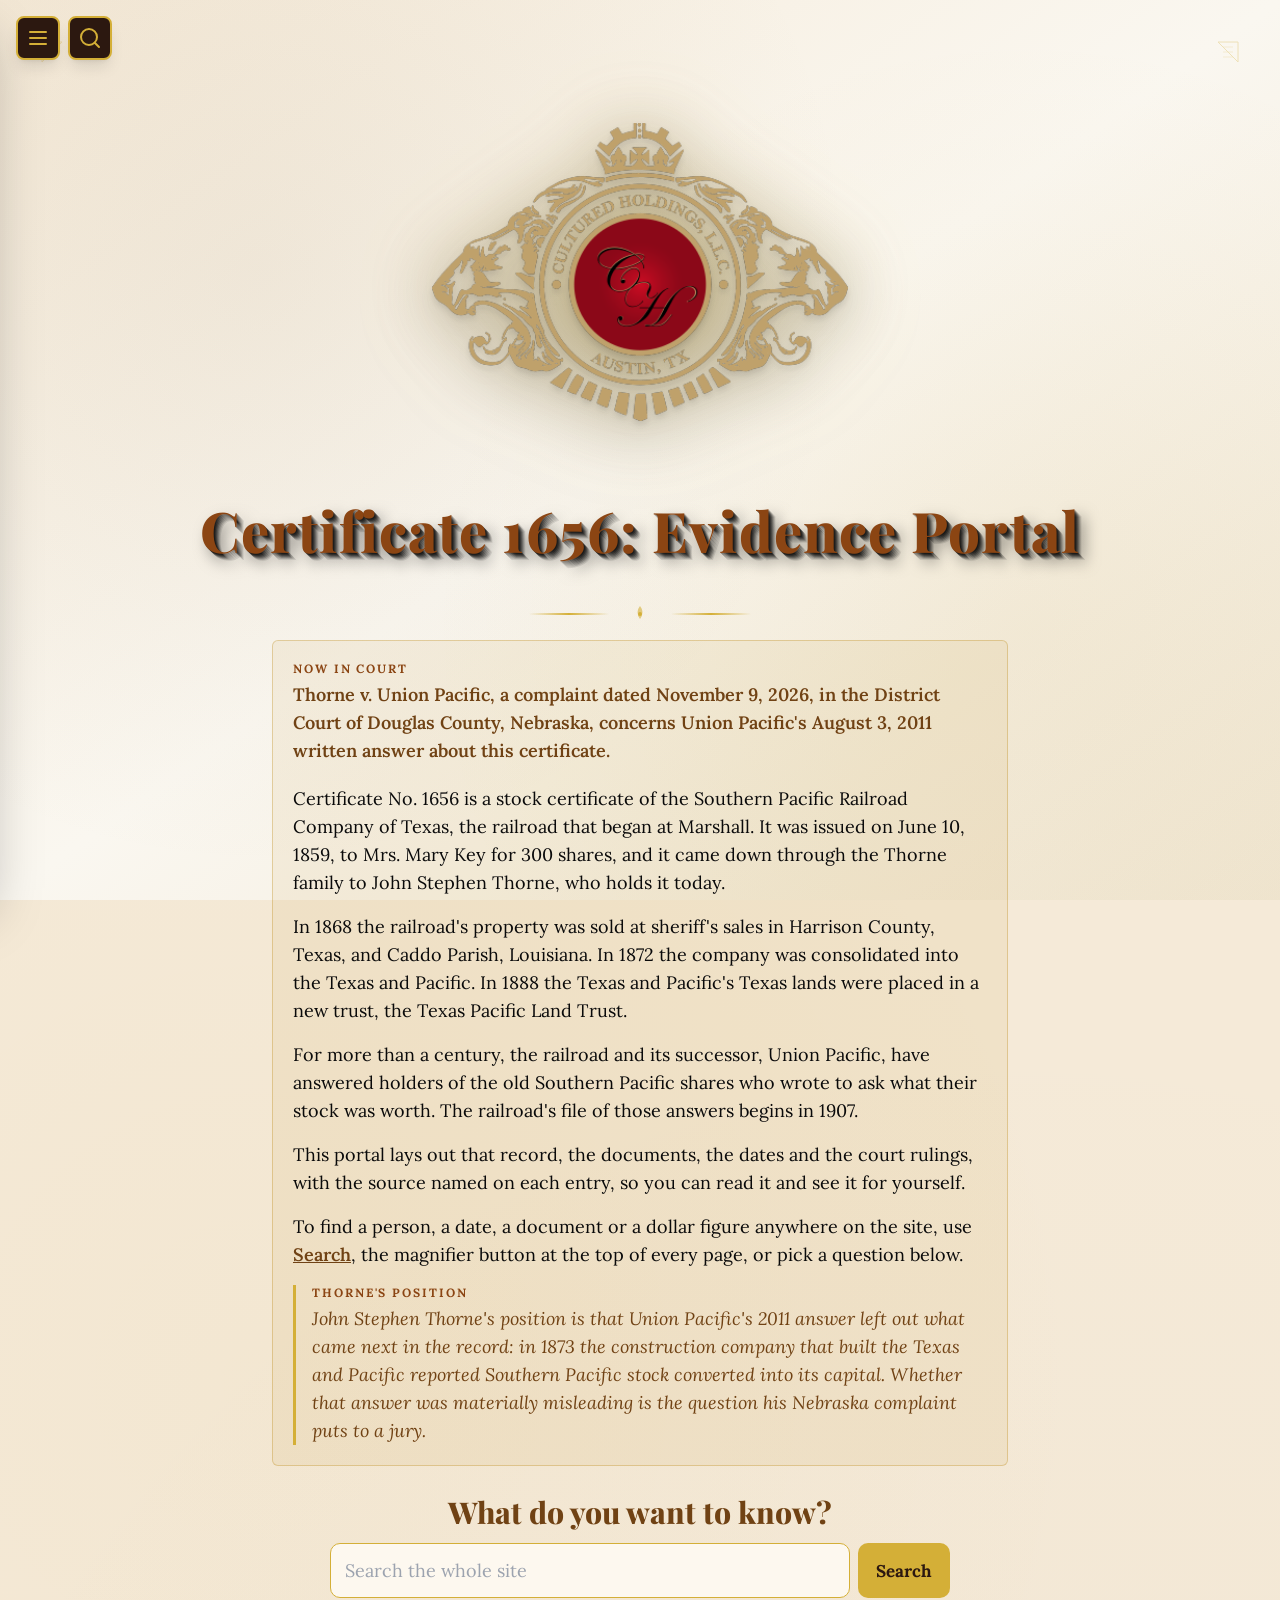
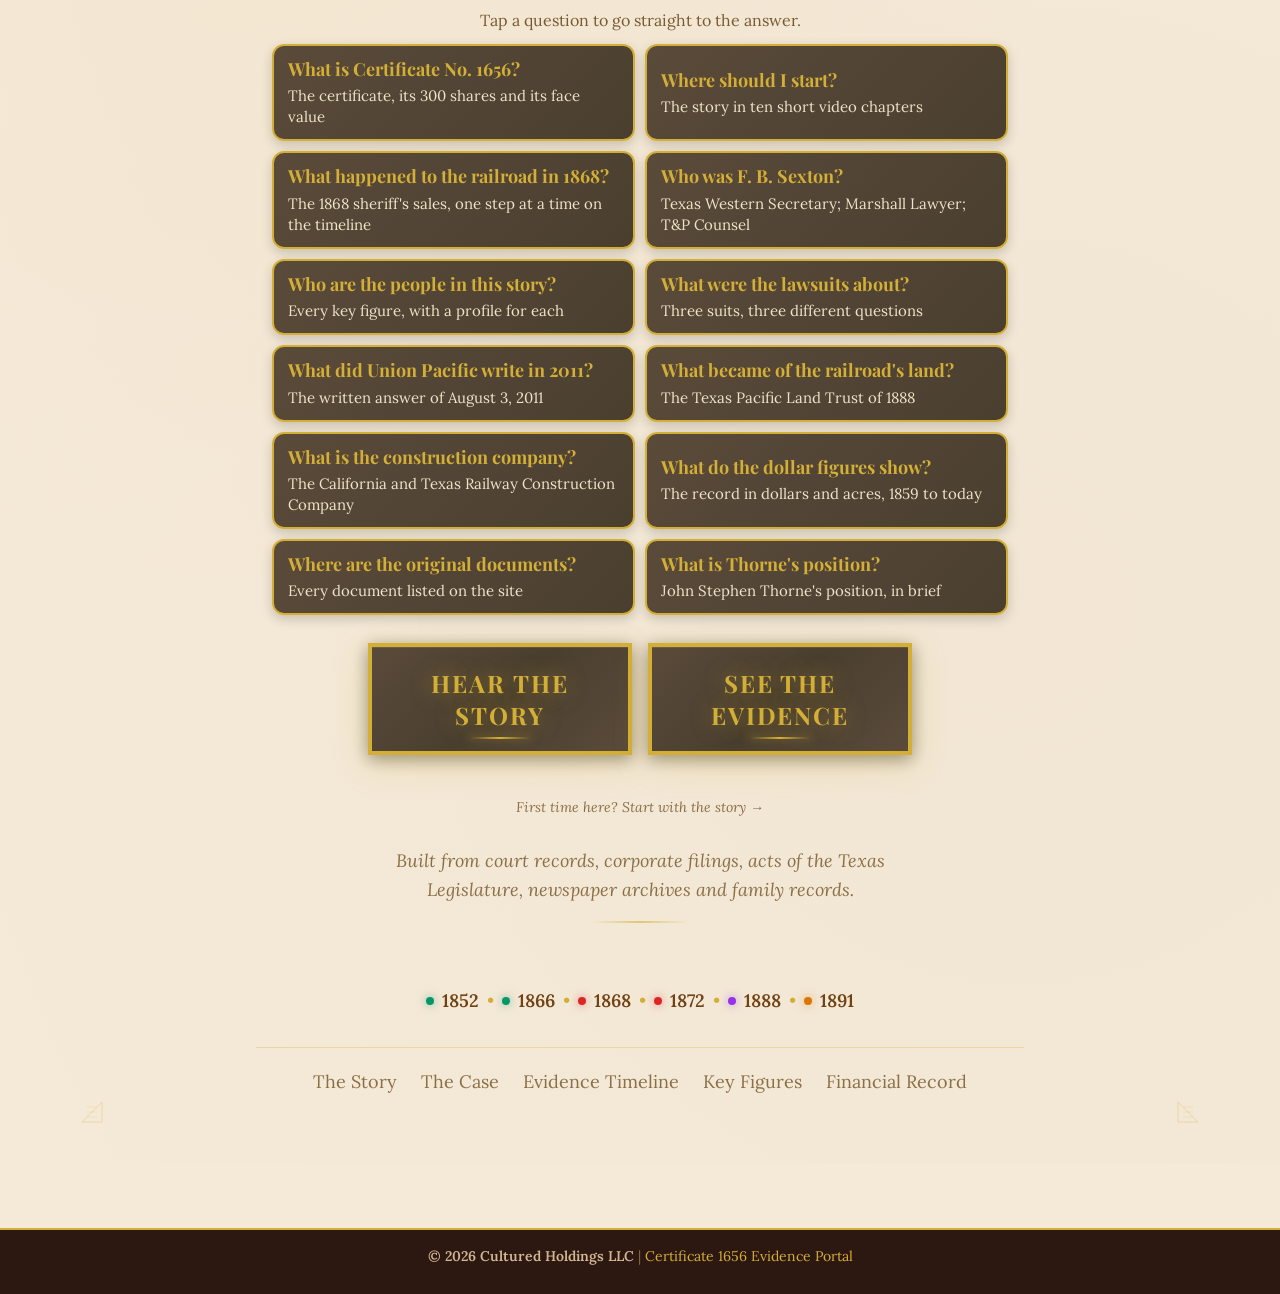
<file: index.html>
<!DOCTYPE html>
<html lang="en">
<head>
<meta charset="utf-8">
<meta name="viewport" content="width=device-width, initial-scale=1.0, viewport-fit=cover">
<meta name="theme-color" content="#C9A962">
<meta name="apple-mobile-web-app-capable" content="yes">
<meta name="apple-mobile-web-app-status-bar-style" content="black-translucent">
<meta name="apple-mobile-web-app-title" content="Lexi Vault">
<title>LexiVault</title>
<script>(function(){var B=["mocktrial","mocktrial_museum","warroomprecedents","warroomprecedentscontent","judgesroadmap","casesummarypdf","damagescalculation","meetingreadinessreport","agentconsole","bulkapprovals","category","dataaudit","databrowser","datadump","dataexport","documentinventory","documentview","lexivaultdatafix","missingdocumentsreport","referencedocuments","tagimporter","uploadchecklist","fourlayers","threelayers","laws","entityrelationships","batesindex","databrowser","documentviewer","certificatechainofcustody","timeline"];function bad(u){try{var p=new URL(u,location.href).pathname.replace(/^\//,"").split("/")[0].toLowerCase();return B.indexOf(p)>-1}catch(e){return false}}var M={};function dest(u){try{var p=new URL(u,location.href).pathname.replace(/^\//,"").split("/")[0].toLowerCase();return M[p]||null}catch(e){return null}}if(dest(location.href))history.replaceState(null,"",dest(location.href));else if(bad(location.href))history.replaceState(null,"","/Dashboard");["pushState","replaceState"].forEach(function(k){var o=history[k];history[k]=function(s,t,u){if(u&&dest(u))u=dest(u);else if(u&&bad(u))u="/Dashboard";return o.call(this,s,t,u)}})})();</script><link rel="manifest" href="/manifest.json">
<link rel="apple-touch-icon" href="/media/5ee737a0a_icon-180x180.png">
<link rel="icon" href="/media/5ee737a0a_icon-180x180.png">
<link rel="stylesheet" href="/assets/index-FBQChlht.css">
<script src="/case.js"></script>
<script src="/timeline-data.js"></script>
<script src="/timeline.js"></script>
<script src="/tl-enhance.js"></script>
<script src="/search.js"></script>
<script src="/data.js"></script>
<script>(function(){var s=document.createElement('script');s.type='module';s.src=window.__LVBASE+'assets/index-DK57EgVU.js';window.__LVMOD=s;})();</script>
<script src="/shim.js"></script>
<script>document.head.appendChild(window.__LVMOD);</script>
</head>
<body><div id="root"></div></body>
</html>
</file>
<file: assets/index-FBQChlht.css>
*,:before,:after{--tw-border-spacing-x: 0;--tw-border-spacing-y: 0;--tw-translate-x: 0;--tw-translate-y: 0;--tw-rotate: 0;--tw-skew-x: 0;--tw-skew-y: 0;--tw-scale-x: 1;--tw-scale-y: 1;--tw-pan-x: ;--tw-pan-y: ;--tw-pinch-zoom: ;--tw-scroll-snap-strictness: proximity;--tw-gradient-from-position: ;--tw-gradient-via-position: ;--tw-gradient-to-position: ;--tw-ordinal: ;--tw-slashed-zero: ;--tw-numeric-figure: ;--tw-numeric-spacing: ;--tw-numeric-fraction: ;--tw-ring-inset: ;--tw-ring-offset-width: 0px;--tw-ring-offset-color: #fff;--tw-ring-color: rgb(59 130 246 / .5);--tw-ring-offset-shadow: 0 0 #0000;--tw-ring-shadow: 0 0 #0000;--tw-shadow: 0 0 #0000;--tw-shadow-colored: 0 0 #0000;--tw-blur: ;--tw-brightness: ;--tw-contrast: ;--tw-grayscale: ;--tw-hue-rotate: ;--tw-invert: ;--tw-saturate: ;--tw-sepia: ;--tw-drop-shadow: ;--tw-backdrop-blur: ;--tw-backdrop-brightness: ;--tw-backdrop-contrast: ;--tw-backdrop-grayscale: ;--tw-backdrop-hue-rotate: ;--tw-backdrop-invert: ;--tw-backdrop-opacity: ;--tw-backdrop-saturate: ;--tw-backdrop-sepia: ;--tw-contain-size: ;--tw-contain-layout: ;--tw-contain-paint: ;--tw-contain-style: }::backdrop{--tw-border-spacing-x: 0;--tw-border-spacing-y: 0;--tw-translate-x: 0;--tw-translate-y: 0;--tw-rotate: 0;--tw-skew-x: 0;--tw-skew-y: 0;--tw-scale-x: 1;--tw-scale-y: 1;--tw-pan-x: ;--tw-pan-y: ;--tw-pinch-zoom: ;--tw-scroll-snap-strictness: proximity;--tw-gradient-from-position: ;--tw-gradient-via-position: ;--tw-gradient-to-position: ;--tw-ordinal: ;--tw-slashed-zero: ;--tw-numeric-figure: ;--tw-numeric-spacing: ;--tw-numeric-fraction: ;--tw-ring-inset: ;--tw-ring-offset-width: 0px;--tw-ring-offset-color: #fff;--tw-ring-color: rgb(59 130 246 / .5);--tw-ring-offset-shadow: 0 0 #0000;--tw-ring-shadow: 0 0 #0000;--tw-shadow: 0 0 #0000;--tw-shadow-colored: 0 0 #0000;--tw-blur: ;--tw-brightness: ;--tw-contrast: ;--tw-grayscale: ;--tw-hue-rotate: ;--tw-invert: ;--tw-saturate: ;--tw-sepia: ;--tw-drop-shadow: ;--tw-backdrop-blur: ;--tw-backdrop-brightness: ;--tw-backdrop-contrast: ;--tw-backdrop-grayscale: ;--tw-backdrop-hue-rotate: ;--tw-backdrop-invert: ;--tw-backdrop-opacity: ;--tw-backdrop-saturate: ;--tw-backdrop-sepia: ;--tw-contain-size: ;--tw-contain-layout: ;--tw-contain-paint: ;--tw-contain-style: }*,:before,:after{box-sizing:border-box;border-width:0;border-style:solid;border-color:#e5e7eb}:before,:after{--tw-content: ""}html,:host{line-height:1.5;-webkit-text-size-adjust:100%;-moz-tab-size:4;-o-tab-size:4;tab-size:4;font-family:ui-sans-serif,system-ui,sans-serif,"Apple Color Emoji","Segoe UI Emoji",Segoe UI Symbol,"Noto Color Emoji";font-feature-settings:normal;font-variation-settings:normal;-webkit-tap-highlight-color:transparent}body{margin:0;line-height:inherit}hr{height:0;color:inherit;border-top-width:1px}abbr:where([title]){-webkit-text-decoration:underline dotted;text-decoration:underline dotted}h1,h2,h3,h4,h5,h6{font-size:inherit;font-weight:inherit}a{color:inherit;text-decoration:inherit}b,strong{font-weight:bolder}code,kbd,samp,pre{font-family:ui-monospace,SFMono-Regular,Menlo,Monaco,Consolas,Liberation Mono,Courier New,monospace;font-feature-settings:normal;font-variation-settings:normal;font-size:1em}small{font-size:80%}sub,sup{font-size:75%;line-height:0;position:relative;vertical-align:baseline}sub{bottom:-.25em}sup{top:-.5em}table{text-indent:0;border-color:inherit;border-collapse:collapse}button,input,optgroup,select,textarea{font-family:inherit;font-feature-settings:inherit;font-variation-settings:inherit;font-size:100%;font-weight:inherit;line-height:inherit;letter-spacing:inherit;color:inherit;margin:0;padding:0}button,select{text-transform:none}button,input:where([type=button]),input:where([type=reset]),input:where([type=submit]){-webkit-appearance:button;background-color:transparent;background-image:none}:-moz-focusring{outline:auto}:-moz-ui-invalid{box-shadow:none}progress{vertical-align:baseline}::-webkit-inner-spin-button,::-webkit-outer-spin-button{height:auto}[type=search]{-webkit-appearance:textfield;outline-offset:-2px}::-webkit-search-decoration{-webkit-appearance:none}::-webkit-file-upload-button{-webkit-appearance:button;font:inherit}summary{display:list-item}blockquote,dl,dd,h1,h2,h3,h4,h5,h6,hr,figure,p,pre{margin:0}fieldset{margin:0;padding:0}legend{padding:0}ol,ul,menu{list-style:none;margin:0;padding:0}dialog{padding:0}textarea{resize:vertical}input::-moz-placeholder,textarea::-moz-placeholder{opacity:1;color:#9ca3af}input::placeholder,textarea::placeholder{opacity:1;color:#9ca3af}button,[role=button]{cursor:pointer}:disabled{cursor:default}img,svg,video,canvas,audio,iframe,embed,object{display:block;vertical-align:middle}img,video{max-width:100%;height:auto}[hidden]:where(:not([hidden=until-found])){display:none}:root{--background: 0 0% 100%;--foreground: 0 0% 3.9%;--card: 0 0% 100%;--card-foreground: 0 0% 3.9%;--popover: 0 0% 100%;--popover-foreground: 0 0% 3.9%;--primary: 0 0% 9%;--primary-foreground: 0 0% 98%;--secondary: 0 0% 96.1%;--secondary-foreground: 0 0% 9%;--muted: 0 0% 96.1%;--muted-foreground: 0 0% 45.1%;--accent: 0 0% 96.1%;--accent-foreground: 0 0% 9%;--destructive: 0 84.2% 60.2%;--destructive-foreground: 0 0% 98%;--border: 0 0% 89.8%;--input: 0 0% 89.8%;--ring: 0 0% 3.9%;--chart-1: 12 76% 61%;--chart-2: 173 58% 39%;--chart-3: 197 37% 24%;--chart-4: 43 74% 66%;--chart-5: 27 87% 67%;--radius: .5rem;--sidebar-background: 0 0% 98%;--sidebar-foreground: 240 5.3% 26.1%;--sidebar-primary: 240 5.9% 10%;--sidebar-primary-foreground: 0 0% 98%;--sidebar-accent: 240 4.8% 95.9%;--sidebar-accent-foreground: 240 5.9% 10%;--sidebar-border: 220 13% 91%;--sidebar-ring: 217.2 91.2% 59.8%}.dark{--background: 0 0% 3.9%;--foreground: 0 0% 98%;--card: 0 0% 3.9%;--card-foreground: 0 0% 98%;--popover: 0 0% 3.9%;--popover-foreground: 0 0% 98%;--primary: 0 0% 98%;--primary-foreground: 0 0% 9%;--secondary: 0 0% 14.9%;--secondary-foreground: 0 0% 98%;--muted: 0 0% 14.9%;--muted-foreground: 0 0% 63.9%;--accent: 0 0% 14.9%;--accent-foreground: 0 0% 98%;--destructive: 0 62.8% 30.6%;--destructive-foreground: 0 0% 98%;--border: 0 0% 14.9%;--input: 0 0% 14.9%;--ring: 0 0% 83.1%;--chart-1: 220 70% 50%;--chart-2: 160 60% 45%;--chart-3: 30 80% 55%;--chart-4: 280 65% 60%;--chart-5: 340 75% 55%;--sidebar-background: 240 5.9% 10%;--sidebar-foreground: 240 4.8% 95.9%;--sidebar-primary: 224.3 76.3% 48%;--sidebar-primary-foreground: 0 0% 100%;--sidebar-accent: 240 3.7% 15.9%;--sidebar-accent-foreground: 240 4.8% 95.9%;--sidebar-border: 240 3.7% 15.9%;--sidebar-ring: 217.2 91.2% 59.8%}*{border-color:hsl(var(--border));outline-color:hsl(var(--ring) / .5)}body{background-color:hsl(var(--background));color:hsl(var(--foreground))}.container{width:100%}@media(min-width:640px){.container{max-width:640px}}@media(min-width:768px){.container{max-width:768px}}@media(min-width:1024px){.container{max-width:1024px}}@media(min-width:1280px){.container{max-width:1280px}}@media(min-width:1536px){.container{max-width:1536px}}.sr-only{position:absolute;width:1px;height:1px;padding:0;margin:-1px;overflow:hidden;clip:rect(0,0,0,0);white-space:nowrap;border-width:0}.pointer-events-none{pointer-events:none}.pointer-events-auto{pointer-events:auto}.visible{visibility:visible}.invisible{visibility:hidden}.collapse{visibility:collapse}.fixed{position:fixed}.absolute{position:absolute}.relative{position:relative}.sticky{position:sticky}.-inset-6{top:-1.5rem;right:-1.5rem;bottom:-1.5rem;left:-1.5rem}.inset-0{top:0;right:0;bottom:0;left:0}.inset-4{top:1rem;right:1rem;bottom:1rem;left:1rem}.inset-x-0{left:0;right:0}.inset-y-0{top:0;bottom:0}.-bottom-12{bottom:-3rem}.-bottom-2{bottom:-.5rem}.-bottom-3{bottom:-.75rem}.-bottom-4{bottom:-1rem}.-bottom-6{bottom:-1.5rem}.-left-12{left:-3rem}.-left-2{left:-.5rem}.-left-3{left:-.75rem}.-left-6{left:-1.5rem}.-right-12{right:-3rem}.-right-2{right:-.5rem}.-right-3{right:-.75rem}.-right-6{right:-1.5rem}.-top-12{top:-3rem}.-top-2{top:-.5rem}.-top-3{top:-.75rem}.-top-6{top:-1.5rem}.bottom-0{bottom:0}.bottom-2{bottom:.5rem}.bottom-3{bottom:.75rem}.bottom-4{bottom:1rem}.bottom-8{bottom:2rem}.left-0{left:0}.left-1{left:.25rem}.left-1\/2{left:50%}.left-2{left:.5rem}.left-3{left:.75rem}.left-4{left:1rem}.left-6{left:1.5rem}.left-8{left:2rem}.left-\[50\%\]{left:50%}.right-0{right:0}.right-1{right:.25rem}.right-2{right:.5rem}.right-3{right:.75rem}.right-4{right:1rem}.right-6{right:1.5rem}.right-8{right:2rem}.top-0{top:0}.top-1{top:.25rem}.top-1\.5{top:.375rem}.top-1\/2{top:50%}.top-2{top:.5rem}.top-3{top:.75rem}.top-3\.5{top:.875rem}.top-4{top:1rem}.top-8{top:2rem}.top-\[1px\]{top:1px}.top-\[50\%\]{top:50%}.top-\[60\%\]{top:60%}.top-full{top:100%}.z-10{z-index:10}.z-20{z-index:20}.z-40{z-index:40}.z-50{z-index:50}.z-\[100\]{z-index:100}.z-\[1\]{z-index:1}.z-\[70\]{z-index:70}.z-\[80\]{z-index:80}.z-\[90\]{z-index:90}.col-span-full{grid-column:1 / -1}.-m-2{margin:-.5rem}.-m-6{margin:-1.5rem}.m-0{margin:0}.-mx-1{margin-left:-.25rem;margin-right:-.25rem}.-mx-4{margin-left:-1rem;margin-right:-1rem}.mx-1{margin-left:.25rem;margin-right:.25rem}.mx-2{margin-left:.5rem;margin-right:.5rem}.mx-3\.5{margin-left:.875rem;margin-right:.875rem}.mx-4{margin-left:1rem;margin-right:1rem}.mx-auto{margin-left:auto;margin-right:auto}.my-0\.5{margin-top:.125rem;margin-bottom:.125rem}.my-1{margin-top:.25rem;margin-bottom:.25rem}.my-8{margin-top:2rem;margin-bottom:2rem}.-mb-0\.5{margin-bottom:-.125rem}.-mb-32{margin-bottom:-8rem}.-ml-16{margin-left:-4rem}.-ml-32{margin-left:-8rem}.-ml-4{margin-left:-1rem}.-mr-32{margin-right:-8rem}.-mr-48{margin-right:-12rem}.-mt-32{margin-top:-8rem}.-mt-4{margin-top:-1rem}.-mt-48{margin-top:-12rem}.mb-0\.5{margin-bottom:.125rem}.mb-1{margin-bottom:.25rem}.mb-10{margin-bottom:2.5rem}.mb-12{margin-bottom:3rem}.mb-16{margin-bottom:4rem}.mb-2{margin-bottom:.5rem}.mb-3{margin-bottom:.75rem}.mb-4{margin-bottom:1rem}.mb-5{margin-bottom:1.25rem}.mb-6{margin-bottom:1.5rem}.mb-8{margin-bottom:2rem}.ml-1{margin-left:.25rem}.ml-10{margin-left:2.5rem}.ml-11{margin-left:2.75rem}.ml-2{margin-left:.5rem}.ml-24{margin-left:6rem}.ml-3{margin-left:.75rem}.ml-4{margin-left:1rem}.ml-auto{margin-left:auto}.mr-1{margin-right:.25rem}.mr-2{margin-right:.5rem}.mr-3{margin-right:.75rem}.mt-0\.5{margin-top:.125rem}.mt-1{margin-top:.25rem}.mt-1\.5{margin-top:.375rem}.mt-10{margin-top:2.5rem}.mt-12{margin-top:3rem}.mt-16{margin-top:4rem}.mt-2{margin-top:.5rem}.mt-24{margin-top:6rem}.mt-3{margin-top:.75rem}.mt-4{margin-top:1rem}.mt-5{margin-top:1.25rem}.mt-6{margin-top:1.5rem}.mt-8{margin-top:2rem}.mt-auto{margin-top:auto}.line-clamp-2{overflow:hidden;display:-webkit-box;-webkit-box-orient:vertical;-webkit-line-clamp:2}.block{display:block}.inline-block{display:inline-block}.inline{display:inline}.flex{display:flex}.inline-flex{display:inline-flex}.table{display:table}.grid{display:grid}.contents{display:contents}.hidden{display:none}.aspect-\[4\/3\]{aspect-ratio:4/3}.aspect-\[8\.5\/11\]{aspect-ratio:8.5/11}.aspect-square{aspect-ratio:1 / 1}.aspect-video{aspect-ratio:16 / 9}.size-4{width:1rem;height:1rem}.h-0\.5{height:.125rem}.h-1{height:.25rem}.h-1\.5{height:.375rem}.h-10{height:2.5rem}.h-12{height:3rem}.h-14{height:3.5rem}.h-16{height:4rem}.h-2{height:.5rem}.h-2\.5{height:.625rem}.h-20{height:5rem}.h-24{height:6rem}.h-28{height:7rem}.h-3{height:.75rem}.h-3\.5{height:.875rem}.h-32{height:8rem}.h-4{height:1rem}.h-40{height:10rem}.h-48{height:12rem}.h-5{height:1.25rem}.h-6{height:1.5rem}.h-64{height:16rem}.h-7{height:1.75rem}.h-8{height:2rem}.h-9{height:2.25rem}.h-96{height:24rem}.h-\[1px\]{height:1px}.h-\[26rem\]{height:26rem}.h-\[85vh\]{height:85vh}.h-\[90vh\]{height:90vh}.h-\[95vh\]{height:95vh}.h-\[var\(--radix-navigation-menu-viewport-height\)\]{height:var(--radix-navigation-menu-viewport-height)}.h-\[var\(--radix-select-trigger-height\)\]{height:var(--radix-select-trigger-height)}.h-auto{height:auto}.h-full{height:100%}.h-px{height:1px}.h-svh{height:100svh}.max-h-32{max-height:8rem}.max-h-40{max-height:10rem}.max-h-48{max-height:12rem}.max-h-60{max-height:15rem}.max-h-64{max-height:16rem}.max-h-80{max-height:20rem}.max-h-96{max-height:24rem}.max-h-\[300px\]{max-height:300px}.max-h-\[500px\]{max-height:500px}.max-h-\[80vh\]{max-height:80vh}.max-h-\[90vh\]{max-height:90vh}.max-h-\[calc\(100vh-300px\)\]{max-height:calc(100vh - 300px)}.max-h-full{max-height:100%}.max-h-screen{max-height:100vh}.min-h-0{min-height:0px}.min-h-\[60px\]{min-height:60px}.min-h-screen{min-height:100vh}.min-h-svh{min-height:100svh}.w-0{width:0px}.w-0\.5{width:.125rem}.w-1{width:.25rem}.w-10{width:2.5rem}.w-11{width:2.75rem}.w-12{width:3rem}.w-14{width:3.5rem}.w-16{width:4rem}.w-2{width:.5rem}.w-2\.5{width:.625rem}.w-20{width:5rem}.w-24{width:6rem}.w-3{width:.75rem}.w-3\.5{width:.875rem}.w-3\/4{width:75%}.w-32{width:8rem}.w-4{width:1rem}.w-40{width:10rem}.w-5{width:1.25rem}.w-6{width:1.5rem}.w-64{width:16rem}.w-7{width:1.75rem}.w-72{width:18rem}.w-8{width:2rem}.w-80{width:20rem}.w-9{width:2.25rem}.w-96{width:24rem}.w-\[--sidebar-width\]{width:var(--sidebar-width)}.w-\[100px\]{width:100px}.w-\[1px\]{width:1px}.w-\[26rem\]{width:26rem}.w-\[600px\]{width:600px}.w-\[900px\]{width:900px}.w-auto{width:auto}.w-fit{width:-moz-fit-content;width:fit-content}.w-full{width:100%}.w-max{width:-moz-max-content;width:max-content}.w-px{width:1px}.min-w-0{min-width:0px}.min-w-10{min-width:2.5rem}.min-w-5{min-width:1.25rem}.min-w-8{min-width:2rem}.min-w-9{min-width:2.25rem}.min-w-\[12rem\]{min-width:12rem}.min-w-\[48px\]{min-width:48px}.min-w-\[60px\]{min-width:60px}.min-w-\[8rem\]{min-width:8rem}.min-w-\[var\(--radix-select-trigger-width\)\]{min-width:var(--radix-select-trigger-width)}.max-w-20{max-width:5rem}.max-w-2xl{max-width:42rem}.max-w-3xl{max-width:48rem}.max-w-4xl{max-width:56rem}.max-w-5xl{max-width:64rem}.max-w-6xl{max-width:72rem}.max-w-7xl{max-width:80rem}.max-w-\[--skeleton-width\]{max-width:var(--skeleton-width)}.max-w-\[60px\]{max-width:60px}.max-w-\[95vw\]{max-width:95vw}.max-w-full{max-width:100%}.max-w-lg{max-width:32rem}.max-w-max{max-width:-moz-max-content;max-width:max-content}.max-w-md{max-width:28rem}.max-w-none{max-width:none}.max-w-xl{max-width:36rem}.max-w-xs{max-width:20rem}.flex-1{flex:1 1 0%}.flex-shrink{flex-shrink:1}.flex-shrink-0,.shrink-0{flex-shrink:0}.grow{flex-grow:1}.grow-0{flex-grow:0}.basis-full{flex-basis:100%}.caption-bottom{caption-side:bottom}.border-collapse{border-collapse:collapse}.-translate-x-1\/2{--tw-translate-x: -50%;transform:translate(var(--tw-translate-x),var(--tw-translate-y)) rotate(var(--tw-rotate)) skew(var(--tw-skew-x)) skewY(var(--tw-skew-y)) scaleX(var(--tw-scale-x)) scaleY(var(--tw-scale-y))}.-translate-x-full{--tw-translate-x: -100%;transform:translate(var(--tw-translate-x),var(--tw-translate-y)) rotate(var(--tw-rotate)) skew(var(--tw-skew-x)) skewY(var(--tw-skew-y)) scaleX(var(--tw-scale-x)) scaleY(var(--tw-scale-y))}.-translate-x-px{--tw-translate-x: -1px;transform:translate(var(--tw-translate-x),var(--tw-translate-y)) rotate(var(--tw-rotate)) skew(var(--tw-skew-x)) skewY(var(--tw-skew-y)) scaleX(var(--tw-scale-x)) scaleY(var(--tw-scale-y))}.-translate-y-1\/2{--tw-translate-y: -50%;transform:translate(var(--tw-translate-x),var(--tw-translate-y)) rotate(var(--tw-rotate)) skew(var(--tw-skew-x)) skewY(var(--tw-skew-y)) scaleX(var(--tw-scale-x)) scaleY(var(--tw-scale-y))}.translate-x-0{--tw-translate-x: 0px;transform:translate(var(--tw-translate-x),var(--tw-translate-y)) rotate(var(--tw-rotate)) skew(var(--tw-skew-x)) skewY(var(--tw-skew-y)) scaleX(var(--tw-scale-x)) scaleY(var(--tw-scale-y))}.translate-x-0\.5{--tw-translate-x: .125rem;transform:translate(var(--tw-translate-x),var(--tw-translate-y)) rotate(var(--tw-rotate)) skew(var(--tw-skew-x)) skewY(var(--tw-skew-y)) scaleX(var(--tw-scale-x)) scaleY(var(--tw-scale-y))}.translate-x-1{--tw-translate-x: .25rem;transform:translate(var(--tw-translate-x),var(--tw-translate-y)) rotate(var(--tw-rotate)) skew(var(--tw-skew-x)) skewY(var(--tw-skew-y)) scaleX(var(--tw-scale-x)) scaleY(var(--tw-scale-y))}.translate-x-5{--tw-translate-x: 1.25rem;transform:translate(var(--tw-translate-x),var(--tw-translate-y)) rotate(var(--tw-rotate)) skew(var(--tw-skew-x)) skewY(var(--tw-skew-y)) scaleX(var(--tw-scale-x)) scaleY(var(--tw-scale-y))}.translate-x-\[-50\%\]{--tw-translate-x: -50%;transform:translate(var(--tw-translate-x),var(--tw-translate-y)) rotate(var(--tw-rotate)) skew(var(--tw-skew-x)) skewY(var(--tw-skew-y)) scaleX(var(--tw-scale-x)) scaleY(var(--tw-scale-y))}.translate-x-px{--tw-translate-x: 1px;transform:translate(var(--tw-translate-x),var(--tw-translate-y)) rotate(var(--tw-rotate)) skew(var(--tw-skew-x)) skewY(var(--tw-skew-y)) scaleX(var(--tw-scale-x)) scaleY(var(--tw-scale-y))}.translate-y-1{--tw-translate-y: .25rem;transform:translate(var(--tw-translate-x),var(--tw-translate-y)) rotate(var(--tw-rotate)) skew(var(--tw-skew-x)) skewY(var(--tw-skew-y)) scaleX(var(--tw-scale-x)) scaleY(var(--tw-scale-y))}.translate-y-\[-50\%\]{--tw-translate-y: -50%;transform:translate(var(--tw-translate-x),var(--tw-translate-y)) rotate(var(--tw-rotate)) skew(var(--tw-skew-x)) skewY(var(--tw-skew-y)) scaleX(var(--tw-scale-x)) scaleY(var(--tw-scale-y))}.-rotate-90{--tw-rotate: -90deg;transform:translate(var(--tw-translate-x),var(--tw-translate-y)) rotate(var(--tw-rotate)) skew(var(--tw-skew-x)) skewY(var(--tw-skew-y)) scaleX(var(--tw-scale-x)) scaleY(var(--tw-scale-y))}.rotate-0{--tw-rotate: 0deg;transform:translate(var(--tw-translate-x),var(--tw-translate-y)) rotate(var(--tw-rotate)) skew(var(--tw-skew-x)) skewY(var(--tw-skew-y)) scaleX(var(--tw-scale-x)) scaleY(var(--tw-scale-y))}.rotate-180{--tw-rotate: 180deg;transform:translate(var(--tw-translate-x),var(--tw-translate-y)) rotate(var(--tw-rotate)) skew(var(--tw-skew-x)) skewY(var(--tw-skew-y)) scaleX(var(--tw-scale-x)) scaleY(var(--tw-scale-y))}.rotate-45{--tw-rotate: 45deg;transform:translate(var(--tw-translate-x),var(--tw-translate-y)) rotate(var(--tw-rotate)) skew(var(--tw-skew-x)) skewY(var(--tw-skew-y)) scaleX(var(--tw-scale-x)) scaleY(var(--tw-scale-y))}.rotate-90{--tw-rotate: 90deg;transform:translate(var(--tw-translate-x),var(--tw-translate-y)) rotate(var(--tw-rotate)) skew(var(--tw-skew-x)) skewY(var(--tw-skew-y)) scaleX(var(--tw-scale-x)) scaleY(var(--tw-scale-y))}.transform{transform:translate(var(--tw-translate-x),var(--tw-translate-y)) rotate(var(--tw-rotate)) skew(var(--tw-skew-x)) skewY(var(--tw-skew-y)) scaleX(var(--tw-scale-x)) scaleY(var(--tw-scale-y))}@keyframes pulse{50%{opacity:.5}}.animate-pulse{animation:pulse 2s cubic-bezier(.4,0,.6,1) infinite}@keyframes spin{to{transform:rotate(360deg)}}.animate-spin{animation:spin 1s linear infinite}.cursor-default{cursor:default}.cursor-move{cursor:move}.cursor-not-allowed{cursor:not-allowed}.cursor-pointer{cursor:pointer}.touch-none{touch-action:none}.select-none{-webkit-user-select:none;-moz-user-select:none;user-select:none}.resize-none{resize:none}.resize{resize:both}.list-inside{list-style-position:inside}.list-disc{list-style-type:disc}.list-none{list-style-type:none}.grid-cols-1{grid-template-columns:repeat(1,minmax(0,1fr))}.grid-cols-2{grid-template-columns:repeat(2,minmax(0,1fr))}.grid-cols-3{grid-template-columns:repeat(3,minmax(0,1fr))}.grid-cols-4{grid-template-columns:repeat(4,minmax(0,1fr))}.grid-cols-5{grid-template-columns:repeat(5,minmax(0,1fr))}.flex-row{flex-direction:row}.flex-col{flex-direction:column}.flex-col-reverse{flex-direction:column-reverse}.flex-wrap{flex-wrap:wrap}.items-start{align-items:flex-start}.items-end{align-items:flex-end}.items-center{align-items:center}.items-stretch{align-items:stretch}.justify-start{justify-content:flex-start}.justify-end{justify-content:flex-end}.justify-center{justify-content:center}.justify-between{justify-content:space-between}.gap-0{gap:0px}.gap-1{gap:.25rem}.gap-1\.5{gap:.375rem}.gap-12{gap:3rem}.gap-2{gap:.5rem}.gap-3{gap:.75rem}.gap-4{gap:1rem}.gap-6{gap:1.5rem}.gap-8{gap:2rem}.gap-x-6{-moz-column-gap:1.5rem;column-gap:1.5rem}.gap-y-2{row-gap:.5rem}.space-x-1>:not([hidden])~:not([hidden]){--tw-space-x-reverse: 0;margin-right:calc(.25rem * var(--tw-space-x-reverse));margin-left:calc(.25rem * calc(1 - var(--tw-space-x-reverse)))}.space-x-3>:not([hidden])~:not([hidden]){--tw-space-x-reverse: 0;margin-right:calc(.75rem * var(--tw-space-x-reverse));margin-left:calc(.75rem * calc(1 - var(--tw-space-x-reverse)))}.space-x-4>:not([hidden])~:not([hidden]){--tw-space-x-reverse: 0;margin-right:calc(1rem * var(--tw-space-x-reverse));margin-left:calc(1rem * calc(1 - var(--tw-space-x-reverse)))}.space-y-0\.5>:not([hidden])~:not([hidden]){--tw-space-y-reverse: 0;margin-top:calc(.125rem * calc(1 - var(--tw-space-y-reverse)));margin-bottom:calc(.125rem * var(--tw-space-y-reverse))}.space-y-1>:not([hidden])~:not([hidden]){--tw-space-y-reverse: 0;margin-top:calc(.25rem * calc(1 - var(--tw-space-y-reverse)));margin-bottom:calc(.25rem * var(--tw-space-y-reverse))}.space-y-1\.5>:not([hidden])~:not([hidden]){--tw-space-y-reverse: 0;margin-top:calc(.375rem * calc(1 - var(--tw-space-y-reverse)));margin-bottom:calc(.375rem * var(--tw-space-y-reverse))}.space-y-14>:not([hidden])~:not([hidden]){--tw-space-y-reverse: 0;margin-top:calc(3.5rem * calc(1 - var(--tw-space-y-reverse)));margin-bottom:calc(3.5rem * var(--tw-space-y-reverse))}.space-y-2>:not([hidden])~:not([hidden]){--tw-space-y-reverse: 0;margin-top:calc(.5rem * calc(1 - var(--tw-space-y-reverse)));margin-bottom:calc(.5rem * var(--tw-space-y-reverse))}.space-y-3>:not([hidden])~:not([hidden]){--tw-space-y-reverse: 0;margin-top:calc(.75rem * calc(1 - var(--tw-space-y-reverse)));margin-bottom:calc(.75rem * var(--tw-space-y-reverse))}.space-y-4>:not([hidden])~:not([hidden]){--tw-space-y-reverse: 0;margin-top:calc(1rem * calc(1 - var(--tw-space-y-reverse)));margin-bottom:calc(1rem * var(--tw-space-y-reverse))}.space-y-5>:not([hidden])~:not([hidden]){--tw-space-y-reverse: 0;margin-top:calc(1.25rem * calc(1 - var(--tw-space-y-reverse)));margin-bottom:calc(1.25rem * var(--tw-space-y-reverse))}.space-y-6>:not([hidden])~:not([hidden]){--tw-space-y-reverse: 0;margin-top:calc(1.5rem * calc(1 - var(--tw-space-y-reverse)));margin-bottom:calc(1.5rem * var(--tw-space-y-reverse))}.space-y-8>:not([hidden])~:not([hidden]){--tw-space-y-reverse: 0;margin-top:calc(2rem * calc(1 - var(--tw-space-y-reverse)));margin-bottom:calc(2rem * var(--tw-space-y-reverse))}.divide-y>:not([hidden])~:not([hidden]){--tw-divide-y-reverse: 0;border-top-width:calc(1px * calc(1 - var(--tw-divide-y-reverse)));border-bottom-width:calc(1px * var(--tw-divide-y-reverse))}.divide-\[\#8b6f47\]\/20>:not([hidden])~:not([hidden]){border-color:#8b6f4733}.overflow-auto{overflow:auto}.overflow-hidden{overflow:hidden}.overflow-visible{overflow:visible}.overflow-x-auto{overflow-x:auto}.overflow-y-auto{overflow-y:auto}.overflow-x-hidden{overflow-x:hidden}.overflow-y-hidden{overflow-y:hidden}.truncate{overflow:hidden;text-overflow:ellipsis;white-space:nowrap}.whitespace-nowrap{white-space:nowrap}.whitespace-pre-line{white-space:pre-line}.whitespace-pre-wrap{white-space:pre-wrap}.break-words{overflow-wrap:break-word}.rounded{border-radius:.25rem}.rounded-2xl{border-radius:1rem}.rounded-\[2px\]{border-radius:2px}.rounded-\[inherit\]{border-radius:inherit}.rounded-full{border-radius:9999px}.rounded-lg{border-radius:var(--radius)}.rounded-md{border-radius:calc(var(--radius) - 2px)}.rounded-sm{border-radius:calc(var(--radius) - 4px)}.rounded-xl{border-radius:.75rem}.rounded-b-lg{border-bottom-right-radius:var(--radius);border-bottom-left-radius:var(--radius)}.rounded-l{border-top-left-radius:.25rem;border-bottom-left-radius:.25rem}.rounded-r{border-top-right-radius:.25rem;border-bottom-right-radius:.25rem}.rounded-r-lg{border-top-right-radius:var(--radius);border-bottom-right-radius:var(--radius)}.rounded-t-\[10px\]{border-top-left-radius:10px;border-top-right-radius:10px}.rounded-t-lg{border-top-left-radius:var(--radius);border-top-right-radius:var(--radius)}.rounded-tl-sm{border-top-left-radius:calc(var(--radius) - 4px)}.border{border-width:1px}.border-0{border-width:0px}.border-2{border-width:2px}.border-4{border-width:4px}.border-\[1\.5px\]{border-width:1.5px}.border-y{border-top-width:1px;border-bottom-width:1px}.border-b{border-bottom-width:1px}.border-b-2{border-bottom-width:2px}.border-b-4{border-bottom-width:4px}.border-l{border-left-width:1px}.border-l-2{border-left-width:2px}.border-l-4{border-left-width:4px}.border-r{border-right-width:1px}.border-r-2{border-right-width:2px}.border-r-4{border-right-width:4px}.border-t{border-top-width:1px}.border-t-2{border-top-width:2px}.border-t-4{border-top-width:4px}.border-dashed{border-style:dashed}.border-none{border-style:none}.border-\[\#16A34A\]{--tw-border-opacity: 1;border-color:rgb(22 163 74 / var(--tw-border-opacity, 1))}.border-\[\#1a1a1a\]{--tw-border-opacity: 1;border-color:rgb(26 26 26 / var(--tw-border-opacity, 1))}.border-\[\#2E4A62\]{--tw-border-opacity: 1;border-color:rgb(46 74 98 / var(--tw-border-opacity, 1))}.border-\[\#2a2a2a\]{--tw-border-opacity: 1;border-color:rgb(42 42 42 / var(--tw-border-opacity, 1))}.border-\[\#2a2a2d\]{--tw-border-opacity: 1;border-color:rgb(42 42 45 / var(--tw-border-opacity, 1))}.border-\[\#2c1810\]{--tw-border-opacity: 1;border-color:rgb(44 24 16 / var(--tw-border-opacity, 1))}.border-\[\#333\]{--tw-border-opacity: 1;border-color:rgb(51 51 51 / var(--tw-border-opacity, 1))}.border-\[\#3a2a1a\]{--tw-border-opacity: 1;border-color:rgb(58 42 26 / var(--tw-border-opacity, 1))}.border-\[\#3e2723\]{--tw-border-opacity: 1;border-color:rgb(62 39 35 / var(--tw-border-opacity, 1))}.border-\[\#444\]{--tw-border-opacity: 1;border-color:rgb(68 68 68 / var(--tw-border-opacity, 1))}.border-\[\#5a4a3a\]{--tw-border-opacity: 1;border-color:rgb(90 74 58 / var(--tw-border-opacity, 1))}.border-\[\#704214\]{--tw-border-opacity: 1;border-color:rgb(112 66 20 / var(--tw-border-opacity, 1))}.border-\[\#704214\]\/30{border-color:#7042144d}.border-\[\#8B0000\]{--tw-border-opacity: 1;border-color:rgb(139 0 0 / var(--tw-border-opacity, 1))}.border-\[\#8B7355\]{--tw-border-opacity: 1;border-color:rgb(139 115 85 / var(--tw-border-opacity, 1))}.border-\[\#8b6f47\]{--tw-border-opacity: 1;border-color:rgb(139 111 71 / var(--tw-border-opacity, 1))}.border-\[\#8b6f47\]\/15{border-color:#8b6f4726}.border-\[\#8b6f47\]\/20{border-color:#8b6f4733}.border-\[\#8b6f47\]\/30{border-color:#8b6f474d}.border-\[\#8b6f47\]\/40{border-color:#8b6f4766}.border-\[\#8b6f47\]\/50{border-color:#8b6f4780}.border-\[\#C9A962\]{--tw-border-opacity: 1;border-color:rgb(201 169 98 / var(--tw-border-opacity, 1))}.border-\[\#C9A962\]\/20{border-color:#c9a96233}.border-\[\#C9A962\]\/30{border-color:#c9a9624d}.border-\[\#C9A962\]\/40{border-color:#c9a96266}.border-\[\#C9A962\]\/50{border-color:#c9a96280}.border-\[\#D4A574\]{--tw-border-opacity: 1;border-color:rgb(212 165 116 / var(--tw-border-opacity, 1))}.border-\[\#D4AF37\]{--tw-border-opacity: 1;border-color:rgb(212 175 55 / var(--tw-border-opacity, 1))}.border-\[\#D4AF37\]\/15{border-color:#d4af3726}.border-\[\#D4AF37\]\/20{border-color:#d4af3733}.border-\[\#D4AF37\]\/30{border-color:#d4af374d}.border-\[\#D4AF37\]\/40{border-color:#d4af3766}.border-\[\#D4AF37\]\/50{border-color:#d4af3780}.border-\[\#D4AF37\]\/60{border-color:#d4af3799}.border-\[\#DAA520\]{--tw-border-opacity: 1;border-color:rgb(218 165 32 / var(--tw-border-opacity, 1))}.border-\[\#DC2626\]{--tw-border-opacity: 1;border-color:rgb(220 38 38 / var(--tw-border-opacity, 1))}.border-\[\#FFD700\]{--tw-border-opacity: 1;border-color:rgb(255 215 0 / var(--tw-border-opacity, 1))}.border-\[\#b8860b\]{--tw-border-opacity: 1;border-color:rgb(184 134 11 / var(--tw-border-opacity, 1))}.border-\[\#e0d5c0\]{--tw-border-opacity: 1;border-color:rgb(224 213 192 / var(--tw-border-opacity, 1))}.border-\[\#faf7f0\]{--tw-border-opacity: 1;border-color:rgb(250 247 240 / var(--tw-border-opacity, 1))}.border-\[--color-border\]{border-color:var(--color-border)}.border-amber-200{--tw-border-opacity: 1;border-color:rgb(253 230 138 / var(--tw-border-opacity, 1))}.border-amber-300{--tw-border-opacity: 1;border-color:rgb(252 211 77 / var(--tw-border-opacity, 1))}.border-amber-400{--tw-border-opacity: 1;border-color:rgb(251 191 36 / var(--tw-border-opacity, 1))}.border-amber-600{--tw-border-opacity: 1;border-color:rgb(217 119 6 / var(--tw-border-opacity, 1))}.border-amber-700{--tw-border-opacity: 1;border-color:rgb(180 83 9 / var(--tw-border-opacity, 1))}.border-amber-700\/30{border-color:#b453094d}.border-amber-700\/50{border-color:#b4530980}.border-amber-800\/30{border-color:#92400e4d}.border-amber-800\/50{border-color:#92400e80}.border-amber-900{--tw-border-opacity: 1;border-color:rgb(120 53 15 / var(--tw-border-opacity, 1))}.border-blue-200{--tw-border-opacity: 1;border-color:rgb(191 219 254 / var(--tw-border-opacity, 1))}.border-blue-300{--tw-border-opacity: 1;border-color:rgb(147 197 253 / var(--tw-border-opacity, 1))}.border-blue-400{--tw-border-opacity: 1;border-color:rgb(96 165 250 / var(--tw-border-opacity, 1))}.border-blue-500{--tw-border-opacity: 1;border-color:rgb(59 130 246 / var(--tw-border-opacity, 1))}.border-blue-500\/30{border-color:#3b82f64d}.border-blue-600{--tw-border-opacity: 1;border-color:rgb(37 99 235 / var(--tw-border-opacity, 1))}.border-blue-700{--tw-border-opacity: 1;border-color:rgb(29 78 216 / var(--tw-border-opacity, 1))}.border-blue-900{--tw-border-opacity: 1;border-color:rgb(30 58 138 / var(--tw-border-opacity, 1))}.border-border\/50{border-color:hsl(var(--border) / .5)}.border-destructive{border-color:hsl(var(--destructive))}.border-destructive\/50{border-color:hsl(var(--destructive) / .5)}.border-emerald-200{--tw-border-opacity: 1;border-color:rgb(167 243 208 / var(--tw-border-opacity, 1))}.border-emerald-300{--tw-border-opacity: 1;border-color:rgb(110 231 183 / var(--tw-border-opacity, 1))}.border-emerald-600{--tw-border-opacity: 1;border-color:rgb(5 150 105 / var(--tw-border-opacity, 1))}.border-emerald-800\/30{border-color:#065f464d}.border-emerald-800\/50{border-color:#065f4680}.border-gray-200{--tw-border-opacity: 1;border-color:rgb(229 231 235 / var(--tw-border-opacity, 1))}.border-gray-300{--tw-border-opacity: 1;border-color:rgb(209 213 219 / var(--tw-border-opacity, 1))}.border-gray-700{--tw-border-opacity: 1;border-color:rgb(55 65 81 / var(--tw-border-opacity, 1))}.border-green-200{--tw-border-opacity: 1;border-color:rgb(187 247 208 / var(--tw-border-opacity, 1))}.border-green-300{--tw-border-opacity: 1;border-color:rgb(134 239 172 / var(--tw-border-opacity, 1))}.border-green-500{--tw-border-opacity: 1;border-color:rgb(34 197 94 / var(--tw-border-opacity, 1))}.border-green-500\/30{border-color:#22c55e4d}.border-green-600{--tw-border-opacity: 1;border-color:rgb(22 163 74 / var(--tw-border-opacity, 1))}.border-green-700{--tw-border-opacity: 1;border-color:rgb(21 128 61 / var(--tw-border-opacity, 1))}.border-green-700\/30{border-color:#15803d4d}.border-green-800\/30{border-color:#1665344d}.border-green-800\/50{border-color:#16653480}.border-green-900{--tw-border-opacity: 1;border-color:rgb(20 83 45 / var(--tw-border-opacity, 1))}.border-input{border-color:hsl(var(--input))}.border-orange-200{--tw-border-opacity: 1;border-color:rgb(254 215 170 / var(--tw-border-opacity, 1))}.border-orange-300{--tw-border-opacity: 1;border-color:rgb(253 186 116 / var(--tw-border-opacity, 1))}.border-orange-500{--tw-border-opacity: 1;border-color:rgb(249 115 22 / var(--tw-border-opacity, 1))}.border-orange-600{--tw-border-opacity: 1;border-color:rgb(234 88 12 / var(--tw-border-opacity, 1))}.border-orange-700{--tw-border-opacity: 1;border-color:rgb(194 65 12 / var(--tw-border-opacity, 1))}.border-orange-700\/30{border-color:#c2410c4d}.border-orange-800\/30{border-color:#9a34124d}.border-orange-800\/50{border-color:#9a341280}.border-primary{border-color:hsl(var(--primary))}.border-primary\/50{border-color:hsl(var(--primary) / .5)}.border-purple-200{--tw-border-opacity: 1;border-color:rgb(233 213 255 / var(--tw-border-opacity, 1))}.border-purple-700{--tw-border-opacity: 1;border-color:rgb(126 34 206 / var(--tw-border-opacity, 1))}.border-purple-800\/30{border-color:#6b21a84d}.border-purple-800\/50{border-color:#6b21a880}.border-red-200{--tw-border-opacity: 1;border-color:rgb(254 202 202 / var(--tw-border-opacity, 1))}.border-red-300{--tw-border-opacity: 1;border-color:rgb(252 165 165 / var(--tw-border-opacity, 1))}.border-red-500{--tw-border-opacity: 1;border-color:rgb(239 68 68 / var(--tw-border-opacity, 1))}.border-red-600{--tw-border-opacity: 1;border-color:rgb(220 38 38 / var(--tw-border-opacity, 1))}.border-red-700{--tw-border-opacity: 1;border-color:rgb(185 28 28 / var(--tw-border-opacity, 1))}.border-red-700\/30{border-color:#b91c1c4d}.border-red-800\/30{border-color:#991b1b4d}.border-red-800\/50{border-color:#991b1b80}.border-red-900{--tw-border-opacity: 1;border-color:rgb(127 29 29 / var(--tw-border-opacity, 1))}.border-sidebar-border{border-color:hsl(var(--sidebar-border))}.border-sky-800\/30{border-color:#0759854d}.border-sky-800\/50{border-color:#07598580}.border-slate-100{--tw-border-opacity: 1;border-color:rgb(241 245 249 / var(--tw-border-opacity, 1))}.border-slate-200{--tw-border-opacity: 1;border-color:rgb(226 232 240 / var(--tw-border-opacity, 1))}.border-slate-300{--tw-border-opacity: 1;border-color:rgb(203 213 225 / var(--tw-border-opacity, 1))}.border-slate-400{--tw-border-opacity: 1;border-color:rgb(148 163 184 / var(--tw-border-opacity, 1))}.border-slate-600{--tw-border-opacity: 1;border-color:rgb(71 85 105 / var(--tw-border-opacity, 1))}.border-slate-700{--tw-border-opacity: 1;border-color:rgb(51 65 85 / var(--tw-border-opacity, 1))}.border-slate-900{--tw-border-opacity: 1;border-color:rgb(15 23 42 / var(--tw-border-opacity, 1))}.border-transparent{border-color:transparent}.border-white{--tw-border-opacity: 1;border-color:rgb(255 255 255 / var(--tw-border-opacity, 1))}.border-white\/20{border-color:#fff3}.border-yellow-200{--tw-border-opacity: 1;border-color:rgb(254 240 138 / var(--tw-border-opacity, 1))}.border-yellow-300{--tw-border-opacity: 1;border-color:rgb(253 224 71 / var(--tw-border-opacity, 1))}.border-yellow-500{--tw-border-opacity: 1;border-color:rgb(234 179 8 / var(--tw-border-opacity, 1))}.border-yellow-600{--tw-border-opacity: 1;border-color:rgb(202 138 4 / var(--tw-border-opacity, 1))}.border-yellow-700{--tw-border-opacity: 1;border-color:rgb(161 98 7 / var(--tw-border-opacity, 1))}.border-l-green-600{--tw-border-opacity: 1;border-left-color:rgb(22 163 74 / var(--tw-border-opacity, 1))}.border-l-red-600{--tw-border-opacity: 1;border-left-color:rgb(220 38 38 / var(--tw-border-opacity, 1))}.border-l-transparent{border-left-color:transparent}.border-l-yellow-500{--tw-border-opacity: 1;border-left-color:rgb(234 179 8 / var(--tw-border-opacity, 1))}.border-t-slate-800{--tw-border-opacity: 1;border-top-color:rgb(30 41 59 / var(--tw-border-opacity, 1))}.border-t-transparent{border-top-color:transparent}.border-opacity-30{--tw-border-opacity: .3}.border-opacity-50{--tw-border-opacity: .5}.\!bg-\[\#1a0f0a\]{--tw-bg-opacity: 1 !important;background-color:rgb(26 15 10 / var(--tw-bg-opacity, 1))!important}.bg-\[\#0D0D0F\]{--tw-bg-opacity: 1;background-color:rgb(13 13 15 / var(--tw-bg-opacity, 1))}.bg-\[\#0D0D0F\]\/95{background-color:#0d0d0ff2}.bg-\[\#0a0a0a\]{--tw-bg-opacity: 1;background-color:rgb(10 10 10 / var(--tw-bg-opacity, 1))}.bg-\[\#0a0f1a\]{--tw-bg-opacity: 1;background-color:rgb(10 15 26 / var(--tw-bg-opacity, 1))}.bg-\[\#0a1a0a\]{--tw-bg-opacity: 1;background-color:rgb(10 26 10 / var(--tw-bg-opacity, 1))}.bg-\[\#0d0805\]{--tw-bg-opacity: 1;background-color:rgb(13 8 5 / var(--tw-bg-opacity, 1))}.bg-\[\#0d0906\]{--tw-bg-opacity: 1;background-color:rgb(13 9 6 / var(--tw-bg-opacity, 1))}.bg-\[\#0d0a04\]{--tw-bg-opacity: 1;background-color:rgb(13 10 4 / var(--tw-bg-opacity, 1))}.bg-\[\#0d0d0d\]{--tw-bg-opacity: 1;background-color:rgb(13 13 13 / var(--tw-bg-opacity, 1))}.bg-\[\#0f0a1a\]{--tw-bg-opacity: 1;background-color:rgb(15 10 26 / var(--tw-bg-opacity, 1))}.bg-\[\#111\]{--tw-bg-opacity: 1;background-color:rgb(17 17 17 / var(--tw-bg-opacity, 1))}.bg-\[\#16A34A\]{--tw-bg-opacity: 1;background-color:rgb(22 163 74 / var(--tw-bg-opacity, 1))}.bg-\[\#1a0a0a\]{--tw-bg-opacity: 1;background-color:rgb(26 10 10 / var(--tw-bg-opacity, 1))}.bg-\[\#1a0f0a\]{--tw-bg-opacity: 1;background-color:rgb(26 15 10 / var(--tw-bg-opacity, 1))}.bg-\[\#1a1205\]{--tw-bg-opacity: 1;background-color:rgb(26 18 5 / var(--tw-bg-opacity, 1))}.bg-\[\#1a1410\]{--tw-bg-opacity: 1;background-color:rgb(26 20 16 / var(--tw-bg-opacity, 1))}.bg-\[\#1a1410\]\/20{background-color:#1a141033}.bg-\[\#1a1a1a\]{--tw-bg-opacity: 1;background-color:rgb(26 26 26 / var(--tw-bg-opacity, 1))}.bg-\[\#1a1a2e\]{--tw-bg-opacity: 1;background-color:rgb(26 26 46 / var(--tw-bg-opacity, 1))}.bg-\[\#1e1e1e\]{--tw-bg-opacity: 1;background-color:rgb(30 30 30 / var(--tw-bg-opacity, 1))}.bg-\[\#2a1810\]{--tw-bg-opacity: 1;background-color:rgb(42 24 16 / var(--tw-bg-opacity, 1))}.bg-\[\#2c1810\]{--tw-bg-opacity: 1;background-color:rgb(44 24 16 / var(--tw-bg-opacity, 1))}.bg-\[\#2c1810\]\/30{background-color:#2c18104d}.bg-\[\#2c1810\]\/40{background-color:#2c181066}.bg-\[\#3D2B1F\]{--tw-bg-opacity: 1;background-color:rgb(61 43 31 / var(--tw-bg-opacity, 1))}.bg-\[\#3e2723\]{--tw-bg-opacity: 1;background-color:rgb(62 39 35 / var(--tw-bg-opacity, 1))}.bg-\[\#3e2723\]\/50{background-color:#3e272380}.bg-\[\#444444\],.bg-\[\#444\]{--tw-bg-opacity: 1;background-color:rgb(68 68 68 / var(--tw-bg-opacity, 1))}.bg-\[\#4a3528\]{--tw-bg-opacity: 1;background-color:rgb(74 53 40 / var(--tw-bg-opacity, 1))}.bg-\[\#704214\]{--tw-bg-opacity: 1;background-color:rgb(112 66 20 / var(--tw-bg-opacity, 1))}.bg-\[\#8B0000\]{--tw-bg-opacity: 1;background-color:rgb(139 0 0 / var(--tw-bg-opacity, 1))}.bg-\[\#8B0000\]\/30{background-color:#8b00004d}.bg-\[\#8B7355\]{--tw-bg-opacity: 1;background-color:rgb(139 115 85 / var(--tw-bg-opacity, 1))}.bg-\[\#8b6f47\]{--tw-bg-opacity: 1;background-color:rgb(139 111 71 / var(--tw-bg-opacity, 1))}.bg-\[\#8b6f47\]\/20{background-color:#8b6f4733}.bg-\[\#C9A962\]{--tw-bg-opacity: 1;background-color:rgb(201 169 98 / var(--tw-bg-opacity, 1))}.bg-\[\#C9A962\]\/10{background-color:#c9a9621a}.bg-\[\#C9A962\]\/20{background-color:#c9a96233}.bg-\[\#D4A574\]{--tw-bg-opacity: 1;background-color:rgb(212 165 116 / var(--tw-bg-opacity, 1))}.bg-\[\#D4AF37\]{--tw-bg-opacity: 1;background-color:rgb(212 175 55 / var(--tw-bg-opacity, 1))}.bg-\[\#D4AF37\]\/10{background-color:#d4af371a}.bg-\[\#D4AF37\]\/15{background-color:#d4af3726}.bg-\[\#D4AF37\]\/20{background-color:#d4af3733}.bg-\[\#D4AF37\]\/30{background-color:#d4af374d}.bg-\[\#D4AF37\]\/5{background-color:#d4af370d}.bg-\[\#DC2626\]{--tw-bg-opacity: 1;background-color:rgb(220 38 38 / var(--tw-bg-opacity, 1))}.bg-\[\#E8F5E9\]{--tw-bg-opacity: 1;background-color:rgb(232 245 233 / var(--tw-bg-opacity, 1))}.bg-\[\#FDF6E3\]{--tw-bg-opacity: 1;background-color:rgb(253 246 227 / var(--tw-bg-opacity, 1))}.bg-\[\#FFEBEE\]{--tw-bg-opacity: 1;background-color:rgb(255 235 238 / var(--tw-bg-opacity, 1))}.bg-\[\#cd7f32\]{--tw-bg-opacity: 1;background-color:rgb(205 127 50 / var(--tw-bg-opacity, 1))}.bg-\[\#d4c4b0\]{--tw-bg-opacity: 1;background-color:rgb(212 196 176 / var(--tw-bg-opacity, 1))}.bg-\[\#e0d5c0\]{--tw-bg-opacity: 1;background-color:rgb(224 213 192 / var(--tw-bg-opacity, 1))}.bg-\[\#e8dcc8\]{--tw-bg-opacity: 1;background-color:rgb(232 220 200 / var(--tw-bg-opacity, 1))}.bg-\[\#f5ead8\]{--tw-bg-opacity: 1;background-color:rgb(245 234 216 / var(--tw-bg-opacity, 1))}.bg-\[\#f5ead8\]\/10{background-color:#f5ead81a}.bg-\[\#faf7f0\]{--tw-bg-opacity: 1;background-color:rgb(250 247 240 / var(--tw-bg-opacity, 1))}.bg-\[\#ffe8cc\]{--tw-bg-opacity: 1;background-color:rgb(255 232 204 / var(--tw-bg-opacity, 1))}.bg-\[--color-bg\]{background-color:var(--color-bg)}.bg-accent{background-color:hsl(var(--accent))}.bg-amber-100{--tw-bg-opacity: 1;background-color:rgb(254 243 199 / var(--tw-bg-opacity, 1))}.bg-amber-200{--tw-bg-opacity: 1;background-color:rgb(253 230 138 / var(--tw-bg-opacity, 1))}.bg-amber-50{--tw-bg-opacity: 1;background-color:rgb(255 251 235 / var(--tw-bg-opacity, 1))}.bg-amber-500{--tw-bg-opacity: 1;background-color:rgb(245 158 11 / var(--tw-bg-opacity, 1))}.bg-amber-600{--tw-bg-opacity: 1;background-color:rgb(217 119 6 / var(--tw-bg-opacity, 1))}.bg-amber-800{--tw-bg-opacity: 1;background-color:rgb(146 64 14 / var(--tw-bg-opacity, 1))}.bg-amber-900{--tw-bg-opacity: 1;background-color:rgb(120 53 15 / var(--tw-bg-opacity, 1))}.bg-amber-900\/20{background-color:#78350f33}.bg-amber-900\/40{background-color:#78350f66}.bg-amber-950\/30{background-color:#451a034d}.bg-background{background-color:hsl(var(--background))}.bg-black{--tw-bg-opacity: 1;background-color:rgb(0 0 0 / var(--tw-bg-opacity, 1))}.bg-black\/30{background-color:#0000004d}.bg-black\/40{background-color:#0006}.bg-black\/50{background-color:#00000080}.bg-black\/60{background-color:#0009}.bg-black\/80{background-color:#000c}.bg-blue-100{--tw-bg-opacity: 1;background-color:rgb(219 234 254 / var(--tw-bg-opacity, 1))}.bg-blue-200{--tw-bg-opacity: 1;background-color:rgb(191 219 254 / var(--tw-bg-opacity, 1))}.bg-blue-50{--tw-bg-opacity: 1;background-color:rgb(239 246 255 / var(--tw-bg-opacity, 1))}.bg-blue-500{--tw-bg-opacity: 1;background-color:rgb(59 130 246 / var(--tw-bg-opacity, 1))}.bg-blue-600{--tw-bg-opacity: 1;background-color:rgb(37 99 235 / var(--tw-bg-opacity, 1))}.bg-blue-700{--tw-bg-opacity: 1;background-color:rgb(29 78 216 / var(--tw-bg-opacity, 1))}.bg-blue-800\/50{background-color:#1e40af80}.bg-blue-900{--tw-bg-opacity: 1;background-color:rgb(30 58 138 / var(--tw-bg-opacity, 1))}.bg-blue-900\/30{background-color:#1e3a8a4d}.bg-blue-950\/10{background-color:#1725541a}.bg-blue-950\/30{background-color:#1725544d}.bg-border{background-color:hsl(var(--border))}.bg-card{background-color:hsl(var(--card))}.bg-cyan-500{--tw-bg-opacity: 1;background-color:rgb(6 182 212 / var(--tw-bg-opacity, 1))}.bg-destructive{background-color:hsl(var(--destructive))}.bg-emerald-200{--tw-bg-opacity: 1;background-color:rgb(167 243 208 / var(--tw-bg-opacity, 1))}.bg-emerald-50{--tw-bg-opacity: 1;background-color:rgb(236 253 245 / var(--tw-bg-opacity, 1))}.bg-emerald-600{--tw-bg-opacity: 1;background-color:rgb(5 150 105 / var(--tw-bg-opacity, 1))}.bg-emerald-900{--tw-bg-opacity: 1;background-color:rgb(6 78 59 / var(--tw-bg-opacity, 1))}.bg-emerald-900\/40{background-color:#064e3b66}.bg-foreground{background-color:hsl(var(--foreground))}.bg-gray-100{--tw-bg-opacity: 1;background-color:rgb(243 244 246 / var(--tw-bg-opacity, 1))}.bg-gray-400{--tw-bg-opacity: 1;background-color:rgb(156 163 175 / var(--tw-bg-opacity, 1))}.bg-gray-50{--tw-bg-opacity: 1;background-color:rgb(249 250 251 / var(--tw-bg-opacity, 1))}.bg-gray-500{--tw-bg-opacity: 1;background-color:rgb(107 114 128 / var(--tw-bg-opacity, 1))}.bg-gray-600{--tw-bg-opacity: 1;background-color:rgb(75 85 99 / var(--tw-bg-opacity, 1))}.bg-gray-700\/50{background-color:#37415180}.bg-gray-800{--tw-bg-opacity: 1;background-color:rgb(31 41 55 / var(--tw-bg-opacity, 1))}.bg-gray-900{--tw-bg-opacity: 1;background-color:rgb(17 24 39 / var(--tw-bg-opacity, 1))}.bg-gray-950{--tw-bg-opacity: 1;background-color:rgb(3 7 18 / var(--tw-bg-opacity, 1))}.bg-green-100{--tw-bg-opacity: 1;background-color:rgb(220 252 231 / var(--tw-bg-opacity, 1))}.bg-green-200{--tw-bg-opacity: 1;background-color:rgb(187 247 208 / var(--tw-bg-opacity, 1))}.bg-green-50{--tw-bg-opacity: 1;background-color:rgb(240 253 244 / var(--tw-bg-opacity, 1))}.bg-green-500{--tw-bg-opacity: 1;background-color:rgb(34 197 94 / var(--tw-bg-opacity, 1))}.bg-green-500\/70{background-color:#22c55eb3}.bg-green-600{--tw-bg-opacity: 1;background-color:rgb(22 163 74 / var(--tw-bg-opacity, 1))}.bg-green-800{--tw-bg-opacity: 1;background-color:rgb(22 101 52 / var(--tw-bg-opacity, 1))}.bg-green-800\/50{background-color:#16653480}.bg-green-900{--tw-bg-opacity: 1;background-color:rgb(20 83 45 / var(--tw-bg-opacity, 1))}.bg-green-900\/20{background-color:#14532d33}.bg-green-900\/30{background-color:#14532d4d}.bg-green-900\/40{background-color:#14532d66}.bg-green-950\/30{background-color:#052e164d}.bg-green-950\/50{background-color:#052e1680}.bg-muted{background-color:hsl(var(--muted))}.bg-muted\/50{background-color:hsl(var(--muted) / .5)}.bg-orange-100{--tw-bg-opacity: 1;background-color:rgb(255 237 213 / var(--tw-bg-opacity, 1))}.bg-orange-400{--tw-bg-opacity: 1;background-color:rgb(251 146 60 / var(--tw-bg-opacity, 1))}.bg-orange-500{--tw-bg-opacity: 1;background-color:rgb(249 115 22 / var(--tw-bg-opacity, 1))}.bg-orange-600{--tw-bg-opacity: 1;background-color:rgb(234 88 12 / var(--tw-bg-opacity, 1))}.bg-orange-900{--tw-bg-opacity: 1;background-color:rgb(124 45 18 / var(--tw-bg-opacity, 1))}.bg-orange-900\/20{background-color:#7c2d1233}.bg-orange-900\/40{background-color:#7c2d1266}.bg-orange-950\/30{background-color:#4314074d}.bg-orange-950\/40{background-color:#43140766}.bg-orange-950\/60{background-color:#43140799}.bg-popover{background-color:hsl(var(--popover))}.bg-primary{background-color:hsl(var(--primary))}.bg-primary\/10{background-color:hsl(var(--primary) / .1)}.bg-primary\/20{background-color:hsl(var(--primary) / .2)}.bg-purple-100{--tw-bg-opacity: 1;background-color:rgb(243 232 255 / var(--tw-bg-opacity, 1))}.bg-purple-500{--tw-bg-opacity: 1;background-color:rgb(168 85 247 / var(--tw-bg-opacity, 1))}.bg-purple-600{--tw-bg-opacity: 1;background-color:rgb(147 51 234 / var(--tw-bg-opacity, 1))}.bg-purple-900{--tw-bg-opacity: 1;background-color:rgb(88 28 135 / var(--tw-bg-opacity, 1))}.bg-purple-900\/40{background-color:#581c8766}.bg-purple-950{--tw-bg-opacity: 1;background-color:rgb(59 7 100 / var(--tw-bg-opacity, 1))}.bg-red-100{--tw-bg-opacity: 1;background-color:rgb(254 226 226 / var(--tw-bg-opacity, 1))}.bg-red-200{--tw-bg-opacity: 1;background-color:rgb(254 202 202 / var(--tw-bg-opacity, 1))}.bg-red-50{--tw-bg-opacity: 1;background-color:rgb(254 242 242 / var(--tw-bg-opacity, 1))}.bg-red-500{--tw-bg-opacity: 1;background-color:rgb(239 68 68 / var(--tw-bg-opacity, 1))}.bg-red-500\/70{background-color:#ef4444b3}.bg-red-600{--tw-bg-opacity: 1;background-color:rgb(220 38 38 / var(--tw-bg-opacity, 1))}.bg-red-700{--tw-bg-opacity: 1;background-color:rgb(185 28 28 / var(--tw-bg-opacity, 1))}.bg-red-800\/50{background-color:#991b1b80}.bg-red-900{--tw-bg-opacity: 1;background-color:rgb(127 29 29 / var(--tw-bg-opacity, 1))}.bg-red-900\/15{background-color:#7f1d1d26}.bg-red-900\/20{background-color:#7f1d1d33}.bg-red-900\/30{background-color:#7f1d1d4d}.bg-red-900\/40{background-color:#7f1d1d66}.bg-red-950{--tw-bg-opacity: 1;background-color:rgb(69 10 10 / var(--tw-bg-opacity, 1))}.bg-red-950\/10{background-color:#450a0a1a}.bg-red-950\/20{background-color:#450a0a33}.bg-red-950\/30{background-color:#450a0a4d}.bg-red-950\/40{background-color:#450a0a66}.bg-red-950\/50{background-color:#450a0a80}.bg-red-950\/60{background-color:#450a0a99}.bg-secondary{background-color:hsl(var(--secondary))}.bg-sidebar{background-color:hsl(var(--sidebar-background))}.bg-sidebar-border{background-color:hsl(var(--sidebar-border))}.bg-sky-900\/40{background-color:#0c4a6e66}.bg-slate-100{--tw-bg-opacity: 1;background-color:rgb(241 245 249 / var(--tw-bg-opacity, 1))}.bg-slate-200{--tw-bg-opacity: 1;background-color:rgb(226 232 240 / var(--tw-bg-opacity, 1))}.bg-slate-300{--tw-bg-opacity: 1;background-color:rgb(203 213 225 / var(--tw-bg-opacity, 1))}.bg-slate-400{--tw-bg-opacity: 1;background-color:rgb(148 163 184 / var(--tw-bg-opacity, 1))}.bg-slate-50{--tw-bg-opacity: 1;background-color:rgb(248 250 252 / var(--tw-bg-opacity, 1))}.bg-slate-500{--tw-bg-opacity: 1;background-color:rgb(100 116 139 / var(--tw-bg-opacity, 1))}.bg-slate-600{--tw-bg-opacity: 1;background-color:rgb(71 85 105 / var(--tw-bg-opacity, 1))}.bg-slate-700{--tw-bg-opacity: 1;background-color:rgb(51 65 85 / var(--tw-bg-opacity, 1))}.bg-slate-700\/40{background-color:#33415566}.bg-slate-800{--tw-bg-opacity: 1;background-color:rgb(30 41 59 / var(--tw-bg-opacity, 1))}.bg-slate-800\/30{background-color:#1e293b4d}.bg-slate-800\/40{background-color:#1e293b66}.bg-slate-800\/50{background-color:#1e293b80}.bg-slate-900{--tw-bg-opacity: 1;background-color:rgb(15 23 42 / var(--tw-bg-opacity, 1))}.bg-slate-900\/50{background-color:#0f172a80}.bg-slate-900\/80{background-color:#0f172acc}.bg-transparent{background-color:transparent}.bg-white{--tw-bg-opacity: 1;background-color:rgb(255 255 255 / var(--tw-bg-opacity, 1))}.bg-white\/40{background-color:#fff6}.bg-white\/50{background-color:#ffffff80}.bg-white\/60{background-color:#fff9}.bg-white\/90{background-color:#ffffffe6}.bg-yellow-100{--tw-bg-opacity: 1;background-color:rgb(254 249 195 / var(--tw-bg-opacity, 1))}.bg-yellow-50{--tw-bg-opacity: 1;background-color:rgb(254 252 232 / var(--tw-bg-opacity, 1))}.bg-yellow-500{--tw-bg-opacity: 1;background-color:rgb(234 179 8 / var(--tw-bg-opacity, 1))}.bg-yellow-500\/70{background-color:#eab308b3}.bg-yellow-600{--tw-bg-opacity: 1;background-color:rgb(202 138 4 / var(--tw-bg-opacity, 1))}.bg-yellow-800\/50{background-color:#854d0e80}.bg-yellow-900{--tw-bg-opacity: 1;background-color:rgb(113 63 18 / var(--tw-bg-opacity, 1))}.bg-yellow-900\/20{background-color:#713f1233}.bg-yellow-900\/30{background-color:#713f124d}.bg-yellow-950\/30{background-color:#4220064d}.bg-yellow-950\/60{background-color:#42200699}.bg-opacity-100{--tw-bg-opacity: 1}.bg-gradient-to-b{background-image:linear-gradient(to bottom,var(--tw-gradient-stops))}.bg-gradient-to-br{background-image:linear-gradient(to bottom right,var(--tw-gradient-stops))}.bg-gradient-to-l{background-image:linear-gradient(to left,var(--tw-gradient-stops))}.bg-gradient-to-r{background-image:linear-gradient(to right,var(--tw-gradient-stops))}.bg-gradient-to-t{background-image:linear-gradient(to top,var(--tw-gradient-stops))}.bg-gradient-to-tr{background-image:linear-gradient(to top right,var(--tw-gradient-stops))}.from-\[\#1a0f0a\]{--tw-gradient-from: #1a0f0a var(--tw-gradient-from-position);--tw-gradient-to: rgb(26 15 10 / 0) var(--tw-gradient-to-position);--tw-gradient-stops: var(--tw-gradient-from), var(--tw-gradient-to)}.from-\[\#1a1410\]{--tw-gradient-from: #1a1410 var(--tw-gradient-from-position);--tw-gradient-to: rgb(26 20 16 / 0) var(--tw-gradient-to-position);--tw-gradient-stops: var(--tw-gradient-from), var(--tw-gradient-to)}.from-\[\#1a1a1a\]{--tw-gradient-from: #1a1a1a var(--tw-gradient-from-position);--tw-gradient-to: rgb(26 26 26 / 0) var(--tw-gradient-to-position);--tw-gradient-stops: var(--tw-gradient-from), var(--tw-gradient-to)}.from-\[\#2c1810\]{--tw-gradient-from: #2c1810 var(--tw-gradient-from-position);--tw-gradient-to: rgb(44 24 16 / 0) var(--tw-gradient-to-position);--tw-gradient-stops: var(--tw-gradient-from), var(--tw-gradient-to)}.from-\[\#3D2B1F\]{--tw-gradient-from: #3D2B1F var(--tw-gradient-from-position);--tw-gradient-to: rgb(61 43 31 / 0) var(--tw-gradient-to-position);--tw-gradient-stops: var(--tw-gradient-from), var(--tw-gradient-to)}.from-\[\#3e2723\]{--tw-gradient-from: #3e2723 var(--tw-gradient-from-position);--tw-gradient-to: rgb(62 39 35 / 0) var(--tw-gradient-to-position);--tw-gradient-stops: var(--tw-gradient-from), var(--tw-gradient-to)}.from-\[\#704214\]{--tw-gradient-from: #704214 var(--tw-gradient-from-position);--tw-gradient-to: rgb(112 66 20 / 0) var(--tw-gradient-to-position);--tw-gradient-stops: var(--tw-gradient-from), var(--tw-gradient-to)}.from-\[\#8B0000\]{--tw-gradient-from: #8B0000 var(--tw-gradient-from-position);--tw-gradient-to: rgb(139 0 0 / 0) var(--tw-gradient-to-position);--tw-gradient-stops: var(--tw-gradient-from), var(--tw-gradient-to)}.from-\[\#8B0000\]\/5{--tw-gradient-from: rgb(139 0 0 / .05) var(--tw-gradient-from-position);--tw-gradient-to: rgb(139 0 0 / 0) var(--tw-gradient-to-position);--tw-gradient-stops: var(--tw-gradient-from), var(--tw-gradient-to)}.from-\[\#C9A962\]{--tw-gradient-from: #C9A962 var(--tw-gradient-from-position);--tw-gradient-to: rgb(201 169 98 / 0) var(--tw-gradient-to-position);--tw-gradient-stops: var(--tw-gradient-from), var(--tw-gradient-to)}.from-\[\#D4AF37\]{--tw-gradient-from: #D4AF37 var(--tw-gradient-from-position);--tw-gradient-to: rgb(212 175 55 / 0) var(--tw-gradient-to-position);--tw-gradient-stops: var(--tw-gradient-from), var(--tw-gradient-to)}.from-\[\#D4AF37\]\/10{--tw-gradient-from: rgb(212 175 55 / .1) var(--tw-gradient-from-position);--tw-gradient-to: rgb(212 175 55 / 0) var(--tw-gradient-to-position);--tw-gradient-stops: var(--tw-gradient-from), var(--tw-gradient-to)}.from-\[\#D4AF37\]\/20{--tw-gradient-from: rgb(212 175 55 / .2) var(--tw-gradient-from-position);--tw-gradient-to: rgb(212 175 55 / 0) var(--tw-gradient-to-position);--tw-gradient-stops: var(--tw-gradient-from), var(--tw-gradient-to)}.from-\[\#D4AF37\]\/5{--tw-gradient-from: rgb(212 175 55 / .05) var(--tw-gradient-from-position);--tw-gradient-to: rgb(212 175 55 / 0) var(--tw-gradient-to-position);--tw-gradient-stops: var(--tw-gradient-from), var(--tw-gradient-to)}.from-\[\#D4AF37\]\/50{--tw-gradient-from: rgb(212 175 55 / .5) var(--tw-gradient-from-position);--tw-gradient-to: rgb(212 175 55 / 0) var(--tw-gradient-to-position);--tw-gradient-stops: var(--tw-gradient-from), var(--tw-gradient-to)}.from-\[\#DAA520\]{--tw-gradient-from: #DAA520 var(--tw-gradient-from-position);--tw-gradient-to: rgb(218 165 32 / 0) var(--tw-gradient-to-position);--tw-gradient-stops: var(--tw-gradient-from), var(--tw-gradient-to)}.from-\[\#cd7f32\]{--tw-gradient-from: #cd7f32 var(--tw-gradient-from-position);--tw-gradient-to: rgb(205 127 50 / 0) var(--tw-gradient-to-position);--tw-gradient-stops: var(--tw-gradient-from), var(--tw-gradient-to)}.from-\[\#f5ead8\]{--tw-gradient-from: #f5ead8 var(--tw-gradient-from-position);--tw-gradient-to: rgb(245 234 216 / 0) var(--tw-gradient-to-position);--tw-gradient-stops: var(--tw-gradient-from), var(--tw-gradient-to)}.from-\[\#faf7f0\]{--tw-gradient-from: #faf7f0 var(--tw-gradient-from-position);--tw-gradient-to: rgb(250 247 240 / 0) var(--tw-gradient-to-position);--tw-gradient-stops: var(--tw-gradient-from), var(--tw-gradient-to)}.from-amber-50{--tw-gradient-from: #fffbeb var(--tw-gradient-from-position);--tw-gradient-to: rgb(255 251 235 / 0) var(--tw-gradient-to-position);--tw-gradient-stops: var(--tw-gradient-from), var(--tw-gradient-to)}.from-amber-500{--tw-gradient-from: #f59e0b var(--tw-gradient-from-position);--tw-gradient-to: rgb(245 158 11 / 0) var(--tw-gradient-to-position);--tw-gradient-stops: var(--tw-gradient-from), var(--tw-gradient-to)}.from-amber-900{--tw-gradient-from: #78350f var(--tw-gradient-from-position);--tw-gradient-to: rgb(120 53 15 / 0) var(--tw-gradient-to-position);--tw-gradient-stops: var(--tw-gradient-from), var(--tw-gradient-to)}.from-emerald-500{--tw-gradient-from: #10b981 var(--tw-gradient-from-position);--tw-gradient-to: rgb(16 185 129 / 0) var(--tw-gradient-to-position);--tw-gradient-stops: var(--tw-gradient-from), var(--tw-gradient-to)}.from-emerald-600{--tw-gradient-from: #059669 var(--tw-gradient-from-position);--tw-gradient-to: rgb(5 150 105 / 0) var(--tw-gradient-to-position);--tw-gradient-stops: var(--tw-gradient-from), var(--tw-gradient-to)}.from-emerald-950\/30{--tw-gradient-from: rgb(2 44 34 / .3) var(--tw-gradient-from-position);--tw-gradient-to: rgb(2 44 34 / 0) var(--tw-gradient-to-position);--tw-gradient-stops: var(--tw-gradient-from), var(--tw-gradient-to)}.from-green-900\/30{--tw-gradient-from: rgb(20 83 45 / .3) var(--tw-gradient-from-position);--tw-gradient-to: rgb(20 83 45 / 0) var(--tw-gradient-to-position);--tw-gradient-stops: var(--tw-gradient-from), var(--tw-gradient-to)}.from-green-950\/60{--tw-gradient-from: rgb(5 46 22 / .6) var(--tw-gradient-from-position);--tw-gradient-to: rgb(5 46 22 / 0) var(--tw-gradient-to-position);--tw-gradient-stops: var(--tw-gradient-from), var(--tw-gradient-to)}.from-red-50{--tw-gradient-from: #fef2f2 var(--tw-gradient-from-position);--tw-gradient-to: rgb(254 242 242 / 0) var(--tw-gradient-to-position);--tw-gradient-stops: var(--tw-gradient-from), var(--tw-gradient-to)}.from-red-600{--tw-gradient-from: #dc2626 var(--tw-gradient-from-position);--tw-gradient-to: rgb(220 38 38 / 0) var(--tw-gradient-to-position);--tw-gradient-stops: var(--tw-gradient-from), var(--tw-gradient-to)}.from-red-900{--tw-gradient-from: #7f1d1d var(--tw-gradient-from-position);--tw-gradient-to: rgb(127 29 29 / 0) var(--tw-gradient-to-position);--tw-gradient-stops: var(--tw-gradient-from), var(--tw-gradient-to)}.from-red-950{--tw-gradient-from: #450a0a var(--tw-gradient-from-position);--tw-gradient-to: rgb(69 10 10 / 0) var(--tw-gradient-to-position);--tw-gradient-stops: var(--tw-gradient-from), var(--tw-gradient-to)}.from-red-950\/50{--tw-gradient-from: rgb(69 10 10 / .5) var(--tw-gradient-from-position);--tw-gradient-to: rgb(69 10 10 / 0) var(--tw-gradient-to-position);--tw-gradient-stops: var(--tw-gradient-from), var(--tw-gradient-to)}.from-slate-800{--tw-gradient-from: #1e293b var(--tw-gradient-from-position);--tw-gradient-to: rgb(30 41 59 / 0) var(--tw-gradient-to-position);--tw-gradient-stops: var(--tw-gradient-from), var(--tw-gradient-to)}.from-slate-800\/50{--tw-gradient-from: rgb(30 41 59 / .5) var(--tw-gradient-from-position);--tw-gradient-to: rgb(30 41 59 / 0) var(--tw-gradient-to-position);--tw-gradient-stops: var(--tw-gradient-from), var(--tw-gradient-to)}.from-slate-900{--tw-gradient-from: #0f172a var(--tw-gradient-from-position);--tw-gradient-to: rgb(15 23 42 / 0) var(--tw-gradient-to-position);--tw-gradient-stops: var(--tw-gradient-from), var(--tw-gradient-to)}.from-transparent{--tw-gradient-from: transparent var(--tw-gradient-from-position);--tw-gradient-to: rgb(0 0 0 / 0) var(--tw-gradient-to-position);--tw-gradient-stops: var(--tw-gradient-from), var(--tw-gradient-to)}.from-white{--tw-gradient-from: #fff var(--tw-gradient-from-position);--tw-gradient-to: rgb(255 255 255 / 0) var(--tw-gradient-to-position);--tw-gradient-stops: var(--tw-gradient-from), var(--tw-gradient-to)}.via-\[\#222\]{--tw-gradient-to: rgb(34 34 34 / 0) var(--tw-gradient-to-position);--tw-gradient-stops: var(--tw-gradient-from), #222 var(--tw-gradient-via-position), var(--tw-gradient-to)}.via-\[\#2c1810\]{--tw-gradient-to: rgb(44 24 16 / 0) var(--tw-gradient-to-position);--tw-gradient-stops: var(--tw-gradient-from), #2c1810 var(--tw-gradient-via-position), var(--tw-gradient-to)}.via-\[\#8B0000\]{--tw-gradient-to: rgb(139 0 0 / 0) var(--tw-gradient-to-position);--tw-gradient-stops: var(--tw-gradient-from), #8B0000 var(--tw-gradient-via-position), var(--tw-gradient-to)}.via-\[\#D4AF37\]{--tw-gradient-to: rgb(212 175 55 / 0) var(--tw-gradient-to-position);--tw-gradient-stops: var(--tw-gradient-from), #D4AF37 var(--tw-gradient-via-position), var(--tw-gradient-to)}.via-\[\#c9a961\]{--tw-gradient-to: rgb(201 169 97 / 0) var(--tw-gradient-to-position);--tw-gradient-stops: var(--tw-gradient-from), #c9a961 var(--tw-gradient-via-position), var(--tw-gradient-to)}.via-\[\#faf7f0\]{--tw-gradient-to: rgb(250 247 240 / 0) var(--tw-gradient-to-position);--tw-gradient-stops: var(--tw-gradient-from), #faf7f0 var(--tw-gradient-via-position), var(--tw-gradient-to)}.to-\[\#1a0f0a\]{--tw-gradient-to: #1a0f0a var(--tw-gradient-to-position)}.to-\[\#1a1a1a\]{--tw-gradient-to: #1a1a1a var(--tw-gradient-to-position)}.to-\[\#2a1f14\]{--tw-gradient-to: #2a1f14 var(--tw-gradient-to-position)}.to-\[\#2c1810\]{--tw-gradient-to: #2c1810 var(--tw-gradient-to-position)}.to-\[\#3d2317\]{--tw-gradient-to: #3d2317 var(--tw-gradient-to-position)}.to-\[\#5a0000\]{--tw-gradient-to: #5a0000 var(--tw-gradient-to-position)}.to-\[\#704214\]{--tw-gradient-to: #704214 var(--tw-gradient-to-position)}.to-\[\#8B0000\]{--tw-gradient-to: #8B0000 var(--tw-gradient-to-position)}.to-\[\#8B0000\]\/20{--tw-gradient-to: rgb(139 0 0 / .2) var(--tw-gradient-to-position)}.to-\[\#8b4513\]{--tw-gradient-to: #8b4513 var(--tw-gradient-to-position)}.to-\[\#D4AF37\]{--tw-gradient-to: #D4AF37 var(--tw-gradient-to-position)}.to-\[\#DAA520\]{--tw-gradient-to: #DAA520 var(--tw-gradient-to-position)}.to-\[\#DC143C\]{--tw-gradient-to: #DC143C var(--tw-gradient-to-position)}.to-\[\#b8860b\]{--tw-gradient-to: #b8860b var(--tw-gradient-to-position)}.to-\[\#c9a962\]{--tw-gradient-to: #c9a962 var(--tw-gradient-to-position)}.to-\[\#cd7f32\]{--tw-gradient-to: #cd7f32 var(--tw-gradient-to-position)}.to-\[\#d4b370\]{--tw-gradient-to: #d4b370 var(--tw-gradient-to-position)}.to-\[\#f0e6d2\]{--tw-gradient-to: #f0e6d2 var(--tw-gradient-to-position)}.to-\[\#f5ead8\]{--tw-gradient-to: #f5ead8 var(--tw-gradient-to-position)}.to-amber-100{--tw-gradient-to: #fef3c7 var(--tw-gradient-to-position)}.to-amber-50\/50{--tw-gradient-to: rgb(255 251 235 / .5) var(--tw-gradient-to-position)}.to-blue-950\/60{--tw-gradient-to: rgb(23 37 84 / .6) var(--tw-gradient-to-position)}.to-emerald-700{--tw-gradient-to: #047857 var(--tw-gradient-to-position)}.to-emerald-800{--tw-gradient-to: #065f46 var(--tw-gradient-to-position)}.to-emerald-900\/30{--tw-gradient-to: rgb(6 78 59 / .3) var(--tw-gradient-to-position)}.to-orange-600{--tw-gradient-to: #ea580c var(--tw-gradient-to-position)}.to-orange-900{--tw-gradient-to: #7c2d12 var(--tw-gradient-to-position)}.to-orange-950\/50{--tw-gradient-to: rgb(67 20 7 / .5) var(--tw-gradient-to-position)}.to-red-100{--tw-gradient-to: #fee2e2 var(--tw-gradient-to-position)}.to-red-900{--tw-gradient-to: #7f1d1d var(--tw-gradient-to-position)}.to-slate-50{--tw-gradient-to: #f8fafc var(--tw-gradient-to-position)}.to-slate-700{--tw-gradient-to: #334155 var(--tw-gradient-to-position)}.to-slate-800{--tw-gradient-to: #1e293b var(--tw-gradient-to-position)}.to-slate-900{--tw-gradient-to: #0f172a var(--tw-gradient-to-position)}.to-slate-900\/50{--tw-gradient-to: rgb(15 23 42 / .5) var(--tw-gradient-to-position)}.to-transparent{--tw-gradient-to: transparent var(--tw-gradient-to-position)}.to-yellow-500{--tw-gradient-to: #eab308 var(--tw-gradient-to-position)}.fill-current{fill:currentColor}.fill-primary{fill:hsl(var(--primary))}.object-contain{-o-object-fit:contain;object-fit:contain}.object-cover{-o-object-fit:cover;object-fit:cover}.\!p-0{padding:0!important}.p-0{padding:0}.p-1{padding:.25rem}.p-1\.5{padding:.375rem}.p-12{padding:3rem}.p-2{padding:.5rem}.p-3{padding:.75rem}.p-4{padding:1rem}.p-5{padding:1.25rem}.p-6{padding:1.5rem}.p-8{padding:2rem}.p-\[1px\]{padding:1px}.px-1{padding-left:.25rem;padding-right:.25rem}.px-1\.5{padding-left:.375rem;padding-right:.375rem}.px-10{padding-left:2.5rem;padding-right:2.5rem}.px-12{padding-left:3rem;padding-right:3rem}.px-2{padding-left:.5rem;padding-right:.5rem}.px-2\.5{padding-left:.625rem;padding-right:.625rem}.px-3{padding-left:.75rem;padding-right:.75rem}.px-4{padding-left:1rem;padding-right:1rem}.px-5{padding-left:1.25rem;padding-right:1.25rem}.px-6{padding-left:1.5rem;padding-right:1.5rem}.px-8{padding-left:2rem;padding-right:2rem}.py-0{padding-top:0;padding-bottom:0}.py-0\.5{padding-top:.125rem;padding-bottom:.125rem}.py-1{padding-top:.25rem;padding-bottom:.25rem}.py-1\.5{padding-top:.375rem;padding-bottom:.375rem}.py-10{padding-top:2.5rem;padding-bottom:2.5rem}.py-12{padding-top:3rem;padding-bottom:3rem}.py-16{padding-top:4rem;padding-bottom:4rem}.py-2{padding-top:.5rem;padding-bottom:.5rem}.py-2\.5{padding-top:.625rem;padding-bottom:.625rem}.py-20{padding-top:5rem;padding-bottom:5rem}.py-3{padding-top:.75rem;padding-bottom:.75rem}.py-4{padding-top:1rem;padding-bottom:1rem}.py-5{padding-top:1.25rem;padding-bottom:1.25rem}.py-6{padding-top:1.5rem;padding-bottom:1.5rem}.py-8{padding-top:2rem;padding-bottom:2rem}.pb-12{padding-bottom:3rem}.pb-16{padding-bottom:4rem}.pb-2{padding-bottom:.5rem}.pb-24{padding-bottom:6rem}.pb-3{padding-bottom:.75rem}.pb-4{padding-bottom:1rem}.pb-5{padding-bottom:1.25rem}.pb-6{padding-bottom:1.5rem}.pb-8{padding-bottom:2rem}.pl-10{padding-left:2.5rem}.pl-12{padding-left:3rem}.pl-2{padding-left:.5rem}.pl-2\.5{padding-left:.625rem}.pl-3{padding-left:.75rem}.pl-4{padding-left:1rem}.pl-5{padding-left:1.25rem}.pl-8{padding-left:2rem}.pr-12{padding-right:3rem}.pr-2{padding-right:.5rem}.pr-2\.5{padding-right:.625rem}.pr-3{padding-right:.75rem}.pr-4{padding-right:1rem}.pr-8{padding-right:2rem}.pt-0{padding-top:0}.pt-0\.5{padding-top:.125rem}.pt-1{padding-top:.25rem}.pt-12{padding-top:3rem}.pt-2{padding-top:.5rem}.pt-3{padding-top:.75rem}.pt-4{padding-top:1rem}.pt-5{padding-top:1.25rem}.pt-6{padding-top:1.5rem}.text-left{text-align:left}.text-center{text-align:center}.text-right{text-align:right}.align-middle{vertical-align:middle}.font-mono{font-family:ui-monospace,SFMono-Regular,Menlo,Monaco,Consolas,Liberation Mono,Courier New,monospace}.text-2xl{font-size:1.5rem;line-height:2rem}.text-3xl{font-size:1.875rem;line-height:2.25rem}.text-4xl{font-size:2.25rem;line-height:2.5rem}.text-5xl{font-size:3rem;line-height:1}.text-6xl{font-size:3.75rem;line-height:1}.text-7xl{font-size:4.5rem;line-height:1}.text-8xl{font-size:6rem;line-height:1}.text-\[0\.8rem\]{font-size:.8rem}.text-\[10px\]{font-size:10px}.text-\[11px\]{font-size:11px}.text-\[8px\]{font-size:8px}.text-\[9px\]{font-size:9px}.text-base{font-size:1rem;line-height:1.5rem}.text-lg{font-size:1.125rem;line-height:1.75rem}.text-sm{font-size:.875rem;line-height:1.25rem}.text-xl{font-size:1.25rem;line-height:1.75rem}.text-xs{font-size:.75rem;line-height:1rem}.font-black{font-weight:900}.font-bold{font-weight:700}.font-light{font-weight:300}.font-medium{font-weight:500}.font-normal{font-weight:400}.font-semibold{font-weight:600}.uppercase{text-transform:uppercase}.capitalize{text-transform:capitalize}.italic{font-style:italic}.not-italic{font-style:normal}.tabular-nums{--tw-numeric-spacing: tabular-nums;font-variant-numeric:var(--tw-ordinal) var(--tw-slashed-zero) var(--tw-numeric-figure) var(--tw-numeric-spacing) var(--tw-numeric-fraction)}.leading-none{line-height:1}.leading-relaxed{line-height:1.625}.leading-snug{line-height:1.375}.leading-tight{line-height:1.25}.tracking-\[0\.12em\]{letter-spacing:.12em}.tracking-\[0\.15em\]{letter-spacing:.15em}.tracking-\[0\.22em\]{letter-spacing:.22em}.tracking-\[0\.25em\]{letter-spacing:.25em}.tracking-\[0\.2em\]{letter-spacing:.2em}.tracking-\[0\.3em\]{letter-spacing:.3em}.tracking-tight{letter-spacing:-.025em}.tracking-wide{letter-spacing:.025em}.tracking-wider{letter-spacing:.05em}.tracking-widest{letter-spacing:.1em}.text-\[\#0D0D0F\]{--tw-text-opacity: 1;color:rgb(13 13 15 / var(--tw-text-opacity, 1))}.text-\[\#1a0f0a\]{--tw-text-opacity: 1;color:rgb(26 15 10 / var(--tw-text-opacity, 1))}.text-\[\#1a1410\]{--tw-text-opacity: 1;color:rgb(26 20 16 / var(--tw-text-opacity, 1))}.text-\[\#1a5276\]{--tw-text-opacity: 1;color:rgb(26 82 118 / var(--tw-text-opacity, 1))}.text-\[\#22c55e\]{--tw-text-opacity: 1;color:rgb(34 197 94 / var(--tw-text-opacity, 1))}.text-\[\#2c1810\]{--tw-text-opacity: 1;color:rgb(44 24 16 / var(--tw-text-opacity, 1))}.text-\[\#2c5f2e\]{--tw-text-opacity: 1;color:rgb(44 95 46 / var(--tw-text-opacity, 1))}.text-\[\#444444\]{--tw-text-opacity: 1;color:rgb(68 68 68 / var(--tw-text-opacity, 1))}.text-\[\#555\]{--tw-text-opacity: 1;color:rgb(85 85 85 / var(--tw-text-opacity, 1))}.text-\[\#666\]{--tw-text-opacity: 1;color:rgb(102 102 102 / var(--tw-text-opacity, 1))}.text-\[\#704214\]{--tw-text-opacity: 1;color:rgb(112 66 20 / var(--tw-text-opacity, 1))}.text-\[\#704214\]\/40{color:#70421466}.text-\[\#704214\]\/50{color:#70421480}.text-\[\#704214\]\/60{color:#70421499}.text-\[\#704214\]\/70{color:#704214b3}.text-\[\#704214\]\/75{color:#704214bf}.text-\[\#8B0000\]{--tw-text-opacity: 1;color:rgb(139 0 0 / var(--tw-text-opacity, 1))}.text-\[\#8B0000\]\/80{color:#8b0000cc}.text-\[\#8b6f47\]{--tw-text-opacity: 1;color:rgb(139 111 71 / var(--tw-text-opacity, 1))}.text-\[\#999\]{--tw-text-opacity: 1;color:rgb(153 153 153 / var(--tw-text-opacity, 1))}.text-\[\#C9A962\]{--tw-text-opacity: 1;color:rgb(201 169 98 / var(--tw-text-opacity, 1))}.text-\[\#D4AF37\]{--tw-text-opacity: 1;color:rgb(212 175 55 / var(--tw-text-opacity, 1))}.text-\[\#D4AF37\]\/50{color:#d4af3780}.text-\[\#D4AF37\]\/70{color:#d4af37b3}.text-\[\#D4AF37\]\/90{color:#d4af37e6}.text-\[\#DAA520\]{--tw-text-opacity: 1;color:rgb(218 165 32 / var(--tw-text-opacity, 1))}.text-\[\#F5E6C4\]{--tw-text-opacity: 1;color:rgb(245 230 196 / var(--tw-text-opacity, 1))}.text-\[\#F5E6C4\]\/70{color:#f5e6c4b3}.text-\[\#F5E6C4\]\/80{color:#f5e6c4cc}.text-\[\#F5F0E6\]{--tw-text-opacity: 1;color:rgb(245 240 230 / var(--tw-text-opacity, 1))}.text-\[\#FFD700\]{--tw-text-opacity: 1;color:rgb(255 215 0 / var(--tw-text-opacity, 1))}.text-\[\#a89060\]{--tw-text-opacity: 1;color:rgb(168 144 96 / var(--tw-text-opacity, 1))}.text-\[\#b8860b\]{--tw-text-opacity: 1;color:rgb(184 134 11 / var(--tw-text-opacity, 1))}.text-\[\#b8960c\]{--tw-text-opacity: 1;color:rgb(184 150 12 / var(--tw-text-opacity, 1))}.text-\[\#c8b89a\]{--tw-text-opacity: 1;color:rgb(200 184 154 / var(--tw-text-opacity, 1))}.text-\[\#c9a962\]{--tw-text-opacity: 1;color:rgb(201 169 98 / var(--tw-text-opacity, 1))}.text-\[\#c9b89a\]{--tw-text-opacity: 1;color:rgb(201 184 154 / var(--tw-text-opacity, 1))}.text-\[\#ccc\]{--tw-text-opacity: 1;color:rgb(204 204 204 / var(--tw-text-opacity, 1))}.text-\[\#cd7f32\]{--tw-text-opacity: 1;color:rgb(205 127 50 / var(--tw-text-opacity, 1))}.text-\[\#d4b896\]{--tw-text-opacity: 1;color:rgb(212 184 150 / var(--tw-text-opacity, 1))}.text-\[\#d4c5a9\]{--tw-text-opacity: 1;color:rgb(212 197 169 / var(--tw-text-opacity, 1))}.text-\[\#e5d5c0\]{--tw-text-opacity: 1;color:rgb(229 213 192 / var(--tw-text-opacity, 1))}.text-\[\#ef4444\]{--tw-text-opacity: 1;color:rgb(239 68 68 / var(--tw-text-opacity, 1))}.text-\[\#f5ead8\]{--tw-text-opacity: 1;color:rgb(245 234 216 / var(--tw-text-opacity, 1))}.text-\[\#faf7f0\]{--tw-text-opacity: 1;color:rgb(250 247 240 / var(--tw-text-opacity, 1))}.text-\[\#ff6666\]{--tw-text-opacity: 1;color:rgb(255 102 102 / var(--tw-text-opacity, 1))}.text-\[\#ffd700\]{--tw-text-opacity: 1;color:rgb(255 215 0 / var(--tw-text-opacity, 1))}.text-accent-foreground{color:hsl(var(--accent-foreground))}.text-amber-300{--tw-text-opacity: 1;color:rgb(252 211 77 / var(--tw-text-opacity, 1))}.text-amber-400{--tw-text-opacity: 1;color:rgb(251 191 36 / var(--tw-text-opacity, 1))}.text-amber-600{--tw-text-opacity: 1;color:rgb(217 119 6 / var(--tw-text-opacity, 1))}.text-amber-700{--tw-text-opacity: 1;color:rgb(180 83 9 / var(--tw-text-opacity, 1))}.text-amber-800{--tw-text-opacity: 1;color:rgb(146 64 14 / var(--tw-text-opacity, 1))}.text-amber-900{--tw-text-opacity: 1;color:rgb(120 53 15 / var(--tw-text-opacity, 1))}.text-black{--tw-text-opacity: 1;color:rgb(0 0 0 / var(--tw-text-opacity, 1))}.text-blue-100{--tw-text-opacity: 1;color:rgb(219 234 254 / var(--tw-text-opacity, 1))}.text-blue-200{--tw-text-opacity: 1;color:rgb(191 219 254 / var(--tw-text-opacity, 1))}.text-blue-300{--tw-text-opacity: 1;color:rgb(147 197 253 / var(--tw-text-opacity, 1))}.text-blue-400{--tw-text-opacity: 1;color:rgb(96 165 250 / var(--tw-text-opacity, 1))}.text-blue-500{--tw-text-opacity: 1;color:rgb(59 130 246 / var(--tw-text-opacity, 1))}.text-blue-600{--tw-text-opacity: 1;color:rgb(37 99 235 / var(--tw-text-opacity, 1))}.text-blue-700{--tw-text-opacity: 1;color:rgb(29 78 216 / var(--tw-text-opacity, 1))}.text-blue-800{--tw-text-opacity: 1;color:rgb(30 64 175 / var(--tw-text-opacity, 1))}.text-blue-900{--tw-text-opacity: 1;color:rgb(30 58 138 / var(--tw-text-opacity, 1))}.text-card-foreground{color:hsl(var(--card-foreground))}.text-current{color:currentColor}.text-destructive{color:hsl(var(--destructive))}.text-destructive-foreground{color:hsl(var(--destructive-foreground))}.text-emerald-300{--tw-text-opacity: 1;color:rgb(110 231 183 / var(--tw-text-opacity, 1))}.text-emerald-400{--tw-text-opacity: 1;color:rgb(52 211 153 / var(--tw-text-opacity, 1))}.text-emerald-600{--tw-text-opacity: 1;color:rgb(5 150 105 / var(--tw-text-opacity, 1))}.text-emerald-700{--tw-text-opacity: 1;color:rgb(4 120 87 / var(--tw-text-opacity, 1))}.text-emerald-800{--tw-text-opacity: 1;color:rgb(6 95 70 / var(--tw-text-opacity, 1))}.text-emerald-900{--tw-text-opacity: 1;color:rgb(6 78 59 / var(--tw-text-opacity, 1))}.text-foreground{color:hsl(var(--foreground))}.text-foreground\/50{color:hsl(var(--foreground) / .5)}.text-gray-100{--tw-text-opacity: 1;color:rgb(243 244 246 / var(--tw-text-opacity, 1))}.text-gray-200{--tw-text-opacity: 1;color:rgb(229 231 235 / var(--tw-text-opacity, 1))}.text-gray-300{--tw-text-opacity: 1;color:rgb(209 213 219 / var(--tw-text-opacity, 1))}.text-gray-400{--tw-text-opacity: 1;color:rgb(156 163 175 / var(--tw-text-opacity, 1))}.text-gray-500{--tw-text-opacity: 1;color:rgb(107 114 128 / var(--tw-text-opacity, 1))}.text-gray-600{--tw-text-opacity: 1;color:rgb(75 85 99 / var(--tw-text-opacity, 1))}.text-gray-700{--tw-text-opacity: 1;color:rgb(55 65 81 / var(--tw-text-opacity, 1))}.text-gray-800{--tw-text-opacity: 1;color:rgb(31 41 55 / var(--tw-text-opacity, 1))}.text-gray-900{--tw-text-opacity: 1;color:rgb(17 24 39 / var(--tw-text-opacity, 1))}.text-green-100{--tw-text-opacity: 1;color:rgb(220 252 231 / var(--tw-text-opacity, 1))}.text-green-200{--tw-text-opacity: 1;color:rgb(187 247 208 / var(--tw-text-opacity, 1))}.text-green-300{--tw-text-opacity: 1;color:rgb(134 239 172 / var(--tw-text-opacity, 1))}.text-green-400{--tw-text-opacity: 1;color:rgb(74 222 128 / var(--tw-text-opacity, 1))}.text-green-400\/70{color:#4ade80b3}.text-green-500{--tw-text-opacity: 1;color:rgb(34 197 94 / var(--tw-text-opacity, 1))}.text-green-600{--tw-text-opacity: 1;color:rgb(22 163 74 / var(--tw-text-opacity, 1))}.text-green-700{--tw-text-opacity: 1;color:rgb(21 128 61 / var(--tw-text-opacity, 1))}.text-green-800{--tw-text-opacity: 1;color:rgb(22 101 52 / var(--tw-text-opacity, 1))}.text-muted-foreground{color:hsl(var(--muted-foreground))}.text-orange-200{--tw-text-opacity: 1;color:rgb(254 215 170 / var(--tw-text-opacity, 1))}.text-orange-300{--tw-text-opacity: 1;color:rgb(253 186 116 / var(--tw-text-opacity, 1))}.text-orange-400{--tw-text-opacity: 1;color:rgb(251 146 60 / var(--tw-text-opacity, 1))}.text-orange-500{--tw-text-opacity: 1;color:rgb(249 115 22 / var(--tw-text-opacity, 1))}.text-orange-600{--tw-text-opacity: 1;color:rgb(234 88 12 / var(--tw-text-opacity, 1))}.text-orange-800{--tw-text-opacity: 1;color:rgb(154 52 18 / var(--tw-text-opacity, 1))}.text-popover-foreground{color:hsl(var(--popover-foreground))}.text-primary{color:hsl(var(--primary))}.text-primary-foreground{color:hsl(var(--primary-foreground))}.text-purple-300{--tw-text-opacity: 1;color:rgb(216 180 254 / var(--tw-text-opacity, 1))}.text-purple-400{--tw-text-opacity: 1;color:rgb(192 132 252 / var(--tw-text-opacity, 1))}.text-purple-500{--tw-text-opacity: 1;color:rgb(168 85 247 / var(--tw-text-opacity, 1))}.text-purple-600{--tw-text-opacity: 1;color:rgb(147 51 234 / var(--tw-text-opacity, 1))}.text-purple-800{--tw-text-opacity: 1;color:rgb(107 33 168 / var(--tw-text-opacity, 1))}.text-red-100{--tw-text-opacity: 1;color:rgb(254 226 226 / var(--tw-text-opacity, 1))}.text-red-200{--tw-text-opacity: 1;color:rgb(254 202 202 / var(--tw-text-opacity, 1))}.text-red-300{--tw-text-opacity: 1;color:rgb(252 165 165 / var(--tw-text-opacity, 1))}.text-red-400{--tw-text-opacity: 1;color:rgb(248 113 113 / var(--tw-text-opacity, 1))}.text-red-400\/70{color:#f87171b3}.text-red-500{--tw-text-opacity: 1;color:rgb(239 68 68 / var(--tw-text-opacity, 1))}.text-red-600{--tw-text-opacity: 1;color:rgb(220 38 38 / var(--tw-text-opacity, 1))}.text-red-700{--tw-text-opacity: 1;color:rgb(185 28 28 / var(--tw-text-opacity, 1))}.text-red-800{--tw-text-opacity: 1;color:rgb(153 27 27 / var(--tw-text-opacity, 1))}.text-red-900{--tw-text-opacity: 1;color:rgb(127 29 29 / var(--tw-text-opacity, 1))}.text-red-950{--tw-text-opacity: 1;color:rgb(69 10 10 / var(--tw-text-opacity, 1))}.text-secondary-foreground{color:hsl(var(--secondary-foreground))}.text-sidebar-foreground{color:hsl(var(--sidebar-foreground))}.text-sidebar-foreground\/70{color:hsl(var(--sidebar-foreground) / .7)}.text-sky-400{--tw-text-opacity: 1;color:rgb(56 189 248 / var(--tw-text-opacity, 1))}.text-slate-100{--tw-text-opacity: 1;color:rgb(241 245 249 / var(--tw-text-opacity, 1))}.text-slate-300{--tw-text-opacity: 1;color:rgb(203 213 225 / var(--tw-text-opacity, 1))}.text-slate-400{--tw-text-opacity: 1;color:rgb(148 163 184 / var(--tw-text-opacity, 1))}.text-slate-500{--tw-text-opacity: 1;color:rgb(100 116 139 / var(--tw-text-opacity, 1))}.text-slate-600{--tw-text-opacity: 1;color:rgb(71 85 105 / var(--tw-text-opacity, 1))}.text-slate-700{--tw-text-opacity: 1;color:rgb(51 65 85 / var(--tw-text-opacity, 1))}.text-slate-800{--tw-text-opacity: 1;color:rgb(30 41 59 / var(--tw-text-opacity, 1))}.text-slate-900{--tw-text-opacity: 1;color:rgb(15 23 42 / var(--tw-text-opacity, 1))}.text-white{--tw-text-opacity: 1;color:rgb(255 255 255 / var(--tw-text-opacity, 1))}.text-white\/90{color:#ffffffe6}.text-yellow-100{--tw-text-opacity: 1;color:rgb(254 249 195 / var(--tw-text-opacity, 1))}.text-yellow-300{--tw-text-opacity: 1;color:rgb(253 224 71 / var(--tw-text-opacity, 1))}.text-yellow-400{--tw-text-opacity: 1;color:rgb(250 204 21 / var(--tw-text-opacity, 1))}.text-yellow-600{--tw-text-opacity: 1;color:rgb(202 138 4 / var(--tw-text-opacity, 1))}.text-yellow-700{--tw-text-opacity: 1;color:rgb(161 98 7 / var(--tw-text-opacity, 1))}.text-yellow-800{--tw-text-opacity: 1;color:rgb(133 77 14 / var(--tw-text-opacity, 1))}.underline{text-decoration-line:underline}.line-through{text-decoration-line:line-through}.underline-offset-2{text-underline-offset:2px}.underline-offset-4{text-underline-offset:4px}.antialiased{-webkit-font-smoothing:antialiased;-moz-osx-font-smoothing:grayscale}.placeholder-\[\#8b6f47\]::-moz-placeholder{--tw-placeholder-opacity: 1;color:rgb(139 111 71 / var(--tw-placeholder-opacity, 1))}.placeholder-\[\#8b6f47\]::placeholder{--tw-placeholder-opacity: 1;color:rgb(139 111 71 / var(--tw-placeholder-opacity, 1))}.placeholder-gray-600::-moz-placeholder{--tw-placeholder-opacity: 1;color:rgb(75 85 99 / var(--tw-placeholder-opacity, 1))}.placeholder-gray-600::placeholder{--tw-placeholder-opacity: 1;color:rgb(75 85 99 / var(--tw-placeholder-opacity, 1))}.opacity-0{opacity:0}.opacity-10{opacity:.1}.opacity-30{opacity:.3}.opacity-40{opacity:.4}.opacity-5{opacity:.05}.opacity-50{opacity:.5}.opacity-60{opacity:.6}.opacity-70{opacity:.7}.opacity-75{opacity:.75}.opacity-80{opacity:.8}.opacity-90{opacity:.9}.opacity-\[0\.02\]{opacity:.02}.shadow{--tw-shadow: 0 1px 3px 0 rgb(0 0 0 / .1), 0 1px 2px -1px rgb(0 0 0 / .1);--tw-shadow-colored: 0 1px 3px 0 var(--tw-shadow-color), 0 1px 2px -1px var(--tw-shadow-color);box-shadow:var(--tw-ring-offset-shadow, 0 0 #0000),var(--tw-ring-shadow, 0 0 #0000),var(--tw-shadow)}.shadow-2xl{--tw-shadow: 0 25px 50px -12px rgb(0 0 0 / .25);--tw-shadow-colored: 0 25px 50px -12px var(--tw-shadow-color);box-shadow:var(--tw-ring-offset-shadow, 0 0 #0000),var(--tw-ring-shadow, 0 0 #0000),var(--tw-shadow)}.shadow-\[0_0_0_1px_hsl\(var\(--sidebar-border\)\)\]{--tw-shadow: 0 0 0 1px hsl(var(--sidebar-border));--tw-shadow-colored: 0 0 0 1px var(--tw-shadow-color);box-shadow:var(--tw-ring-offset-shadow, 0 0 #0000),var(--tw-ring-shadow, 0 0 #0000),var(--tw-shadow)}.shadow-lg{--tw-shadow: 0 10px 15px -3px rgb(0 0 0 / .1), 0 4px 6px -4px rgb(0 0 0 / .1);--tw-shadow-colored: 0 10px 15px -3px var(--tw-shadow-color), 0 4px 6px -4px var(--tw-shadow-color);box-shadow:var(--tw-ring-offset-shadow, 0 0 #0000),var(--tw-ring-shadow, 0 0 #0000),var(--tw-shadow)}.shadow-md{--tw-shadow: 0 4px 6px -1px rgb(0 0 0 / .1), 0 2px 4px -2px rgb(0 0 0 / .1);--tw-shadow-colored: 0 4px 6px -1px var(--tw-shadow-color), 0 2px 4px -2px var(--tw-shadow-color);box-shadow:var(--tw-ring-offset-shadow, 0 0 #0000),var(--tw-ring-shadow, 0 0 #0000),var(--tw-shadow)}.shadow-none{--tw-shadow: 0 0 #0000;--tw-shadow-colored: 0 0 #0000;box-shadow:var(--tw-ring-offset-shadow, 0 0 #0000),var(--tw-ring-shadow, 0 0 #0000),var(--tw-shadow)}.shadow-sm{--tw-shadow: 0 1px 2px 0 rgb(0 0 0 / .05);--tw-shadow-colored: 0 1px 2px 0 var(--tw-shadow-color);box-shadow:var(--tw-ring-offset-shadow, 0 0 #0000),var(--tw-ring-shadow, 0 0 #0000),var(--tw-shadow)}.shadow-xl{--tw-shadow: 0 20px 25px -5px rgb(0 0 0 / .1), 0 8px 10px -6px rgb(0 0 0 / .1);--tw-shadow-colored: 0 20px 25px -5px var(--tw-shadow-color), 0 8px 10px -6px var(--tw-shadow-color);box-shadow:var(--tw-ring-offset-shadow, 0 0 #0000),var(--tw-ring-shadow, 0 0 #0000),var(--tw-shadow)}.shadow-\[\#8B0000\]\/40{--tw-shadow-color: rgb(139 0 0 / .4);--tw-shadow: var(--tw-shadow-colored)}.shadow-\[\#D4AF37\]\/30{--tw-shadow-color: rgb(212 175 55 / .3);--tw-shadow: var(--tw-shadow-colored)}.shadow-\[\#D4AF37\]\/40{--tw-shadow-color: rgb(212 175 55 / .4);--tw-shadow: var(--tw-shadow-colored)}.shadow-\[rgba\(112\,66\,20\,0\.2\)\]{--tw-shadow-color: rgba(112,66,20,.2);--tw-shadow: var(--tw-shadow-colored)}.shadow-\[rgba\(212\,175\,55\,0\.3\)\]{--tw-shadow-color: rgba(212,175,55,.3);--tw-shadow: var(--tw-shadow-colored)}.shadow-amber-100{--tw-shadow-color: #fef3c7;--tw-shadow: var(--tw-shadow-colored)}.shadow-amber-900\/40{--tw-shadow-color: rgb(120 53 15 / .4);--tw-shadow: var(--tw-shadow-colored)}.shadow-emerald-900\/40{--tw-shadow-color: rgb(6 78 59 / .4);--tw-shadow: var(--tw-shadow-colored)}.shadow-purple-950\/40{--tw-shadow-color: rgb(59 7 100 / .4);--tw-shadow: var(--tw-shadow-colored)}.shadow-red-950\/40{--tw-shadow-color: rgb(69 10 10 / .4);--tw-shadow: var(--tw-shadow-colored)}.shadow-slate-700\/40{--tw-shadow-color: rgb(51 65 85 / .4);--tw-shadow: var(--tw-shadow-colored)}.shadow-slate-900\/40{--tw-shadow-color: rgb(15 23 42 / .4);--tw-shadow: var(--tw-shadow-colored)}.outline-none{outline:2px solid transparent;outline-offset:2px}.outline{outline-style:solid}.ring-0{--tw-ring-offset-shadow: var(--tw-ring-inset) 0 0 0 var(--tw-ring-offset-width) var(--tw-ring-offset-color);--tw-ring-shadow: var(--tw-ring-inset) 0 0 0 calc(0px + var(--tw-ring-offset-width)) var(--tw-ring-color);box-shadow:var(--tw-ring-offset-shadow),var(--tw-ring-shadow),var(--tw-shadow, 0 0 #0000)}.ring-1{--tw-ring-offset-shadow: var(--tw-ring-inset) 0 0 0 var(--tw-ring-offset-width) var(--tw-ring-offset-color);--tw-ring-shadow: var(--tw-ring-inset) 0 0 0 calc(1px + var(--tw-ring-offset-width)) var(--tw-ring-color);box-shadow:var(--tw-ring-offset-shadow),var(--tw-ring-shadow),var(--tw-shadow, 0 0 #0000)}.ring-ring{--tw-ring-color: hsl(var(--ring))}.ring-sidebar-ring{--tw-ring-color: hsl(var(--sidebar-ring))}.ring-offset-background{--tw-ring-offset-color: hsl(var(--background))}.blur{--tw-blur: blur(8px);filter:var(--tw-blur) var(--tw-brightness) var(--tw-contrast) var(--tw-grayscale) var(--tw-hue-rotate) var(--tw-invert) var(--tw-saturate) var(--tw-sepia) var(--tw-drop-shadow)}.blur-lg{--tw-blur: blur(16px);filter:var(--tw-blur) var(--tw-brightness) var(--tw-contrast) var(--tw-grayscale) var(--tw-hue-rotate) var(--tw-invert) var(--tw-saturate) var(--tw-sepia) var(--tw-drop-shadow)}.drop-shadow{--tw-drop-shadow: drop-shadow(0 1px 2px rgb(0 0 0 / .1)) drop-shadow(0 1px 1px rgb(0 0 0 / .06));filter:var(--tw-blur) var(--tw-brightness) var(--tw-contrast) var(--tw-grayscale) var(--tw-hue-rotate) var(--tw-invert) var(--tw-saturate) var(--tw-sepia) var(--tw-drop-shadow)}.drop-shadow-lg{--tw-drop-shadow: drop-shadow(0 10px 8px rgb(0 0 0 / .04)) drop-shadow(0 4px 3px rgb(0 0 0 / .1));filter:var(--tw-blur) var(--tw-brightness) var(--tw-contrast) var(--tw-grayscale) var(--tw-hue-rotate) var(--tw-invert) var(--tw-saturate) var(--tw-sepia) var(--tw-drop-shadow)}.sepia-\[0\.3\]{--tw-sepia: sepia(.3);filter:var(--tw-blur) var(--tw-brightness) var(--tw-contrast) var(--tw-grayscale) var(--tw-hue-rotate) var(--tw-invert) var(--tw-saturate) var(--tw-sepia) var(--tw-drop-shadow)}.filter{filter:var(--tw-blur) var(--tw-brightness) var(--tw-contrast) var(--tw-grayscale) var(--tw-hue-rotate) var(--tw-invert) var(--tw-saturate) var(--tw-sepia) var(--tw-drop-shadow)}.backdrop-blur-sm{--tw-backdrop-blur: blur(4px);-webkit-backdrop-filter:var(--tw-backdrop-blur) var(--tw-backdrop-brightness) var(--tw-backdrop-contrast) var(--tw-backdrop-grayscale) var(--tw-backdrop-hue-rotate) var(--tw-backdrop-invert) var(--tw-backdrop-opacity) var(--tw-backdrop-saturate) var(--tw-backdrop-sepia);backdrop-filter:var(--tw-backdrop-blur) var(--tw-backdrop-brightness) var(--tw-backdrop-contrast) var(--tw-backdrop-grayscale) var(--tw-backdrop-hue-rotate) var(--tw-backdrop-invert) var(--tw-backdrop-opacity) var(--tw-backdrop-saturate) var(--tw-backdrop-sepia)}.transition{transition-property:color,background-color,border-color,text-decoration-color,fill,stroke,opacity,box-shadow,transform,filter,backdrop-filter;transition-timing-function:cubic-bezier(.4,0,.2,1);transition-duration:.15s}.transition-\[left\,right\,width\]{transition-property:left,right,width;transition-timing-function:cubic-bezier(.4,0,.2,1);transition-duration:.15s}.transition-\[margin\,opacity\]{transition-property:margin,opacity;transition-timing-function:cubic-bezier(.4,0,.2,1);transition-duration:.15s}.transition-\[width\,height\,padding\]{transition-property:width,height,padding;transition-timing-function:cubic-bezier(.4,0,.2,1);transition-duration:.15s}.transition-\[width\]{transition-property:width;transition-timing-function:cubic-bezier(.4,0,.2,1);transition-duration:.15s}.transition-all{transition-property:all;transition-timing-function:cubic-bezier(.4,0,.2,1);transition-duration:.15s}.transition-colors{transition-property:color,background-color,border-color,text-decoration-color,fill,stroke;transition-timing-function:cubic-bezier(.4,0,.2,1);transition-duration:.15s}.transition-opacity{transition-property:opacity;transition-timing-function:cubic-bezier(.4,0,.2,1);transition-duration:.15s}.transition-transform{transition-property:transform;transition-timing-function:cubic-bezier(.4,0,.2,1);transition-duration:.15s}.duration-1000{transition-duration:1s}.duration-200{transition-duration:.2s}.duration-300{transition-duration:.3s}.duration-500{transition-duration:.5s}.duration-700{transition-duration:.7s}.ease-in-out{transition-timing-function:cubic-bezier(.4,0,.2,1)}.ease-linear{transition-timing-function:linear}.ease-out{transition-timing-function:cubic-bezier(0,0,.2,1)}@keyframes enter{0%{opacity:var(--tw-enter-opacity, 1);transform:translate3d(var(--tw-enter-translate-x, 0),var(--tw-enter-translate-y, 0),0) scale3d(var(--tw-enter-scale, 1),var(--tw-enter-scale, 1),var(--tw-enter-scale, 1)) rotate(var(--tw-enter-rotate, 0))}}@keyframes exit{to{opacity:var(--tw-exit-opacity, 1);transform:translate3d(var(--tw-exit-translate-x, 0),var(--tw-exit-translate-y, 0),0) scale3d(var(--tw-exit-scale, 1),var(--tw-exit-scale, 1),var(--tw-exit-scale, 1)) rotate(var(--tw-exit-rotate, 0))}}.animate-in{animation-name:enter;animation-duration:.15s;--tw-enter-opacity: initial;--tw-enter-scale: initial;--tw-enter-rotate: initial;--tw-enter-translate-x: initial;--tw-enter-translate-y: initial}.fade-in-0{--tw-enter-opacity: 0}.zoom-in-95{--tw-enter-scale: .95}.duration-1000{animation-duration:1s}.duration-200{animation-duration:.2s}.duration-300{animation-duration:.3s}.duration-500{animation-duration:.5s}.duration-700{animation-duration:.7s}.ease-in-out{animation-timing-function:cubic-bezier(.4,0,.2,1)}.ease-linear{animation-timing-function:linear}.ease-out{animation-timing-function:cubic-bezier(0,0,.2,1)}.\!running{animation-play-state:running!important}.running{animation-play-state:running}.\!paused{animation-play-state:paused!important}.paused{animation-play-state:paused}.file\:border-0::file-selector-button{border-width:0px}.file\:bg-transparent::file-selector-button{background-color:transparent}.file\:text-sm::file-selector-button{font-size:.875rem;line-height:1.25rem}.file\:font-medium::file-selector-button{font-weight:500}.file\:text-foreground::file-selector-button{color:hsl(var(--foreground))}.placeholder\:text-\[\#8b6f47\]::-moz-placeholder{--tw-text-opacity: 1;color:rgb(139 111 71 / var(--tw-text-opacity, 1))}.placeholder\:text-\[\#8b6f47\]::placeholder{--tw-text-opacity: 1;color:rgb(139 111 71 / var(--tw-text-opacity, 1))}.placeholder\:text-muted-foreground::-moz-placeholder{color:hsl(var(--muted-foreground))}.placeholder\:text-muted-foreground::placeholder{color:hsl(var(--muted-foreground))}.after\:absolute:after{content:var(--tw-content);position:absolute}.after\:-inset-2:after{content:var(--tw-content);top:-.5rem;right:-.5rem;bottom:-.5rem;left:-.5rem}.after\:inset-y-0:after{content:var(--tw-content);top:0;bottom:0}.after\:left-1\/2:after{content:var(--tw-content);left:50%}.after\:w-1:after{content:var(--tw-content);width:.25rem}.after\:w-\[2px\]:after{content:var(--tw-content);width:2px}.after\:-translate-x-1\/2:after{content:var(--tw-content);--tw-translate-x: -50%;transform:translate(var(--tw-translate-x),var(--tw-translate-y)) rotate(var(--tw-rotate)) skew(var(--tw-skew-x)) skewY(var(--tw-skew-y)) scaleX(var(--tw-scale-x)) scaleY(var(--tw-scale-y))}.first\:rounded-l-md:first-child{border-top-left-radius:calc(var(--radius) - 2px);border-bottom-left-radius:calc(var(--radius) - 2px)}.first\:border-l:first-child{border-left-width:1px}.last\:rounded-r-md:last-child{border-top-right-radius:calc(var(--radius) - 2px);border-bottom-right-radius:calc(var(--radius) - 2px)}.last\:border-b-0:last-child{border-bottom-width:0px}.focus-within\:relative:focus-within{position:relative}.focus-within\:z-20:focus-within{z-index:20}.hover\:-translate-y-1:hover{--tw-translate-y: -.25rem;transform:translate(var(--tw-translate-x),var(--tw-translate-y)) rotate(var(--tw-rotate)) skew(var(--tw-skew-x)) skewY(var(--tw-skew-y)) scaleX(var(--tw-scale-x)) scaleY(var(--tw-scale-y))}.hover\:-translate-y-2:hover{--tw-translate-y: -.5rem;transform:translate(var(--tw-translate-x),var(--tw-translate-y)) rotate(var(--tw-rotate)) skew(var(--tw-skew-x)) skewY(var(--tw-skew-y)) scaleX(var(--tw-scale-x)) scaleY(var(--tw-scale-y))}.hover\:scale-105:hover{--tw-scale-x: 1.05;--tw-scale-y: 1.05;transform:translate(var(--tw-translate-x),var(--tw-translate-y)) rotate(var(--tw-rotate)) skew(var(--tw-skew-x)) skewY(var(--tw-skew-y)) scaleX(var(--tw-scale-x)) scaleY(var(--tw-scale-y))}.hover\:border-l-4:hover{border-left-width:4px}.hover\:border-\[\#0ea5e9\]\/40:hover{border-color:#0ea5e966}.hover\:border-\[\#10b981\]\/40:hover{border-color:#10b98166}.hover\:border-\[\#16a34a\]\/40:hover{border-color:#16a34a66}.hover\:border-\[\#9333ea\]\/40:hover{border-color:#9333ea66}.hover\:border-\[\#C9A962\]:hover{--tw-border-opacity: 1;border-color:rgb(201 169 98 / var(--tw-border-opacity, 1))}.hover\:border-\[\#D4AF37\]:hover{--tw-border-opacity: 1;border-color:rgb(212 175 55 / var(--tw-border-opacity, 1))}.hover\:border-\[\#D4AF37\]\/50:hover{border-color:#d4af3780}.hover\:border-\[\#DAA520\]:hover{--tw-border-opacity: 1;border-color:rgb(218 165 32 / var(--tw-border-opacity, 1))}.hover\:border-\[\#dc2626\]\/40:hover{border-color:#dc262666}.hover\:border-\[\#ea580c\]\/40:hover{border-color:#ea580c66}.hover\:border-\[\#f59e0b\]\/40:hover{border-color:#f59e0b66}.hover\:border-amber-500:hover{--tw-border-opacity: 1;border-color:rgb(245 158 11 / var(--tw-border-opacity, 1))}.hover\:border-amber-600:hover{--tw-border-opacity: 1;border-color:rgb(217 119 6 / var(--tw-border-opacity, 1))}.hover\:border-emerald-500:hover{--tw-border-opacity: 1;border-color:rgb(16 185 129 / var(--tw-border-opacity, 1))}.hover\:border-green-500:hover{--tw-border-opacity: 1;border-color:rgb(34 197 94 / var(--tw-border-opacity, 1))}.hover\:border-orange-500:hover{--tw-border-opacity: 1;border-color:rgb(249 115 22 / var(--tw-border-opacity, 1))}.hover\:border-purple-500:hover{--tw-border-opacity: 1;border-color:rgb(168 85 247 / var(--tw-border-opacity, 1))}.hover\:border-red-500:hover{--tw-border-opacity: 1;border-color:rgb(239 68 68 / var(--tw-border-opacity, 1))}.hover\:border-sky-500:hover{--tw-border-opacity: 1;border-color:rgb(14 165 233 / var(--tw-border-opacity, 1))}.hover\:border-slate-300:hover{--tw-border-opacity: 1;border-color:rgb(203 213 225 / var(--tw-border-opacity, 1))}.hover\:border-slate-400:hover{--tw-border-opacity: 1;border-color:rgb(148 163 184 / var(--tw-border-opacity, 1))}.hover\:bg-\[\#0a0a0a\]:hover{--tw-bg-opacity: 1;background-color:rgb(10 10 10 / var(--tw-bg-opacity, 1))}.hover\:bg-\[\#111\]:hover{--tw-bg-opacity: 1;background-color:rgb(17 17 17 / var(--tw-bg-opacity, 1))}.hover\:bg-\[\#1a0f0a\]:hover{--tw-bg-opacity: 1;background-color:rgb(26 15 10 / var(--tw-bg-opacity, 1))}.hover\:bg-\[\#1a1a1a\]:hover{--tw-bg-opacity: 1;background-color:rgb(26 26 26 / var(--tw-bg-opacity, 1))}.hover\:bg-\[\#2a1f08\]:hover{--tw-bg-opacity: 1;background-color:rgb(42 31 8 / var(--tw-bg-opacity, 1))}.hover\:bg-\[\#2c1810\]:hover{--tw-bg-opacity: 1;background-color:rgb(44 24 16 / var(--tw-bg-opacity, 1))}.hover\:bg-\[\#2c1810\]\/50:hover{background-color:#2c181080}.hover\:bg-\[\#3e2723\]:hover{--tw-bg-opacity: 1;background-color:rgb(62 39 35 / var(--tw-bg-opacity, 1))}.hover\:bg-\[\#4a3528\]:hover{--tw-bg-opacity: 1;background-color:rgb(74 53 40 / var(--tw-bg-opacity, 1))}.hover\:bg-\[\#4a3f2f\]:hover{--tw-bg-opacity: 1;background-color:rgb(74 63 47 / var(--tw-bg-opacity, 1))}.hover\:bg-\[\#4e3020\]:hover{--tw-bg-opacity: 1;background-color:rgb(78 48 32 / var(--tw-bg-opacity, 1))}.hover\:bg-\[\#5a4538\]:hover{--tw-bg-opacity: 1;background-color:rgb(90 69 56 / var(--tw-bg-opacity, 1))}.hover\:bg-\[\#8B0000\]:hover{--tw-bg-opacity: 1;background-color:rgb(139 0 0 / var(--tw-bg-opacity, 1))}.hover\:bg-\[\#8b4513\]:hover{--tw-bg-opacity: 1;background-color:rgb(139 69 19 / var(--tw-bg-opacity, 1))}.hover\:bg-\[\#8b6f47\]\/30:hover{background-color:#8b6f474d}.hover\:bg-\[\#C9A962\]:hover{--tw-bg-opacity: 1;background-color:rgb(201 169 98 / var(--tw-bg-opacity, 1))}.hover\:bg-\[\#D4AF37\]:hover{--tw-bg-opacity: 1;background-color:rgb(212 175 55 / var(--tw-bg-opacity, 1))}.hover\:bg-\[\#D4AF37\]\/10:hover{background-color:#d4af371a}.hover\:bg-\[\#D4AF37\]\/15:hover{background-color:#d4af3726}.hover\:bg-\[\#D4AF37\]\/20:hover{background-color:#d4af3733}.hover\:bg-\[\#D4AF37\]\/25:hover{background-color:#d4af3740}.hover\:bg-\[\#D4AF37\]\/30:hover{background-color:#d4af374d}.hover\:bg-\[\#D4AF37\]\/50:hover{background-color:#d4af3780}.hover\:bg-\[\#E8BC4A\]:hover{--tw-bg-opacity: 1;background-color:rgb(232 188 74 / var(--tw-bg-opacity, 1))}.hover\:bg-\[\#E8F5E9\]:hover{--tw-bg-opacity: 1;background-color:rgb(232 245 233 / var(--tw-bg-opacity, 1))}.hover\:bg-\[\#FDF6E3\]:hover{--tw-bg-opacity: 1;background-color:rgb(253 246 227 / var(--tw-bg-opacity, 1))}.hover\:bg-\[\#c99a2e\]:hover{--tw-bg-opacity: 1;background-color:rgb(201 154 46 / var(--tw-bg-opacity, 1))}.hover\:bg-\[\#c9a432\]:hover{--tw-bg-opacity: 1;background-color:rgb(201 164 50 / var(--tw-bg-opacity, 1))}.hover\:bg-\[\#cd7f32\]:hover{--tw-bg-opacity: 1;background-color:rgb(205 127 50 / var(--tw-bg-opacity, 1))}.hover\:bg-\[\#d4b370\]:hover{--tw-bg-opacity: 1;background-color:rgb(212 179 112 / var(--tw-bg-opacity, 1))}.hover\:bg-\[\#ead8c5\]:hover{--tw-bg-opacity: 1;background-color:rgb(234 216 197 / var(--tw-bg-opacity, 1))}.hover\:bg-\[\#f0e5d0\]:hover{--tw-bg-opacity: 1;background-color:rgb(240 229 208 / var(--tw-bg-opacity, 1))}.hover\:bg-\[\#f5ead8\]:hover{--tw-bg-opacity: 1;background-color:rgb(245 234 216 / var(--tw-bg-opacity, 1))}.hover\:bg-\[\#faf7f0\]:hover{--tw-bg-opacity: 1;background-color:rgb(250 247 240 / var(--tw-bg-opacity, 1))}.hover\:bg-accent:hover{background-color:hsl(var(--accent))}.hover\:bg-amber-100:hover{--tw-bg-opacity: 1;background-color:rgb(254 243 199 / var(--tw-bg-opacity, 1))}.hover\:bg-amber-700:hover{--tw-bg-opacity: 1;background-color:rgb(180 83 9 / var(--tw-bg-opacity, 1))}.hover\:bg-amber-900\/30:hover{background-color:#78350f4d}.hover\:bg-blue-100:hover{--tw-bg-opacity: 1;background-color:rgb(219 234 254 / var(--tw-bg-opacity, 1))}.hover\:bg-blue-50:hover{--tw-bg-opacity: 1;background-color:rgb(239 246 255 / var(--tw-bg-opacity, 1))}.hover\:bg-blue-950\/20:hover{background-color:#17255433}.hover\:bg-destructive\/80:hover{background-color:hsl(var(--destructive) / .8)}.hover\:bg-destructive\/90:hover{background-color:hsl(var(--destructive) / .9)}.hover\:bg-emerald-700:hover{--tw-bg-opacity: 1;background-color:rgb(4 120 87 / var(--tw-bg-opacity, 1))}.hover\:bg-emerald-900\/30:hover{background-color:#064e3b4d}.hover\:bg-gray-100:hover{--tw-bg-opacity: 1;background-color:rgb(243 244 246 / var(--tw-bg-opacity, 1))}.hover\:bg-gray-50:hover{--tw-bg-opacity: 1;background-color:rgb(249 250 251 / var(--tw-bg-opacity, 1))}.hover\:bg-green-50:hover{--tw-bg-opacity: 1;background-color:rgb(240 253 244 / var(--tw-bg-opacity, 1))}.hover\:bg-green-800:hover{--tw-bg-opacity: 1;background-color:rgb(22 101 52 / var(--tw-bg-opacity, 1))}.hover\:bg-green-900\/30:hover{background-color:#14532d4d}.hover\:bg-muted:hover{background-color:hsl(var(--muted))}.hover\:bg-muted\/50:hover{background-color:hsl(var(--muted) / .5)}.hover\:bg-orange-700:hover{--tw-bg-opacity: 1;background-color:rgb(194 65 12 / var(--tw-bg-opacity, 1))}.hover\:bg-orange-900\/30:hover{background-color:#7c2d124d}.hover\:bg-primary:hover{background-color:hsl(var(--primary))}.hover\:bg-primary\/80:hover{background-color:hsl(var(--primary) / .8)}.hover\:bg-primary\/90:hover{background-color:hsl(var(--primary) / .9)}.hover\:bg-purple-900\/30:hover{background-color:#581c874d}.hover\:bg-red-50:hover{--tw-bg-opacity: 1;background-color:rgb(254 242 242 / var(--tw-bg-opacity, 1))}.hover\:bg-red-700:hover{--tw-bg-opacity: 1;background-color:rgb(185 28 28 / var(--tw-bg-opacity, 1))}.hover\:bg-red-900\/30:hover{background-color:#7f1d1d4d}.hover\:bg-red-950\/20:hover{background-color:#450a0a33}.hover\:bg-red-950\/30:hover{background-color:#450a0a4d}.hover\:bg-secondary:hover{background-color:hsl(var(--secondary))}.hover\:bg-secondary\/80:hover{background-color:hsl(var(--secondary) / .8)}.hover\:bg-sidebar-accent:hover{background-color:hsl(var(--sidebar-accent))}.hover\:bg-sky-900\/30:hover{background-color:#0c4a6e4d}.hover\:bg-slate-100:hover{--tw-bg-opacity: 1;background-color:rgb(241 245 249 / var(--tw-bg-opacity, 1))}.hover\:bg-slate-50:hover{--tw-bg-opacity: 1;background-color:rgb(248 250 252 / var(--tw-bg-opacity, 1))}.hover\:bg-slate-600:hover{--tw-bg-opacity: 1;background-color:rgb(71 85 105 / var(--tw-bg-opacity, 1))}.hover\:bg-slate-700:hover{--tw-bg-opacity: 1;background-color:rgb(51 65 85 / var(--tw-bg-opacity, 1))}.hover\:bg-slate-800:hover{--tw-bg-opacity: 1;background-color:rgb(30 41 59 / var(--tw-bg-opacity, 1))}.hover\:bg-white:hover{--tw-bg-opacity: 1;background-color:rgb(255 255 255 / var(--tw-bg-opacity, 1))}.hover\:bg-white\/30:hover{background-color:#ffffff4d}.hover\:bg-opacity-75:hover{--tw-bg-opacity: .75}.hover\:from-\[\#3d2317\]:hover{--tw-gradient-from: #3d2317 var(--tw-gradient-from-position);--tw-gradient-to: rgb(61 35 23 / 0) var(--tw-gradient-to-position);--tw-gradient-stops: var(--tw-gradient-from), var(--tw-gradient-to)}.hover\:from-\[\#D4AF37\]:hover{--tw-gradient-from: #D4AF37 var(--tw-gradient-from-position);--tw-gradient-to: rgb(212 175 55 / 0) var(--tw-gradient-to-position);--tw-gradient-stops: var(--tw-gradient-from), var(--tw-gradient-to)}.hover\:to-\[\#2c1810\]:hover{--tw-gradient-to: #2c1810 var(--tw-gradient-to-position)}.hover\:to-\[\#cd7f32\]:hover{--tw-gradient-to: #cd7f32 var(--tw-gradient-to-position)}.hover\:text-\[\#704214\]:hover{--tw-text-opacity: 1;color:rgb(112 66 20 / var(--tw-text-opacity, 1))}.hover\:text-\[\#8B0000\]:hover{--tw-text-opacity: 1;color:rgb(139 0 0 / var(--tw-text-opacity, 1))}.hover\:text-\[\#C9A962\]:hover{--tw-text-opacity: 1;color:rgb(201 169 98 / var(--tw-text-opacity, 1))}.hover\:text-\[\#D4AF37\]:hover{--tw-text-opacity: 1;color:rgb(212 175 55 / var(--tw-text-opacity, 1))}.hover\:text-\[\#DAA520\]:hover{--tw-text-opacity: 1;color:rgb(218 165 32 / var(--tw-text-opacity, 1))}.hover\:text-\[\#F5E6C4\]:hover{--tw-text-opacity: 1;color:rgb(245 230 196 / var(--tw-text-opacity, 1))}.hover\:text-\[\#c9a962\]:hover{--tw-text-opacity: 1;color:rgb(201 169 98 / var(--tw-text-opacity, 1))}.hover\:text-\[\#faf7f0\]:hover{--tw-text-opacity: 1;color:rgb(250 247 240 / var(--tw-text-opacity, 1))}.hover\:text-\[\#ffd700\]:hover{--tw-text-opacity: 1;color:rgb(255 215 0 / var(--tw-text-opacity, 1))}.hover\:text-accent-foreground:hover{color:hsl(var(--accent-foreground))}.hover\:text-amber-300:hover{--tw-text-opacity: 1;color:rgb(252 211 77 / var(--tw-text-opacity, 1))}.hover\:text-blue-300:hover{--tw-text-opacity: 1;color:rgb(147 197 253 / var(--tw-text-opacity, 1))}.hover\:text-blue-700:hover{--tw-text-opacity: 1;color:rgb(29 78 216 / var(--tw-text-opacity, 1))}.hover\:text-emerald-300:hover{--tw-text-opacity: 1;color:rgb(110 231 183 / var(--tw-text-opacity, 1))}.hover\:text-foreground:hover{color:hsl(var(--foreground))}.hover\:text-gray-600:hover{--tw-text-opacity: 1;color:rgb(75 85 99 / var(--tw-text-opacity, 1))}.hover\:text-gray-700:hover{--tw-text-opacity: 1;color:rgb(55 65 81 / var(--tw-text-opacity, 1))}.hover\:text-green-300:hover{--tw-text-opacity: 1;color:rgb(134 239 172 / var(--tw-text-opacity, 1))}.hover\:text-green-700:hover{--tw-text-opacity: 1;color:rgb(21 128 61 / var(--tw-text-opacity, 1))}.hover\:text-muted-foreground:hover{color:hsl(var(--muted-foreground))}.hover\:text-orange-300:hover{--tw-text-opacity: 1;color:rgb(253 186 116 / var(--tw-text-opacity, 1))}.hover\:text-primary-foreground:hover{color:hsl(var(--primary-foreground))}.hover\:text-purple-300:hover{--tw-text-opacity: 1;color:rgb(216 180 254 / var(--tw-text-opacity, 1))}.hover\:text-red-300:hover{--tw-text-opacity: 1;color:rgb(252 165 165 / var(--tw-text-opacity, 1))}.hover\:text-red-400:hover{--tw-text-opacity: 1;color:rgb(248 113 113 / var(--tw-text-opacity, 1))}.hover\:text-red-600:hover{--tw-text-opacity: 1;color:rgb(220 38 38 / var(--tw-text-opacity, 1))}.hover\:text-red-700:hover{--tw-text-opacity: 1;color:rgb(185 28 28 / var(--tw-text-opacity, 1))}.hover\:text-sidebar-accent-foreground:hover{color:hsl(var(--sidebar-accent-foreground))}.hover\:text-sky-300:hover{--tw-text-opacity: 1;color:rgb(125 211 252 / var(--tw-text-opacity, 1))}.hover\:text-slate-300:hover{--tw-text-opacity: 1;color:rgb(203 213 225 / var(--tw-text-opacity, 1))}.hover\:text-slate-700:hover{--tw-text-opacity: 1;color:rgb(51 65 85 / var(--tw-text-opacity, 1))}.hover\:text-white:hover{--tw-text-opacity: 1;color:rgb(255 255 255 / var(--tw-text-opacity, 1))}.hover\:underline:hover{text-decoration-line:underline}.hover\:opacity-100:hover{opacity:1}.hover\:opacity-70:hover{opacity:.7}.hover\:opacity-80:hover{opacity:.8}.hover\:opacity-90:hover{opacity:.9}.hover\:shadow-\[0_0_0_1px_hsl\(var\(--sidebar-accent\)\)\]:hover{--tw-shadow: 0 0 0 1px hsl(var(--sidebar-accent));--tw-shadow-colored: 0 0 0 1px var(--tw-shadow-color);box-shadow:var(--tw-ring-offset-shadow, 0 0 #0000),var(--tw-ring-shadow, 0 0 #0000),var(--tw-shadow)}.hover\:shadow-lg:hover{--tw-shadow: 0 10px 15px -3px rgb(0 0 0 / .1), 0 4px 6px -4px rgb(0 0 0 / .1);--tw-shadow-colored: 0 10px 15px -3px var(--tw-shadow-color), 0 4px 6px -4px var(--tw-shadow-color);box-shadow:var(--tw-ring-offset-shadow, 0 0 #0000),var(--tw-ring-shadow, 0 0 #0000),var(--tw-shadow)}.hover\:shadow-md:hover{--tw-shadow: 0 4px 6px -1px rgb(0 0 0 / .1), 0 2px 4px -2px rgb(0 0 0 / .1);--tw-shadow-colored: 0 4px 6px -1px var(--tw-shadow-color), 0 2px 4px -2px var(--tw-shadow-color);box-shadow:var(--tw-ring-offset-shadow, 0 0 #0000),var(--tw-ring-shadow, 0 0 #0000),var(--tw-shadow)}.hover\:shadow-xl:hover{--tw-shadow: 0 20px 25px -5px rgb(0 0 0 / .1), 0 8px 10px -6px rgb(0 0 0 / .1);--tw-shadow-colored: 0 20px 25px -5px var(--tw-shadow-color), 0 8px 10px -6px var(--tw-shadow-color);box-shadow:var(--tw-ring-offset-shadow, 0 0 #0000),var(--tw-ring-shadow, 0 0 #0000),var(--tw-shadow)}.hover\:shadow-\[\#8B0000\]\/20:hover{--tw-shadow-color: rgb(139 0 0 / .2);--tw-shadow: var(--tw-shadow-colored)}.hover\:shadow-\[\#D4AF37\]\/20:hover{--tw-shadow-color: rgb(212 175 55 / .2);--tw-shadow: var(--tw-shadow-colored)}.hover\:shadow-\[\#D4AF37\]\/30:hover{--tw-shadow-color: rgb(212 175 55 / .3);--tw-shadow: var(--tw-shadow-colored)}.hover\:shadow-\[rgba\(112\,66\,20\,0\.4\)\]:hover{--tw-shadow-color: rgba(112,66,20,.4);--tw-shadow: var(--tw-shadow-colored)}.hover\:shadow-\[rgba\(212\,175\,55\,0\.5\)\]:hover{--tw-shadow-color: rgba(212,175,55,.5);--tw-shadow: var(--tw-shadow-colored)}.hover\:shadow-amber-900\/30:hover{--tw-shadow-color: rgb(120 53 15 / .3);--tw-shadow: var(--tw-shadow-colored)}.hover\:shadow-emerald-900\/30:hover{--tw-shadow-color: rgb(6 78 59 / .3);--tw-shadow: var(--tw-shadow-colored)}.hover\:shadow-purple-950\/30:hover{--tw-shadow-color: rgb(59 7 100 / .3);--tw-shadow: var(--tw-shadow-colored)}.hover\:shadow-red-950\/30:hover{--tw-shadow-color: rgb(69 10 10 / .3);--tw-shadow: var(--tw-shadow-colored)}.hover\:shadow-slate-700\/30:hover{--tw-shadow-color: rgb(51 65 85 / .3);--tw-shadow: var(--tw-shadow-colored)}.hover\:shadow-slate-900\/30:hover{--tw-shadow-color: rgb(15 23 42 / .3);--tw-shadow: var(--tw-shadow-colored)}.hover\:after\:bg-sidebar-border:hover:after{content:var(--tw-content);background-color:hsl(var(--sidebar-border))}.focus\:border-\[\#D4AF37\]:focus{--tw-border-opacity: 1;border-color:rgb(212 175 55 / var(--tw-border-opacity, 1))}.focus\:bg-accent:focus{background-color:hsl(var(--accent))}.focus\:bg-primary:focus{background-color:hsl(var(--primary))}.focus\:text-accent-foreground:focus{color:hsl(var(--accent-foreground))}.focus\:text-primary-foreground:focus{color:hsl(var(--primary-foreground))}.focus\:opacity-100:focus{opacity:1}.focus\:outline-none:focus{outline:2px solid transparent;outline-offset:2px}.focus\:ring-1:focus{--tw-ring-offset-shadow: var(--tw-ring-inset) 0 0 0 var(--tw-ring-offset-width) var(--tw-ring-offset-color);--tw-ring-shadow: var(--tw-ring-inset) 0 0 0 calc(1px + var(--tw-ring-offset-width)) var(--tw-ring-color);box-shadow:var(--tw-ring-offset-shadow),var(--tw-ring-shadow),var(--tw-shadow, 0 0 #0000)}.focus\:ring-2:focus{--tw-ring-offset-shadow: var(--tw-ring-inset) 0 0 0 var(--tw-ring-offset-width) var(--tw-ring-offset-color);--tw-ring-shadow: var(--tw-ring-inset) 0 0 0 calc(2px + var(--tw-ring-offset-width)) var(--tw-ring-color);box-shadow:var(--tw-ring-offset-shadow),var(--tw-ring-shadow),var(--tw-shadow, 0 0 #0000)}.focus\:ring-ring:focus{--tw-ring-color: hsl(var(--ring))}.focus\:ring-slate-500:focus{--tw-ring-opacity: 1;--tw-ring-color: rgb(100 116 139 / var(--tw-ring-opacity, 1))}.focus\:ring-offset-2:focus{--tw-ring-offset-width: 2px}.focus-visible\:outline-none:focus-visible{outline:2px solid transparent;outline-offset:2px}.focus-visible\:ring-1:focus-visible{--tw-ring-offset-shadow: var(--tw-ring-inset) 0 0 0 var(--tw-ring-offset-width) var(--tw-ring-offset-color);--tw-ring-shadow: var(--tw-ring-inset) 0 0 0 calc(1px + var(--tw-ring-offset-width)) var(--tw-ring-color);box-shadow:var(--tw-ring-offset-shadow),var(--tw-ring-shadow),var(--tw-shadow, 0 0 #0000)}.focus-visible\:ring-2:focus-visible{--tw-ring-offset-shadow: var(--tw-ring-inset) 0 0 0 var(--tw-ring-offset-width) var(--tw-ring-offset-color);--tw-ring-shadow: var(--tw-ring-inset) 0 0 0 calc(2px + var(--tw-ring-offset-width)) var(--tw-ring-color);box-shadow:var(--tw-ring-offset-shadow),var(--tw-ring-shadow),var(--tw-shadow, 0 0 #0000)}.focus-visible\:ring-ring:focus-visible{--tw-ring-color: hsl(var(--ring))}.focus-visible\:ring-sidebar-ring:focus-visible{--tw-ring-color: hsl(var(--sidebar-ring))}.focus-visible\:ring-offset-1:focus-visible{--tw-ring-offset-width: 1px}.focus-visible\:ring-offset-2:focus-visible{--tw-ring-offset-width: 2px}.focus-visible\:ring-offset-background:focus-visible{--tw-ring-offset-color: hsl(var(--background))}.active\:scale-95:active{--tw-scale-x: .95;--tw-scale-y: .95;transform:translate(var(--tw-translate-x),var(--tw-translate-y)) rotate(var(--tw-rotate)) skew(var(--tw-skew-x)) skewY(var(--tw-skew-y)) scaleX(var(--tw-scale-x)) scaleY(var(--tw-scale-y))}.active\:bg-sidebar-accent:active{background-color:hsl(var(--sidebar-accent))}.active\:text-sidebar-accent-foreground:active{color:hsl(var(--sidebar-accent-foreground))}.disabled\:pointer-events-none:disabled{pointer-events:none}.disabled\:cursor-not-allowed:disabled{cursor:not-allowed}.disabled\:opacity-20:disabled{opacity:.2}.disabled\:opacity-30:disabled{opacity:.3}.disabled\:opacity-50:disabled{opacity:.5}.disabled\:opacity-60:disabled{opacity:.6}.disabled\:hover\:-translate-y-0:hover:disabled{--tw-translate-y: -0px;transform:translate(var(--tw-translate-x),var(--tw-translate-y)) rotate(var(--tw-rotate)) skew(var(--tw-skew-x)) skewY(var(--tw-skew-y)) scaleX(var(--tw-scale-x)) scaleY(var(--tw-scale-y))}.group\/menu-item:focus-within .group-focus-within\/menu-item\:opacity-100{opacity:1}.group:hover .group-hover\:w-24{width:6rem}.group:hover .group-hover\:-translate-x-1{--tw-translate-x: -.25rem;transform:translate(var(--tw-translate-x),var(--tw-translate-y)) rotate(var(--tw-rotate)) skew(var(--tw-skew-x)) skewY(var(--tw-skew-y)) scaleX(var(--tw-scale-x)) scaleY(var(--tw-scale-y))}.group:hover .group-hover\:-translate-y-1{--tw-translate-y: -.25rem;transform:translate(var(--tw-translate-x),var(--tw-translate-y)) rotate(var(--tw-rotate)) skew(var(--tw-skew-x)) skewY(var(--tw-skew-y)) scaleX(var(--tw-scale-x)) scaleY(var(--tw-scale-y))}.group:hover .group-hover\:translate-x-1{--tw-translate-x: .25rem;transform:translate(var(--tw-translate-x),var(--tw-translate-y)) rotate(var(--tw-rotate)) skew(var(--tw-skew-x)) skewY(var(--tw-skew-y)) scaleX(var(--tw-scale-x)) scaleY(var(--tw-scale-y))}.group:hover .group-hover\:translate-x-2{--tw-translate-x: .5rem;transform:translate(var(--tw-translate-x),var(--tw-translate-y)) rotate(var(--tw-rotate)) skew(var(--tw-skew-x)) skewY(var(--tw-skew-y)) scaleX(var(--tw-scale-x)) scaleY(var(--tw-scale-y))}.group:hover .group-hover\:translate-y-\[-4px\]{--tw-translate-y: -4px;transform:translate(var(--tw-translate-x),var(--tw-translate-y)) rotate(var(--tw-rotate)) skew(var(--tw-skew-x)) skewY(var(--tw-skew-y)) scaleX(var(--tw-scale-x)) scaleY(var(--tw-scale-y))}.group:hover .group-hover\:rotate-180{--tw-rotate: 180deg;transform:translate(var(--tw-translate-x),var(--tw-translate-y)) rotate(var(--tw-rotate)) skew(var(--tw-skew-x)) skewY(var(--tw-skew-y)) scaleX(var(--tw-scale-x)) scaleY(var(--tw-scale-y))}.group:hover .group-hover\:scale-105{--tw-scale-x: 1.05;--tw-scale-y: 1.05;transform:translate(var(--tw-translate-x),var(--tw-translate-y)) rotate(var(--tw-rotate)) skew(var(--tw-skew-x)) skewY(var(--tw-skew-y)) scaleX(var(--tw-scale-x)) scaleY(var(--tw-scale-y))}.group:hover .group-hover\:scale-110{--tw-scale-x: 1.1;--tw-scale-y: 1.1;transform:translate(var(--tw-translate-x),var(--tw-translate-y)) rotate(var(--tw-rotate)) skew(var(--tw-skew-x)) skewY(var(--tw-skew-y)) scaleX(var(--tw-scale-x)) scaleY(var(--tw-scale-y))}.group:hover .group-hover\:scale-125{--tw-scale-x: 1.25;--tw-scale-y: 1.25;transform:translate(var(--tw-translate-x),var(--tw-translate-y)) rotate(var(--tw-rotate)) skew(var(--tw-skew-x)) skewY(var(--tw-skew-y)) scaleX(var(--tw-scale-x)) scaleY(var(--tw-scale-y))}.group:hover .group-hover\:text-\[\#DAA520\]{--tw-text-opacity: 1;color:rgb(218 165 32 / var(--tw-text-opacity, 1))}.group:hover .group-hover\:text-\[\#ffd700\]{--tw-text-opacity: 1;color:rgb(255 215 0 / var(--tw-text-opacity, 1))}.group:hover .group-hover\:text-slate-700{--tw-text-opacity: 1;color:rgb(51 65 85 / var(--tw-text-opacity, 1))}.group:hover .group-hover\:underline{text-decoration-line:underline}.group\/menu-item:hover .group-hover\/menu-item\:opacity-100,.group:hover .group-hover\:opacity-100{opacity:1}.group.destructive .group-\[\.destructive\]\:border-muted\/40{border-color:hsl(var(--muted) / .4)}.group.toaster .group-\[\.toaster\]\:border-border{border-color:hsl(var(--border))}.group.toast .group-\[\.toast\]\:bg-muted{background-color:hsl(var(--muted))}.group.toast .group-\[\.toast\]\:bg-primary{background-color:hsl(var(--primary))}.group.toaster .group-\[\.toaster\]\:bg-background{background-color:hsl(var(--background))}.group.destructive .group-\[\.destructive\]\:text-red-300{--tw-text-opacity: 1;color:rgb(252 165 165 / var(--tw-text-opacity, 1))}.group.toast .group-\[\.toast\]\:text-muted-foreground{color:hsl(var(--muted-foreground))}.group.toast .group-\[\.toast\]\:text-primary-foreground{color:hsl(var(--primary-foreground))}.group.toaster .group-\[\.toaster\]\:text-foreground{color:hsl(var(--foreground))}.group.toaster .group-\[\.toaster\]\:shadow-lg{--tw-shadow: 0 10px 15px -3px rgb(0 0 0 / .1), 0 4px 6px -4px rgb(0 0 0 / .1);--tw-shadow-colored: 0 10px 15px -3px var(--tw-shadow-color), 0 4px 6px -4px var(--tw-shadow-color);box-shadow:var(--tw-ring-offset-shadow, 0 0 #0000),var(--tw-ring-shadow, 0 0 #0000),var(--tw-shadow)}.group.destructive .group-\[\.destructive\]\:hover\:border-destructive\/30:hover{border-color:hsl(var(--destructive) / .3)}.group.destructive .group-\[\.destructive\]\:hover\:bg-destructive:hover{background-color:hsl(var(--destructive))}.group.destructive .group-\[\.destructive\]\:hover\:text-destructive-foreground:hover{color:hsl(var(--destructive-foreground))}.group.destructive .group-\[\.destructive\]\:hover\:text-red-50:hover{--tw-text-opacity: 1;color:rgb(254 242 242 / var(--tw-text-opacity, 1))}.group.destructive .group-\[\.destructive\]\:focus\:ring-destructive:focus{--tw-ring-color: hsl(var(--destructive))}.group.destructive .group-\[\.destructive\]\:focus\:ring-red-400:focus{--tw-ring-opacity: 1;--tw-ring-color: rgb(248 113 113 / var(--tw-ring-opacity, 1))}.group.destructive .group-\[\.destructive\]\:focus\:ring-offset-red-600:focus{--tw-ring-offset-color: #dc2626}.peer\/menu-button:hover~.peer-hover\/menu-button\:text-sidebar-accent-foreground{color:hsl(var(--sidebar-accent-foreground))}.peer:disabled~.peer-disabled\:cursor-not-allowed{cursor:not-allowed}.peer:disabled~.peer-disabled\:opacity-70{opacity:.7}.has-\[\[data-variant\=inset\]\]\:bg-sidebar:has([data-variant=inset]){background-color:hsl(var(--sidebar-background))}.has-\[\:disabled\]\:opacity-50:has(:disabled){opacity:.5}.group\/menu-item:has([data-sidebar=menu-action]) .group-has-\[\[data-sidebar\=menu-action\]\]\/menu-item\:pr-8{padding-right:2rem}.aria-disabled\:pointer-events-none[aria-disabled=true]{pointer-events:none}.aria-disabled\:opacity-50[aria-disabled=true]{opacity:.5}.aria-selected\:bg-accent[aria-selected=true]{background-color:hsl(var(--accent))}.aria-selected\:bg-accent\/50[aria-selected=true]{background-color:hsl(var(--accent) / .5)}.aria-selected\:text-accent-foreground[aria-selected=true]{color:hsl(var(--accent-foreground))}.aria-selected\:text-muted-foreground[aria-selected=true]{color:hsl(var(--muted-foreground))}.aria-selected\:opacity-100[aria-selected=true]{opacity:1}.data-\[disabled\=true\]\:pointer-events-none[data-disabled=true],.data-\[disabled\]\:pointer-events-none[data-disabled]{pointer-events:none}.data-\[panel-group-direction\=vertical\]\:h-px[data-panel-group-direction=vertical]{height:1px}.data-\[panel-group-direction\=vertical\]\:w-full[data-panel-group-direction=vertical]{width:100%}.data-\[side\=bottom\]\:translate-y-1[data-side=bottom]{--tw-translate-y: .25rem;transform:translate(var(--tw-translate-x),var(--tw-translate-y)) rotate(var(--tw-rotate)) skew(var(--tw-skew-x)) skewY(var(--tw-skew-y)) scaleX(var(--tw-scale-x)) scaleY(var(--tw-scale-y))}.data-\[side\=left\]\:-translate-x-1[data-side=left]{--tw-translate-x: -.25rem;transform:translate(var(--tw-translate-x),var(--tw-translate-y)) rotate(var(--tw-rotate)) skew(var(--tw-skew-x)) skewY(var(--tw-skew-y)) scaleX(var(--tw-scale-x)) scaleY(var(--tw-scale-y))}.data-\[side\=right\]\:translate-x-1[data-side=right]{--tw-translate-x: .25rem;transform:translate(var(--tw-translate-x),var(--tw-translate-y)) rotate(var(--tw-rotate)) skew(var(--tw-skew-x)) skewY(var(--tw-skew-y)) scaleX(var(--tw-scale-x)) scaleY(var(--tw-scale-y))}.data-\[side\=top\]\:-translate-y-1[data-side=top]{--tw-translate-y: -.25rem;transform:translate(var(--tw-translate-x),var(--tw-translate-y)) rotate(var(--tw-rotate)) skew(var(--tw-skew-x)) skewY(var(--tw-skew-y)) scaleX(var(--tw-scale-x)) scaleY(var(--tw-scale-y))}.data-\[state\=checked\]\:translate-x-4[data-state=checked]{--tw-translate-x: 1rem;transform:translate(var(--tw-translate-x),var(--tw-translate-y)) rotate(var(--tw-rotate)) skew(var(--tw-skew-x)) skewY(var(--tw-skew-y)) scaleX(var(--tw-scale-x)) scaleY(var(--tw-scale-y))}.data-\[state\=unchecked\]\:translate-x-0[data-state=unchecked],.data-\[swipe\=cancel\]\:translate-x-0[data-swipe=cancel]{--tw-translate-x: 0px;transform:translate(var(--tw-translate-x),var(--tw-translate-y)) rotate(var(--tw-rotate)) skew(var(--tw-skew-x)) skewY(var(--tw-skew-y)) scaleX(var(--tw-scale-x)) scaleY(var(--tw-scale-y))}.data-\[swipe\=end\]\:translate-x-\[var\(--radix-toast-swipe-end-x\)\][data-swipe=end]{--tw-translate-x: var(--radix-toast-swipe-end-x);transform:translate(var(--tw-translate-x),var(--tw-translate-y)) rotate(var(--tw-rotate)) skew(var(--tw-skew-x)) skewY(var(--tw-skew-y)) scaleX(var(--tw-scale-x)) scaleY(var(--tw-scale-y))}.data-\[swipe\=move\]\:translate-x-\[var\(--radix-toast-swipe-move-x\)\][data-swipe=move]{--tw-translate-x: var(--radix-toast-swipe-move-x);transform:translate(var(--tw-translate-x),var(--tw-translate-y)) rotate(var(--tw-rotate)) skew(var(--tw-skew-x)) skewY(var(--tw-skew-y)) scaleX(var(--tw-scale-x)) scaleY(var(--tw-scale-y))}@keyframes accordion-up{0%{height:var(--radix-accordion-content-height)}to{height:0}}.data-\[state\=closed\]\:animate-accordion-up[data-state=closed]{animation:accordion-up .2s ease-out}@keyframes accordion-down{0%{height:0}to{height:var(--radix-accordion-content-height)}}.data-\[state\=open\]\:animate-accordion-down[data-state=open]{animation:accordion-down .2s ease-out}.data-\[panel-group-direction\=vertical\]\:flex-col[data-panel-group-direction=vertical]{flex-direction:column}.data-\[active\=true\]\:bg-sidebar-accent[data-active=true]{background-color:hsl(var(--sidebar-accent))}.data-\[active\]\:bg-accent\/50[data-active]{background-color:hsl(var(--accent) / .5)}.data-\[selected\=true\]\:bg-accent[data-selected=true]{background-color:hsl(var(--accent))}.data-\[state\=active\]\:bg-background[data-state=active]{background-color:hsl(var(--background))}.data-\[state\=checked\]\:bg-primary[data-state=checked]{background-color:hsl(var(--primary))}.data-\[state\=on\]\:bg-accent[data-state=on],.data-\[state\=open\]\:bg-accent[data-state=open]{background-color:hsl(var(--accent))}.data-\[state\=open\]\:bg-accent\/50[data-state=open]{background-color:hsl(var(--accent) / .5)}.data-\[state\=open\]\:bg-secondary[data-state=open]{background-color:hsl(var(--secondary))}.data-\[state\=selected\]\:bg-muted[data-state=selected]{background-color:hsl(var(--muted))}.data-\[state\=unchecked\]\:bg-input[data-state=unchecked]{background-color:hsl(var(--input))}.data-\[active\=true\]\:font-medium[data-active=true]{font-weight:500}.data-\[active\=true\]\:text-sidebar-accent-foreground[data-active=true]{color:hsl(var(--sidebar-accent-foreground))}.data-\[placeholder\]\:text-muted-foreground[data-placeholder]{color:hsl(var(--muted-foreground))}.data-\[selected\=true\]\:text-accent-foreground[data-selected=true]{color:hsl(var(--accent-foreground))}.data-\[state\=active\]\:text-foreground[data-state=active]{color:hsl(var(--foreground))}.data-\[state\=checked\]\:text-primary-foreground[data-state=checked]{color:hsl(var(--primary-foreground))}.data-\[state\=on\]\:text-accent-foreground[data-state=on],.data-\[state\=open\]\:text-accent-foreground[data-state=open]{color:hsl(var(--accent-foreground))}.data-\[state\=open\]\:text-muted-foreground[data-state=open]{color:hsl(var(--muted-foreground))}.data-\[disabled\=true\]\:opacity-50[data-disabled=true],.data-\[disabled\]\:opacity-50[data-disabled]{opacity:.5}.data-\[state\=open\]\:opacity-100[data-state=open]{opacity:1}.data-\[state\=active\]\:shadow[data-state=active]{--tw-shadow: 0 1px 3px 0 rgb(0 0 0 / .1), 0 1px 2px -1px rgb(0 0 0 / .1);--tw-shadow-colored: 0 1px 3px 0 var(--tw-shadow-color), 0 1px 2px -1px var(--tw-shadow-color);box-shadow:var(--tw-ring-offset-shadow, 0 0 #0000),var(--tw-ring-shadow, 0 0 #0000),var(--tw-shadow)}.data-\[swipe\=move\]\:transition-none[data-swipe=move]{transition-property:none}.data-\[state\=closed\]\:duration-300[data-state=closed]{transition-duration:.3s}.data-\[state\=open\]\:duration-500[data-state=open]{transition-duration:.5s}.data-\[motion\^\=from-\]\:animate-in[data-motion^=from-],.data-\[state\=open\]\:animate-in[data-state=open],.data-\[state\=visible\]\:animate-in[data-state=visible]{animation-name:enter;animation-duration:.15s;--tw-enter-opacity: initial;--tw-enter-scale: initial;--tw-enter-rotate: initial;--tw-enter-translate-x: initial;--tw-enter-translate-y: initial}.data-\[motion\^\=to-\]\:animate-out[data-motion^=to-],.data-\[state\=closed\]\:animate-out[data-state=closed],.data-\[state\=hidden\]\:animate-out[data-state=hidden],.data-\[swipe\=end\]\:animate-out[data-swipe=end]{animation-name:exit;animation-duration:.15s;--tw-exit-opacity: initial;--tw-exit-scale: initial;--tw-exit-rotate: initial;--tw-exit-translate-x: initial;--tw-exit-translate-y: initial}.data-\[motion\^\=from-\]\:fade-in[data-motion^=from-]{--tw-enter-opacity: 0}.data-\[motion\^\=to-\]\:fade-out[data-motion^=to-],.data-\[state\=closed\]\:fade-out-0[data-state=closed]{--tw-exit-opacity: 0}.data-\[state\=closed\]\:fade-out-80[data-state=closed]{--tw-exit-opacity: .8}.data-\[state\=hidden\]\:fade-out[data-state=hidden]{--tw-exit-opacity: 0}.data-\[state\=open\]\:fade-in-0[data-state=open],.data-\[state\=visible\]\:fade-in[data-state=visible]{--tw-enter-opacity: 0}.data-\[state\=closed\]\:zoom-out-95[data-state=closed]{--tw-exit-scale: .95}.data-\[state\=open\]\:zoom-in-90[data-state=open]{--tw-enter-scale: .9}.data-\[state\=open\]\:zoom-in-95[data-state=open]{--tw-enter-scale: .95}.data-\[motion\=from-end\]\:slide-in-from-right-52[data-motion=from-end]{--tw-enter-translate-x: 13rem}.data-\[motion\=from-start\]\:slide-in-from-left-52[data-motion=from-start]{--tw-enter-translate-x: -13rem}.data-\[motion\=to-end\]\:slide-out-to-right-52[data-motion=to-end]{--tw-exit-translate-x: 13rem}.data-\[motion\=to-start\]\:slide-out-to-left-52[data-motion=to-start]{--tw-exit-translate-x: -13rem}.data-\[side\=bottom\]\:slide-in-from-top-2[data-side=bottom]{--tw-enter-translate-y: -.5rem}.data-\[side\=left\]\:slide-in-from-right-2[data-side=left]{--tw-enter-translate-x: .5rem}.data-\[side\=right\]\:slide-in-from-left-2[data-side=right]{--tw-enter-translate-x: -.5rem}.data-\[side\=top\]\:slide-in-from-bottom-2[data-side=top]{--tw-enter-translate-y: .5rem}.data-\[state\=closed\]\:slide-out-to-bottom[data-state=closed]{--tw-exit-translate-y: 100%}.data-\[state\=closed\]\:slide-out-to-left[data-state=closed]{--tw-exit-translate-x: -100%}.data-\[state\=closed\]\:slide-out-to-left-1\/2[data-state=closed]{--tw-exit-translate-x: -50%}.data-\[state\=closed\]\:slide-out-to-right[data-state=closed],.data-\[state\=closed\]\:slide-out-to-right-full[data-state=closed]{--tw-exit-translate-x: 100%}.data-\[state\=closed\]\:slide-out-to-top[data-state=closed]{--tw-exit-translate-y: -100%}.data-\[state\=closed\]\:slide-out-to-top-\[48\%\][data-state=closed]{--tw-exit-translate-y: -48%}.data-\[state\=open\]\:slide-in-from-bottom[data-state=open]{--tw-enter-translate-y: 100%}.data-\[state\=open\]\:slide-in-from-left[data-state=open]{--tw-enter-translate-x: -100%}.data-\[state\=open\]\:slide-in-from-left-1\/2[data-state=open]{--tw-enter-translate-x: -50%}.data-\[state\=open\]\:slide-in-from-right[data-state=open]{--tw-enter-translate-x: 100%}.data-\[state\=open\]\:slide-in-from-top[data-state=open]{--tw-enter-translate-y: -100%}.data-\[state\=open\]\:slide-in-from-top-\[48\%\][data-state=open]{--tw-enter-translate-y: -48%}.data-\[state\=open\]\:slide-in-from-top-full[data-state=open]{--tw-enter-translate-y: -100%}.data-\[state\=closed\]\:duration-300[data-state=closed]{animation-duration:.3s}.data-\[state\=open\]\:duration-500[data-state=open]{animation-duration:.5s}.data-\[panel-group-direction\=vertical\]\:after\:left-0[data-panel-group-direction=vertical]:after{content:var(--tw-content);left:0}.data-\[panel-group-direction\=vertical\]\:after\:h-1[data-panel-group-direction=vertical]:after{content:var(--tw-content);height:.25rem}.data-\[panel-group-direction\=vertical\]\:after\:w-full[data-panel-group-direction=vertical]:after{content:var(--tw-content);width:100%}.data-\[panel-group-direction\=vertical\]\:after\:-translate-y-1\/2[data-panel-group-direction=vertical]:after{content:var(--tw-content);--tw-translate-y: -50%;transform:translate(var(--tw-translate-x),var(--tw-translate-y)) rotate(var(--tw-rotate)) skew(var(--tw-skew-x)) skewY(var(--tw-skew-y)) scaleX(var(--tw-scale-x)) scaleY(var(--tw-scale-y))}.data-\[panel-group-direction\=vertical\]\:after\:translate-x-0[data-panel-group-direction=vertical]:after{content:var(--tw-content);--tw-translate-x: 0px;transform:translate(var(--tw-translate-x),var(--tw-translate-y)) rotate(var(--tw-rotate)) skew(var(--tw-skew-x)) skewY(var(--tw-skew-y)) scaleX(var(--tw-scale-x)) scaleY(var(--tw-scale-y))}.data-\[state\=open\]\:hover\:bg-sidebar-accent:hover[data-state=open]{background-color:hsl(var(--sidebar-accent))}.data-\[state\=open\]\:hover\:text-sidebar-accent-foreground:hover[data-state=open]{color:hsl(var(--sidebar-accent-foreground))}.group[data-collapsible=offcanvas] .group-data-\[collapsible\=offcanvas\]\:left-\[calc\(var\(--sidebar-width\)\*-1\)\]{left:calc(var(--sidebar-width) * -1)}.group[data-collapsible=offcanvas] .group-data-\[collapsible\=offcanvas\]\:right-\[calc\(var\(--sidebar-width\)\*-1\)\]{right:calc(var(--sidebar-width) * -1)}.group[data-side=left] .group-data-\[side\=left\]\:-right-4{right:-1rem}.group[data-side=right] .group-data-\[side\=right\]\:left-0{left:0}.group[data-collapsible=icon] .group-data-\[collapsible\=icon\]\:-mt-8{margin-top:-2rem}.group[data-collapsible=icon] .group-data-\[collapsible\=icon\]\:hidden{display:none}.group[data-collapsible=icon] .group-data-\[collapsible\=icon\]\:\!size-8{width:2rem!important;height:2rem!important}.group[data-collapsible=icon] .group-data-\[collapsible\=icon\]\:w-\[--sidebar-width-icon\]{width:var(--sidebar-width-icon)}.group[data-collapsible=icon] .group-data-\[collapsible\=icon\]\:w-\[calc\(var\(--sidebar-width-icon\)_\+_theme\(spacing\.4\)\)\]{width:calc(var(--sidebar-width-icon) + 1rem)}.group[data-collapsible=icon] .group-data-\[collapsible\=icon\]\:w-\[calc\(var\(--sidebar-width-icon\)_\+_theme\(spacing\.4\)_\+2px\)\]{width:calc(var(--sidebar-width-icon) + 1rem + 2px)}.group[data-collapsible=offcanvas] .group-data-\[collapsible\=offcanvas\]\:w-0{width:0px}.group[data-collapsible=offcanvas] .group-data-\[collapsible\=offcanvas\]\:translate-x-0{--tw-translate-x: 0px;transform:translate(var(--tw-translate-x),var(--tw-translate-y)) rotate(var(--tw-rotate)) skew(var(--tw-skew-x)) skewY(var(--tw-skew-y)) scaleX(var(--tw-scale-x)) scaleY(var(--tw-scale-y))}.group[data-side=right] .group-data-\[side\=right\]\:rotate-180,.group[data-state=open] .group-data-\[state\=open\]\:rotate-180{--tw-rotate: 180deg;transform:translate(var(--tw-translate-x),var(--tw-translate-y)) rotate(var(--tw-rotate)) skew(var(--tw-skew-x)) skewY(var(--tw-skew-y)) scaleX(var(--tw-scale-x)) scaleY(var(--tw-scale-y))}.group[data-collapsible=icon] .group-data-\[collapsible\=icon\]\:overflow-hidden{overflow:hidden}.group[data-variant=floating] .group-data-\[variant\=floating\]\:rounded-lg{border-radius:var(--radius)}.group[data-variant=floating] .group-data-\[variant\=floating\]\:border{border-width:1px}.group[data-side=left] .group-data-\[side\=left\]\:border-r{border-right-width:1px}.group[data-side=right] .group-data-\[side\=right\]\:border-l{border-left-width:1px}.group[data-variant=floating] .group-data-\[variant\=floating\]\:border-sidebar-border{border-color:hsl(var(--sidebar-border))}.group[data-collapsible=icon] .group-data-\[collapsible\=icon\]\:\!p-0{padding:0!important}.group[data-collapsible=icon] .group-data-\[collapsible\=icon\]\:\!p-2{padding:.5rem!important}.group[data-collapsible=icon] .group-data-\[collapsible\=icon\]\:opacity-0{opacity:0}.group[data-variant=floating] .group-data-\[variant\=floating\]\:shadow{--tw-shadow: 0 1px 3px 0 rgb(0 0 0 / .1), 0 1px 2px -1px rgb(0 0 0 / .1);--tw-shadow-colored: 0 1px 3px 0 var(--tw-shadow-color), 0 1px 2px -1px var(--tw-shadow-color);box-shadow:var(--tw-ring-offset-shadow, 0 0 #0000),var(--tw-ring-shadow, 0 0 #0000),var(--tw-shadow)}.group[data-collapsible=offcanvas] .group-data-\[collapsible\=offcanvas\]\:after\:left-full:after{content:var(--tw-content);left:100%}.group[data-collapsible=offcanvas] .group-data-\[collapsible\=offcanvas\]\:hover\:bg-sidebar:hover{background-color:hsl(var(--sidebar-background))}.peer\/menu-button[data-size=default]~.peer-data-\[size\=default\]\/menu-button\:top-1\.5{top:.375rem}.peer\/menu-button[data-size=lg]~.peer-data-\[size\=lg\]\/menu-button\:top-2\.5{top:.625rem}.peer\/menu-button[data-size=sm]~.peer-data-\[size\=sm\]\/menu-button\:top-1{top:.25rem}.peer[data-variant=inset]~.peer-data-\[variant\=inset\]\:min-h-\[calc\(100svh-theme\(spacing\.4\)\)\]{min-height:calc(100svh - 1rem)}.peer\/menu-button[data-active=true]~.peer-data-\[active\=true\]\/menu-button\:text-sidebar-accent-foreground{color:hsl(var(--sidebar-accent-foreground))}.dark\:border-destructive:is(.dark *){border-color:hsl(var(--destructive))}@media(min-width:640px){.sm\:inset-12{top:3rem;right:3rem;bottom:3rem;left:3rem}.sm\:bottom-0{bottom:0}.sm\:right-0{right:0}.sm\:top-auto{top:auto}.sm\:-mx-6{margin-left:-1.5rem;margin-right:-1.5rem}.sm\:mt-0{margin-top:0}.sm\:flex{display:flex}.sm\:w-auto{width:auto}.sm\:max-w-2xl{max-width:42rem}.sm\:max-w-4xl{max-width:56rem}.sm\:max-w-lg{max-width:32rem}.sm\:max-w-md{max-width:28rem}.sm\:max-w-sm{max-width:24rem}.sm\:max-w-xl{max-width:36rem}.sm\:grid-cols-2{grid-template-columns:repeat(2,minmax(0,1fr))}.sm\:grid-cols-3{grid-template-columns:repeat(3,minmax(0,1fr))}.sm\:grid-cols-4{grid-template-columns:repeat(4,minmax(0,1fr))}.sm\:grid-cols-5{grid-template-columns:repeat(5,minmax(0,1fr))}.sm\:flex-row{flex-direction:row}.sm\:flex-col{flex-direction:column}.sm\:items-center{align-items:center}.sm\:justify-start{justify-content:flex-start}.sm\:justify-end{justify-content:flex-end}.sm\:gap-0{gap:0px}.sm\:gap-2\.5{gap:.625rem}.sm\:space-x-2>:not([hidden])~:not([hidden]){--tw-space-x-reverse: 0;margin-right:calc(.5rem * var(--tw-space-x-reverse));margin-left:calc(.5rem * calc(1 - var(--tw-space-x-reverse)))}.sm\:space-x-4>:not([hidden])~:not([hidden]){--tw-space-x-reverse: 0;margin-right:calc(1rem * var(--tw-space-x-reverse));margin-left:calc(1rem * calc(1 - var(--tw-space-x-reverse)))}.sm\:space-y-0>:not([hidden])~:not([hidden]){--tw-space-y-reverse: 0;margin-top:calc(0px * calc(1 - var(--tw-space-y-reverse)));margin-bottom:calc(0px * var(--tw-space-y-reverse))}.sm\:rounded-lg{border-radius:var(--radius)}.sm\:p-8{padding:2rem}.sm\:px-6{padding-left:1.5rem;padding-right:1.5rem}.sm\:text-left{text-align:left}.sm\:text-2xl{font-size:1.5rem;line-height:2rem}.sm\:text-sm{font-size:.875rem;line-height:1.25rem}.data-\[state\=open\]\:sm\:slide-in-from-bottom-full[data-state=open]{--tw-enter-translate-y: 100%}}@media(min-width:768px){.md\:absolute{position:absolute}.md\:col-span-2{grid-column:span 2 / span 2}.md\:block{display:block}.md\:flex{display:flex}.md\:hidden{display:none}.md\:w-\[var\(--radix-navigation-menu-viewport-width\)\]{width:var(--radix-navigation-menu-viewport-width)}.md\:w-auto{width:auto}.md\:max-w-\[420px\]{max-width:420px}.md\:grid-cols-2{grid-template-columns:repeat(2,minmax(0,1fr))}.md\:grid-cols-3{grid-template-columns:repeat(3,minmax(0,1fr))}.md\:grid-cols-4{grid-template-columns:repeat(4,minmax(0,1fr))}.md\:grid-cols-5{grid-template-columns:repeat(5,minmax(0,1fr))}.md\:py-20{padding-top:5rem;padding-bottom:5rem}.md\:text-sm{font-size:.875rem;line-height:1.25rem}.md\:opacity-0{opacity:0}.after\:md\:hidden:after{content:var(--tw-content);display:none}.peer[data-variant=inset]~.md\:peer-data-\[variant\=inset\]\:m-2{margin:.5rem}.peer[data-state=collapsed][data-variant=inset]~.md\:peer-data-\[state\=collapsed\]\:peer-data-\[variant\=inset\]\:ml-2{margin-left:.5rem}.peer[data-variant=inset]~.md\:peer-data-\[variant\=inset\]\:ml-0{margin-left:0}.peer[data-variant=inset]~.md\:peer-data-\[variant\=inset\]\:rounded-xl{border-radius:.75rem}.peer[data-variant=inset]~.md\:peer-data-\[variant\=inset\]\:shadow{--tw-shadow: 0 1px 3px 0 rgb(0 0 0 / .1), 0 1px 2px -1px rgb(0 0 0 / .1);--tw-shadow-colored: 0 1px 3px 0 var(--tw-shadow-color), 0 1px 2px -1px var(--tw-shadow-color);box-shadow:var(--tw-ring-offset-shadow, 0 0 #0000),var(--tw-ring-shadow, 0 0 #0000),var(--tw-shadow)}}@media(min-width:1024px){.lg\:inset-20{top:5rem;right:5rem;bottom:5rem;left:5rem}.lg\:col-span-2{grid-column:span 2 / span 2}.lg\:-mx-8{margin-left:-2rem;margin-right:-2rem}.lg\:grid-cols-2{grid-template-columns:repeat(2,minmax(0,1fr))}.lg\:grid-cols-3{grid-template-columns:repeat(3,minmax(0,1fr))}.lg\:grid-cols-4{grid-template-columns:repeat(4,minmax(0,1fr))}.lg\:grid-cols-5{grid-template-columns:repeat(5,minmax(0,1fr))}.lg\:grid-cols-8{grid-template-columns:repeat(8,minmax(0,1fr))}.lg\:flex-row{flex-direction:row}.lg\:px-8{padding-left:2rem;padding-right:2rem}.lg\:pt-8{padding-top:2rem}.lg\:text-5xl{font-size:3rem;line-height:1}.lg\:text-lg{font-size:1.125rem;line-height:1.75rem}.lg\:text-xl{font-size:1.25rem;line-height:1.75rem}}.\[\&\:has\(\>\.day-range-end\)\]\:rounded-r-md:has(>.day-range-end){border-top-right-radius:calc(var(--radius) - 2px);border-bottom-right-radius:calc(var(--radius) - 2px)}.\[\&\:has\(\>\.day-range-start\)\]\:rounded-l-md:has(>.day-range-start){border-top-left-radius:calc(var(--radius) - 2px);border-bottom-left-radius:calc(var(--radius) - 2px)}.\[\&\:has\(\[aria-selected\]\)\]\:rounded-md:has([aria-selected]){border-radius:calc(var(--radius) - 2px)}.\[\&\:has\(\[aria-selected\]\)\]\:bg-accent:has([aria-selected]){background-color:hsl(var(--accent))}.first\:\[\&\:has\(\[aria-selected\]\)\]\:rounded-l-md:has([aria-selected]):first-child{border-top-left-radius:calc(var(--radius) - 2px);border-bottom-left-radius:calc(var(--radius) - 2px)}.last\:\[\&\:has\(\[aria-selected\]\)\]\:rounded-r-md:has([aria-selected]):last-child{border-top-right-radius:calc(var(--radius) - 2px);border-bottom-right-radius:calc(var(--radius) - 2px)}.\[\&\:has\(\[aria-selected\]\.day-outside\)\]\:bg-accent\/50:has([aria-selected].day-outside){background-color:hsl(var(--accent) / .5)}.\[\&\:has\(\[aria-selected\]\.day-range-end\)\]\:rounded-r-md:has([aria-selected].day-range-end){border-top-right-radius:calc(var(--radius) - 2px);border-bottom-right-radius:calc(var(--radius) - 2px)}.\[\&\:has\(\[role\=checkbox\]\)\]\:pr-0:has([role=checkbox]){padding-right:0}.\[\&\>\[role\=checkbox\]\]\:translate-y-\[2px\]>[role=checkbox]{--tw-translate-y: 2px;transform:translate(var(--tw-translate-x),var(--tw-translate-y)) rotate(var(--tw-rotate)) skew(var(--tw-skew-x)) skewY(var(--tw-skew-y)) scaleX(var(--tw-scale-x)) scaleY(var(--tw-scale-y))}.\[\&\>button\]\:hidden>button{display:none}.\[\&\>span\:last-child\]\:truncate>span:last-child{overflow:hidden;text-overflow:ellipsis;white-space:nowrap}.\[\&\>span\]\:line-clamp-1>span{overflow:hidden;display:-webkit-box;-webkit-box-orient:vertical;-webkit-line-clamp:1}.\[\&\>svg\+div\]\:translate-y-\[-3px\]>svg+div{--tw-translate-y: -3px;transform:translate(var(--tw-translate-x),var(--tw-translate-y)) rotate(var(--tw-rotate)) skew(var(--tw-skew-x)) skewY(var(--tw-skew-y)) scaleX(var(--tw-scale-x)) scaleY(var(--tw-scale-y))}.\[\&\>svg\]\:absolute>svg{position:absolute}.\[\&\>svg\]\:left-4>svg{left:1rem}.\[\&\>svg\]\:top-4>svg{top:1rem}.\[\&\>svg\]\:size-4>svg{width:1rem;height:1rem}.\[\&\>svg\]\:h-2\.5>svg{height:.625rem}.\[\&\>svg\]\:h-3>svg{height:.75rem}.\[\&\>svg\]\:h-3\.5>svg{height:.875rem}.\[\&\>svg\]\:w-2\.5>svg{width:.625rem}.\[\&\>svg\]\:w-3>svg{width:.75rem}.\[\&\>svg\]\:w-3\.5>svg{width:.875rem}.\[\&\>svg\]\:shrink-0>svg{flex-shrink:0}.\[\&\>svg\]\:text-destructive>svg{color:hsl(var(--destructive))}.\[\&\>svg\]\:text-foreground>svg{color:hsl(var(--foreground))}.\[\&\>svg\]\:text-muted-foreground>svg{color:hsl(var(--muted-foreground))}.\[\&\>svg\]\:text-sidebar-accent-foreground>svg{color:hsl(var(--sidebar-accent-foreground))}.\[\&\>svg\~\*\]\:pl-7>svg~*{padding-left:1.75rem}.\[\&\>tr\]\:last\:border-b-0:last-child>tr{border-bottom-width:0px}.\[\&\[data-panel-group-direction\=vertical\]\>div\]\:rotate-90[data-panel-group-direction=vertical]>div{--tw-rotate: 90deg;transform:translate(var(--tw-translate-x),var(--tw-translate-y)) rotate(var(--tw-rotate)) skew(var(--tw-skew-x)) skewY(var(--tw-skew-y)) scaleX(var(--tw-scale-x)) scaleY(var(--tw-scale-y))}.\[\&\[data-state\=open\]\>svg\]\:rotate-180[data-state=open]>svg{--tw-rotate: 180deg;transform:translate(var(--tw-translate-x),var(--tw-translate-y)) rotate(var(--tw-rotate)) skew(var(--tw-skew-x)) skewY(var(--tw-skew-y)) scaleX(var(--tw-scale-x)) scaleY(var(--tw-scale-y))}.\[\&_\.recharts-cartesian-axis-tick_text\]\:fill-muted-foreground .recharts-cartesian-axis-tick text{fill:hsl(var(--muted-foreground))}.\[\&_\.recharts-cartesian-grid_line\[stroke\=\'\#ccc\'\]\]\:stroke-border\/50 .recharts-cartesian-grid line[stroke="#ccc"]{stroke:hsl(var(--border) / .5)}.\[\&_\.recharts-curve\.recharts-tooltip-cursor\]\:stroke-border .recharts-curve.recharts-tooltip-cursor{stroke:hsl(var(--border))}.\[\&_\.recharts-dot\[stroke\=\'\#fff\'\]\]\:stroke-transparent .recharts-dot[stroke="#fff"]{stroke:transparent}.\[\&_\.recharts-layer\]\:outline-none .recharts-layer{outline:2px solid transparent;outline-offset:2px}.\[\&_\.recharts-polar-grid_\[stroke\=\'\#ccc\'\]\]\:stroke-border .recharts-polar-grid [stroke="#ccc"]{stroke:hsl(var(--border))}.\[\&_\.recharts-radial-bar-background-sector\]\:fill-muted .recharts-radial-bar-background-sector,.\[\&_\.recharts-rectangle\.recharts-tooltip-cursor\]\:fill-muted .recharts-rectangle.recharts-tooltip-cursor{fill:hsl(var(--muted))}.\[\&_\.recharts-reference-line_\[stroke\=\'\#ccc\'\]\]\:stroke-border .recharts-reference-line [stroke="#ccc"]{stroke:hsl(var(--border))}.\[\&_\.recharts-sector\[stroke\=\'\#fff\'\]\]\:stroke-transparent .recharts-sector[stroke="#fff"]{stroke:transparent}.\[\&_\.recharts-sector\]\:outline-none .recharts-sector,.\[\&_\.recharts-surface\]\:outline-none .recharts-surface{outline:2px solid transparent;outline-offset:2px}.\[\&_\[cmdk-group-heading\]\]\:px-2 [cmdk-group-heading]{padding-left:.5rem;padding-right:.5rem}.\[\&_\[cmdk-group-heading\]\]\:py-1\.5 [cmdk-group-heading]{padding-top:.375rem;padding-bottom:.375rem}.\[\&_\[cmdk-group-heading\]\]\:text-xs [cmdk-group-heading]{font-size:.75rem;line-height:1rem}.\[\&_\[cmdk-group-heading\]\]\:font-medium [cmdk-group-heading]{font-weight:500}.\[\&_\[cmdk-group-heading\]\]\:text-muted-foreground [cmdk-group-heading]{color:hsl(var(--muted-foreground))}.\[\&_\[cmdk-group\]\:not\(\[hidden\]\)_\~\[cmdk-group\]\]\:pt-0 [cmdk-group]:not([hidden])~[cmdk-group]{padding-top:0}.\[\&_\[cmdk-group\]\]\:px-2 [cmdk-group]{padding-left:.5rem;padding-right:.5rem}.\[\&_\[cmdk-input-wrapper\]_svg\]\:h-5 [cmdk-input-wrapper] svg{height:1.25rem}.\[\&_\[cmdk-input-wrapper\]_svg\]\:w-5 [cmdk-input-wrapper] svg{width:1.25rem}.\[\&_\[cmdk-input\]\]\:h-12 [cmdk-input]{height:3rem}.\[\&_\[cmdk-item\]\]\:px-2 [cmdk-item]{padding-left:.5rem;padding-right:.5rem}.\[\&_\[cmdk-item\]\]\:py-3 [cmdk-item]{padding-top:.75rem;padding-bottom:.75rem}.\[\&_\[cmdk-item\]_svg\]\:h-5 [cmdk-item] svg{height:1.25rem}.\[\&_\[cmdk-item\]_svg\]\:w-5 [cmdk-item] svg{width:1.25rem}.\[\&_p\]\:leading-relaxed p{line-height:1.625}.\[\&_svg\]\:pointer-events-none svg{pointer-events:none}.\[\&_svg\]\:size-4 svg{width:1rem;height:1rem}.\[\&_svg\]\:shrink-0 svg{flex-shrink:0}.\[\&_tr\:last-child\]\:border-0 tr:last-child{border-width:0px}.\[\&_tr\]\:border-b tr{border-bottom-width:1px}[data-side=left][data-collapsible=offcanvas] .\[\[data-side\=left\]\[data-collapsible\=offcanvas\]_\&\]\:-right-2{right:-.5rem}[data-side=left][data-state=collapsed] .\[\[data-side\=left\]\[data-state\=collapsed\]_\&\]\:cursor-e-resize{cursor:e-resize}[data-side=left] .\[\[data-side\=left\]_\&\]\:cursor-w-resize{cursor:w-resize}[data-side=right][data-collapsible=offcanvas] .\[\[data-side\=right\]\[data-collapsible\=offcanvas\]_\&\]\:-left-2{left:-.5rem}[data-side=right][data-state=collapsed] .\[\[data-side\=right\]\[data-state\=collapsed\]_\&\]\:cursor-w-resize{cursor:w-resize}[data-side=right] .\[\[data-side\=right\]_\&\]\:cursor-e-resize{cursor:e-resize}
</file>
